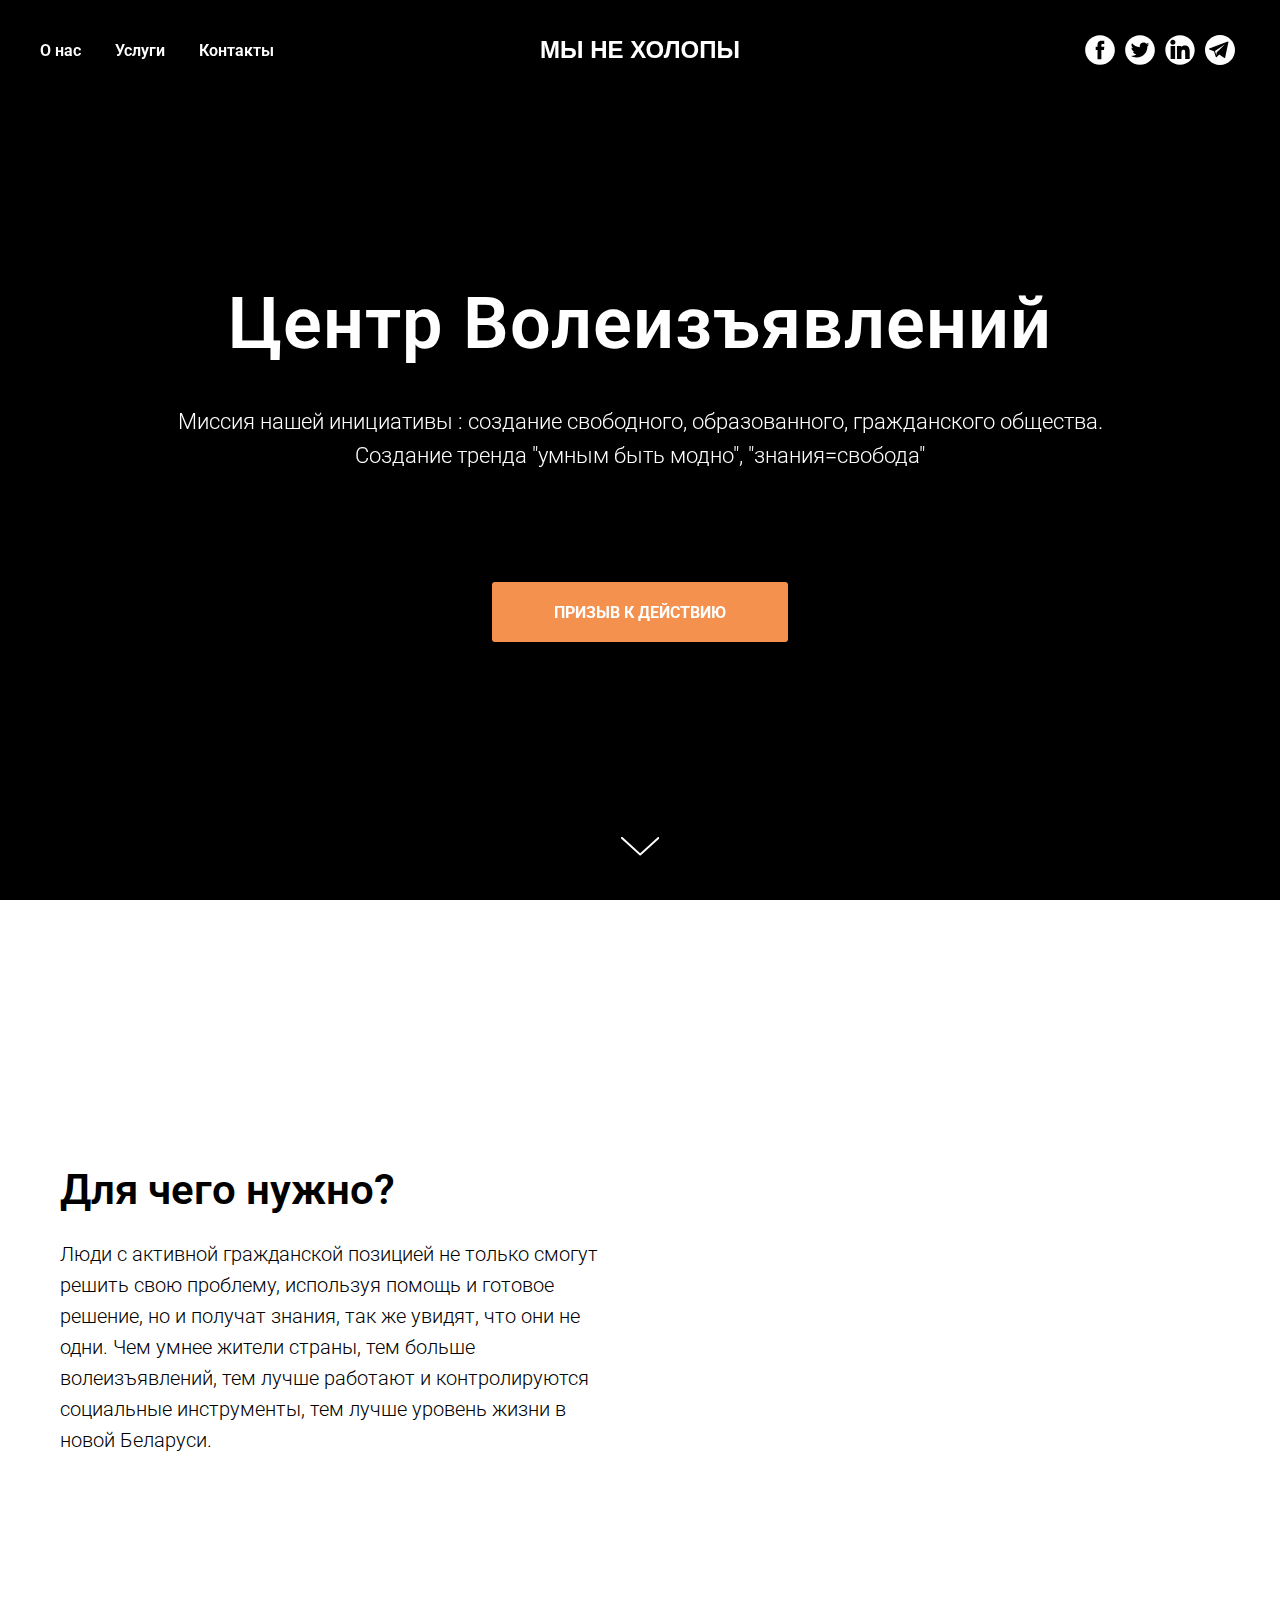
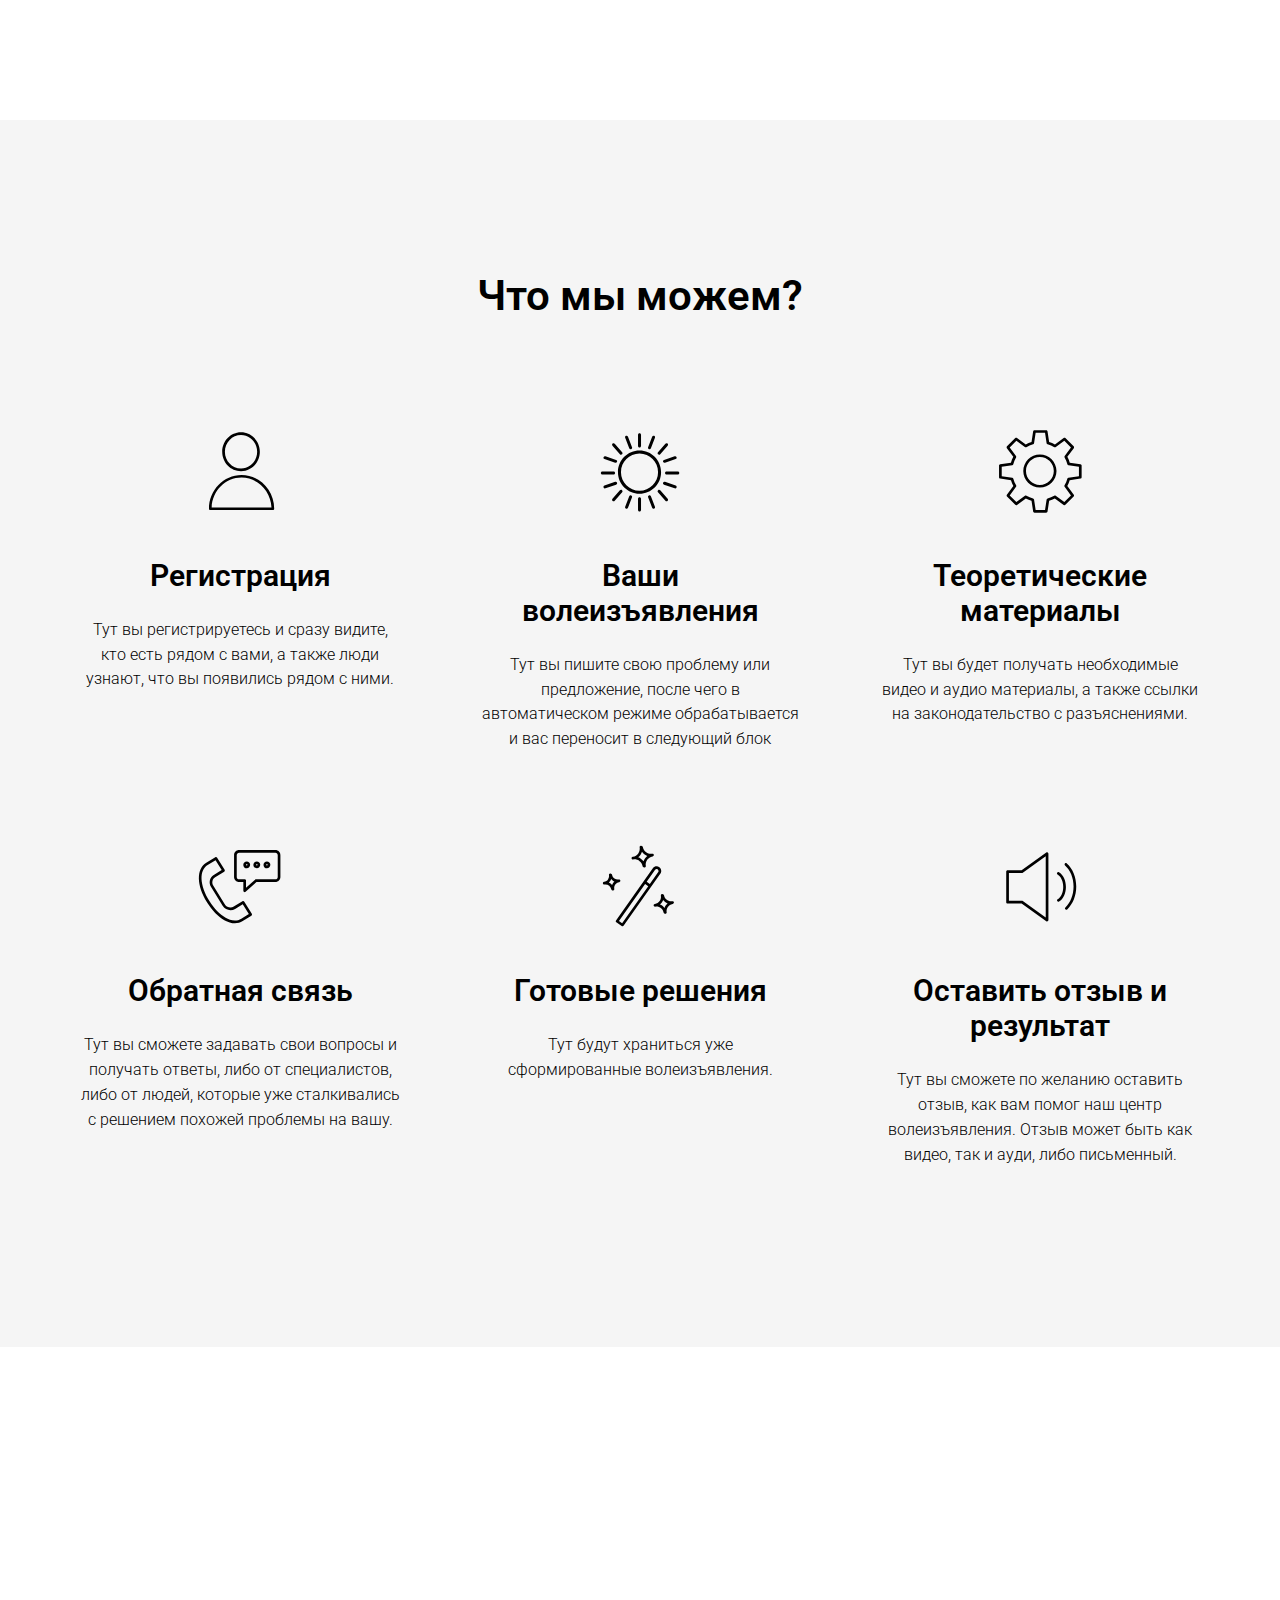
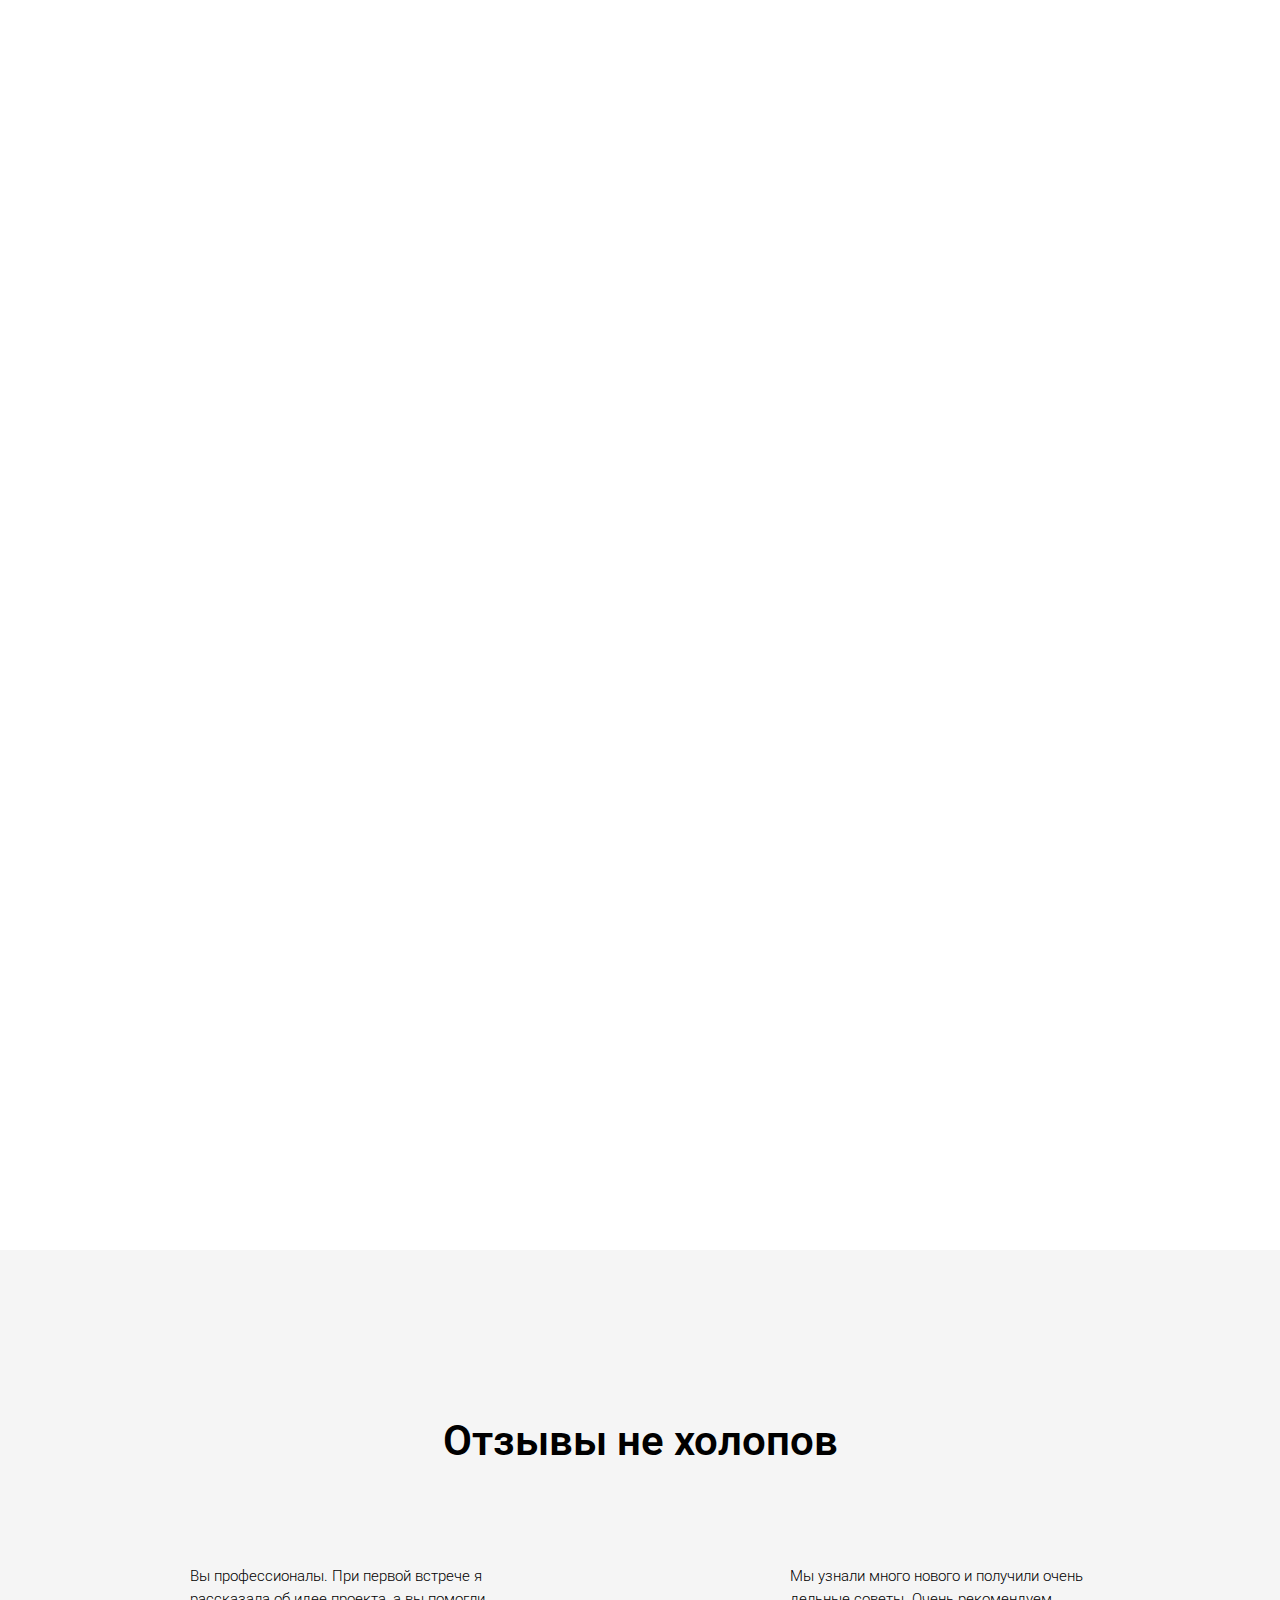
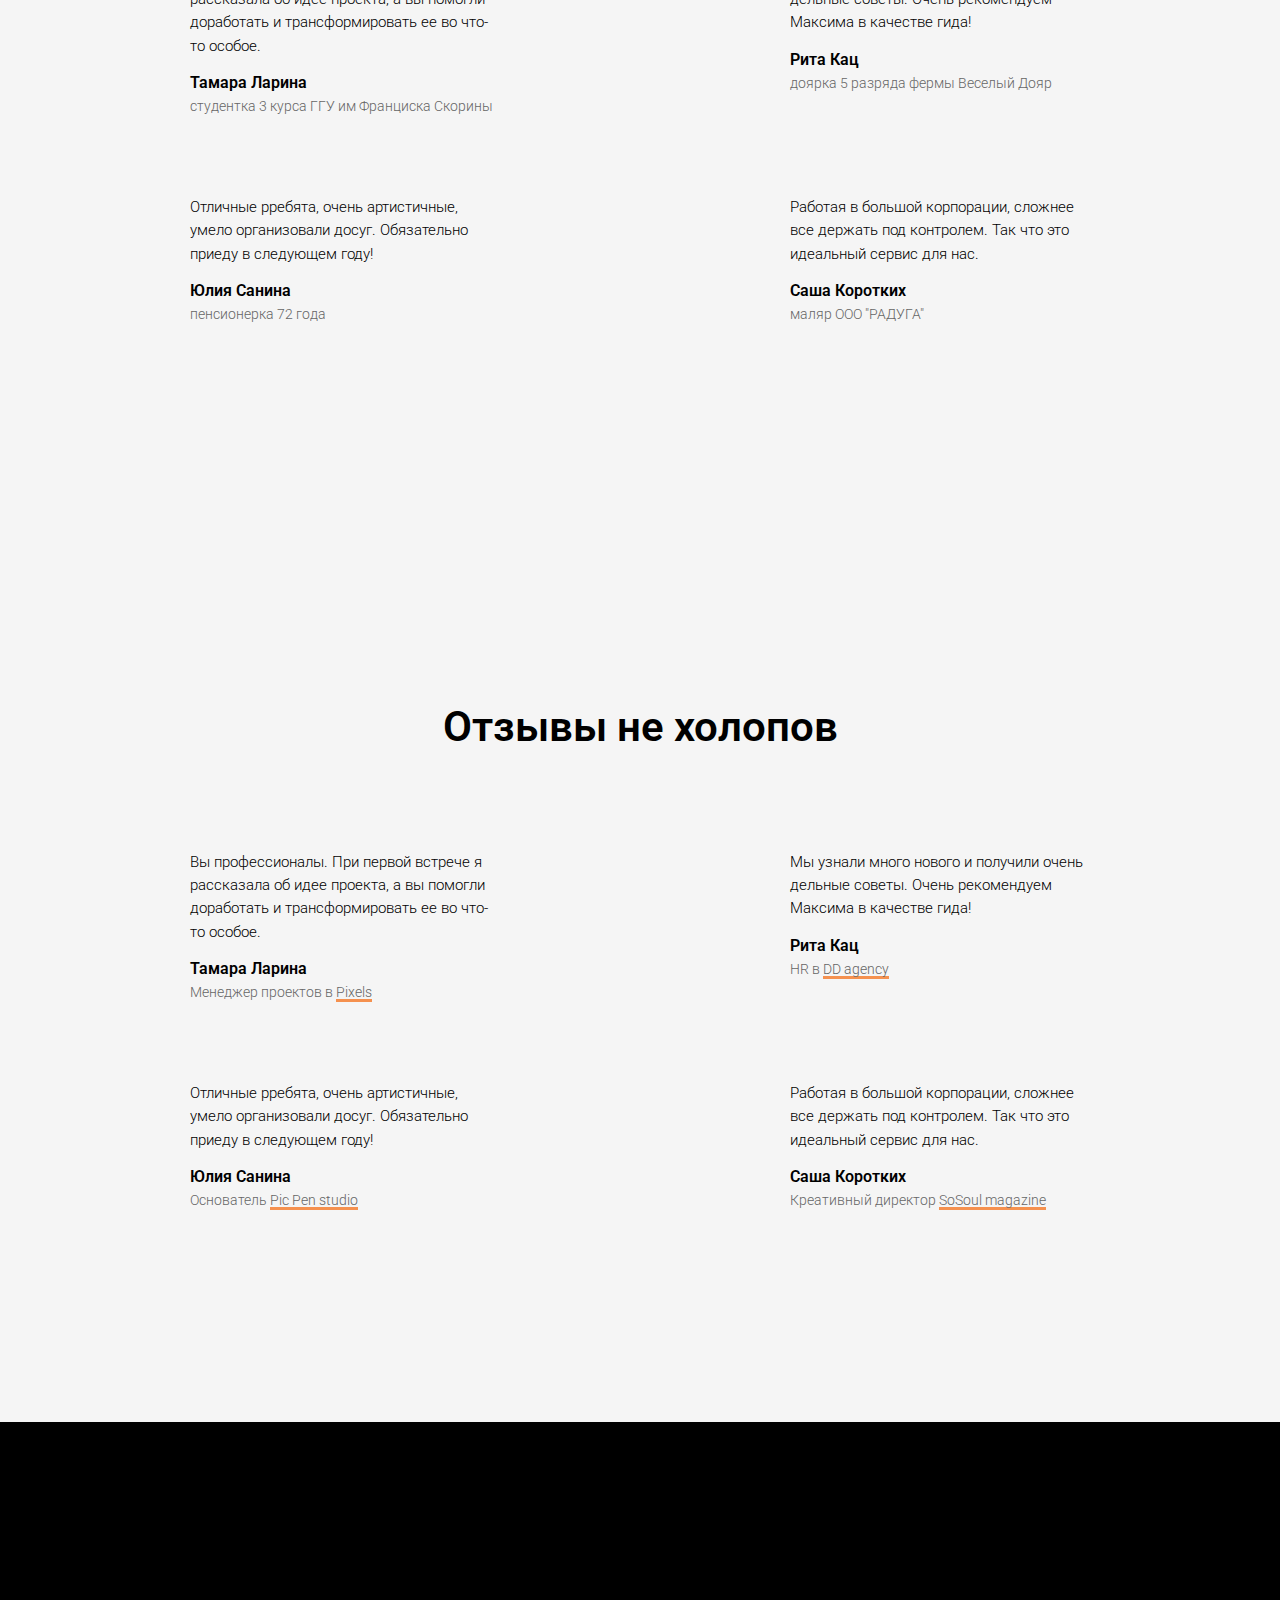
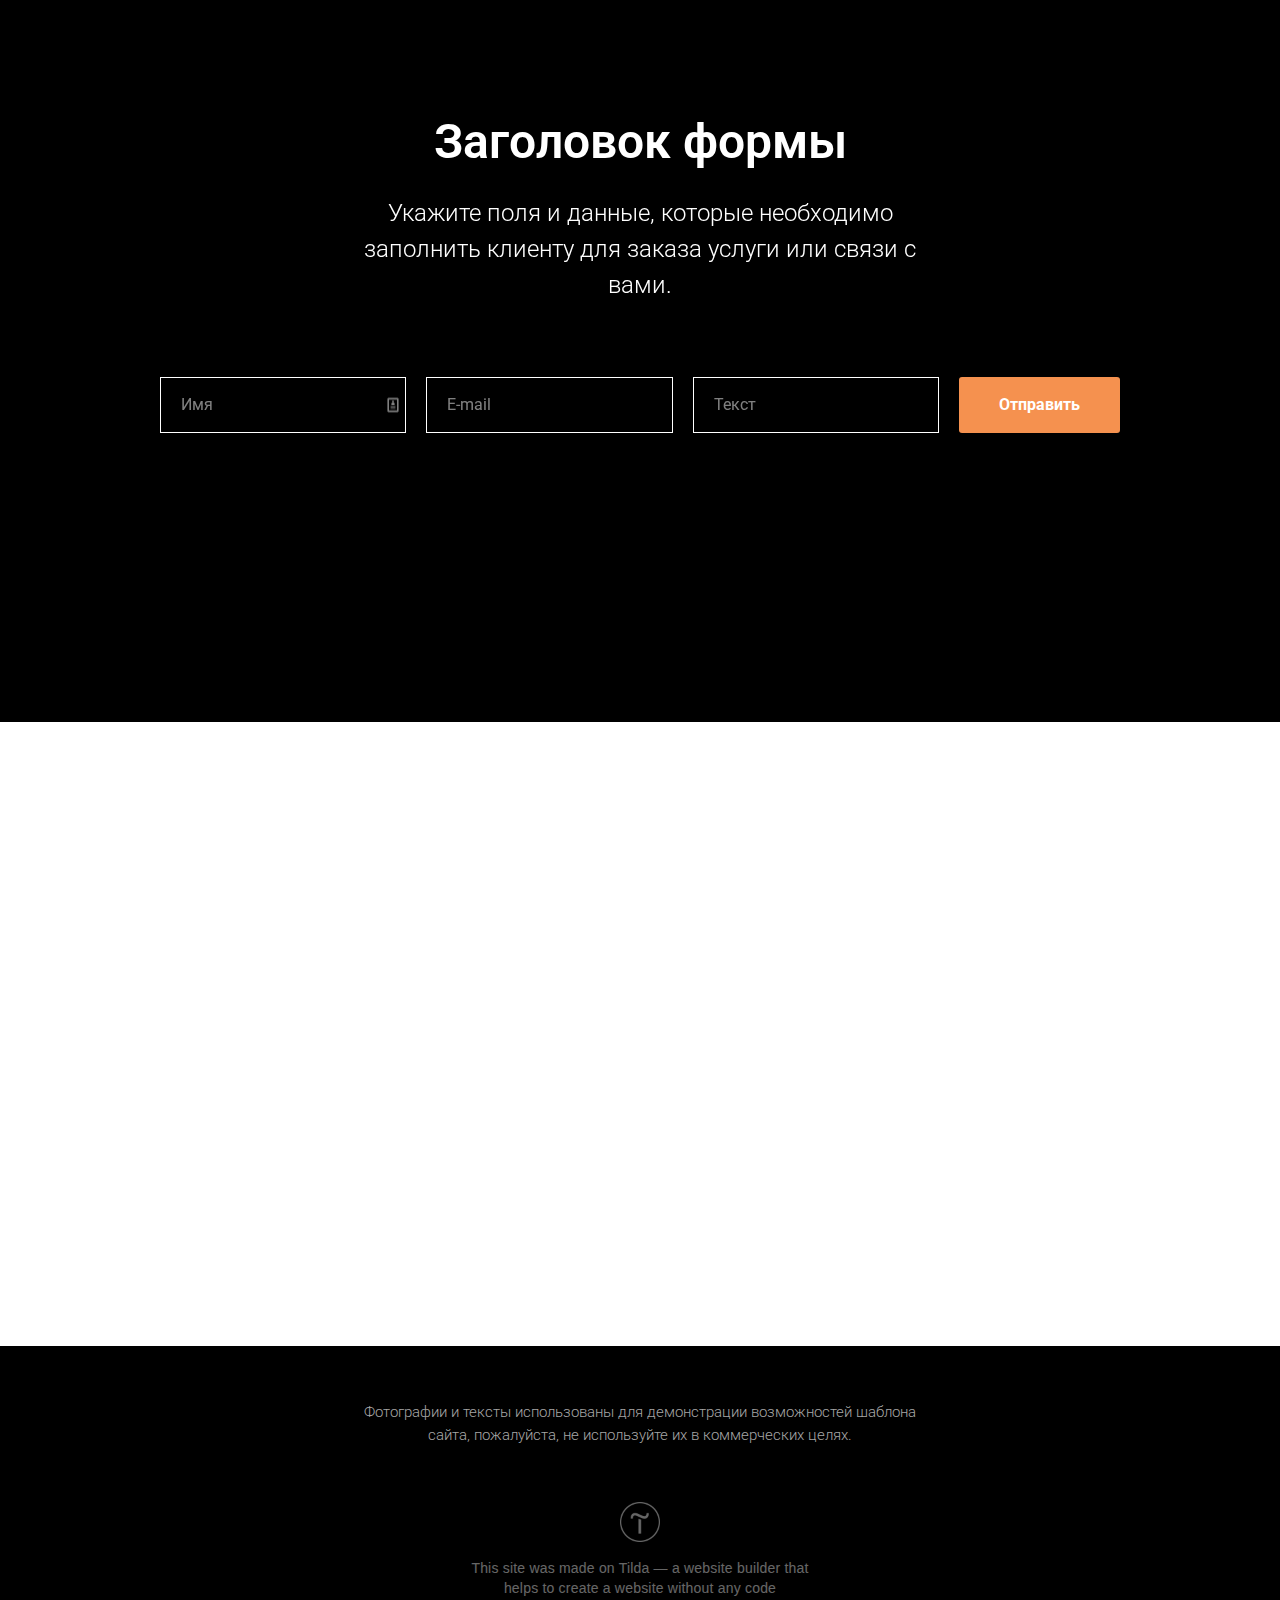
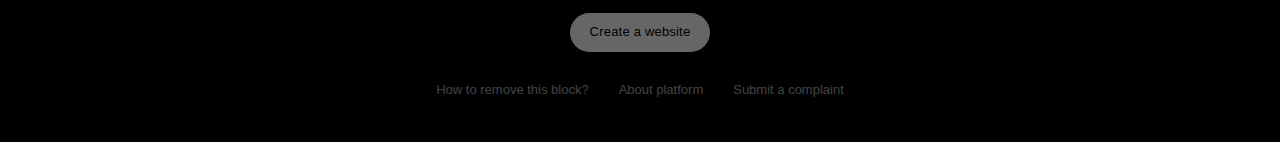
<file: index.html>
<!DOCTYPE html>
<!-- saved from url=(0031)http://project3658374.tilda.ws/ -->
<html>

<head>
    <meta http-equiv="Content-Type" content="text/html; charset=UTF-8">
    <meta name="viewport" content="width=device-width, initial-scale=1.0">
    <!--metatextblock-->
    <title>Универсальная страница компании</title>
    <meta name="description" content="Шаблон универсальной бизнес старницы">
    <meta property="og:url" content="http://project3658374.tilda.ws">
    <meta property="og:title" content="Универсальная страница компании">
    <meta property="og:description" content="Шаблон универсальной бизнес старницы">
    <meta property="og:type" content="website">
    <meta property="og:image" content="https://static.tildacdn.com/tild6239-6638-4865-b638-633631326634/-/resize/504x/rawpixelcom340966.jpg">
    <link rel="canonical" href="http://project3658374.tilda.ws/">
    <!--/metatextblock-->
    <meta property="fb:app_id" content="257953674358265">
    <meta name="format-detection" content="telephone=no">
    <meta http-equiv="x-dns-prefetch-control" content="on">
    <link rel="dns-prefetch" href="https://tilda.ws/">
    <link rel="dns-prefetch" href="https://static.tildacdn.com/">
    <meta name="robots" content="nofollow">
    <link rel="shortcut icon" href="https://static.tildacdn.com/img/tildafavicon.ico" type="image/x-icon">
    <!-- Assets -->
    <link rel="stylesheet" href="./index_files/tilda-grid-3.0.min.css" type="text/css" media="all">
    <link rel="stylesheet" href="./index_files/tilda-blocks-2.12.css" type="text/css" media="all">
    <link rel="stylesheet" href="./index_files/tilda-animation-1.0.min.css" type="text/css" media="all">
    <link rel="stylesheet" href="./index_files/tilda-menusub-1.0.min.css" type="text/css" media="all">
    <script type="text/javascript" async="" id="tildastatscript" src="./index_files/tildasimplestat-0.1.min.js.Без названия"></script>
    <script src="./index_files/jquery-1.10.2.min.js.Без названия"></script>
    <script src="./index_files/tilda-scripts-2.8.min.js.Без названия"></script>
    <script src="./index_files/tilda-blocks-2.7.js.Без названия"></script>
    <script src="./index_files/lazyload-1.3.min.js.Без названия" charset="utf-8"></script>
    <script src="./index_files/tilda-animation-1.0.min.js.Без названия" charset="utf-8"></script>
    <script src="./index_files/tilda-menusub-1.0.min.js.Без названия" charset="utf-8"></script>
    <script src="./index_files/tilda-forms-1.0.min.js.Без названия" charset="utf-8"></script>
    <script type="text/javascript">
        window.dataLayer = window.dataLayer || [];
    </script>
    <script type="text/javascript">
        if ((/bot|google|yandex|baidu|bing|msn|duckduckbot|teoma|slurp|crawler|spider|robot|crawling|facebook/i.test(navigator.userAgent)) === false && typeof(sessionStorage) != 'undefined' && sessionStorage.getItem('visited') !== 'y') {
            var style = document.createElement('style');
            style.type = 'text/css';
            style.innerHTML = '@media screen and (min-width: 980px) {.t-records {opacity: 0;}.t-records_animated {-webkit-transition: opacity ease-in-out .2s;-moz-transition: opacity ease-in-out .2s;-o-transition: opacity ease-in-out .2s;transition: opacity ease-in-out .2s;}.t-records.t-records_visible {opacity: 1;}}';
            document.getElementsByTagName('head')[0].appendChild(style);
            $(document).ready(function() {
                $('.t-records').addClass('t-records_animated');
                setTimeout(function() {
                    $('.t-records').addClass('t-records_visible');
                    sessionStorage.setItem('visited', 'y');
                }, 400);
            });
        }
    </script>
</head>

<body class="t-body" style="margin: 0px;">
    <!--allrecords-->
    <div id="allrecords" class="t-records" data-hook="blocks-collection-content-node" data-tilda-project-id="3658374" data-tilda-page-id="17188697" data-tilda-formskey="b22dca14cce7a34db0749a3c618f83b7" data-tilda-lazy="yes">
        <div id="rec279081986" class="r t-rec" style="background-color:#f50000; " data-animationappear="off" data-record-type="446" data-bg-color="#f50000">
            <!-- T446 -->
            <div id="nav279081986marker"></div>
            <div id="nav279081986" class="t446 t446__positionabsolute " style="background-color: rgba(255,255,255,0.0); height:100px; " data-bgcolor-hex="#ffffff" data-bgcolor-rgba="rgba(255,255,255,0.0)" data-navmarker="nav279081986marker" data-appearoffset=""
                data-bgopacity-two="" data-menushadow="0" data-bgopacity="0.0" data-menu-items-align="left" data-menu="yes">
                <div class="t446__maincontainer " style="height:100px;">
                    <div class="t446__logowrapper">
                        <div class="t446__logowrapper2">
                            <div>
                                <div class="t446__logo t-title" field="title" style="color:#ffffff;font-weight:600;font-family:&#39;Arial&#39;;">МЫ НЕ ХОЛОПЫ</div>
                            </div>
                        </div>
                    </div>
                    <div class="t446__leftwrapper" style="text-align: left; padding-right: 150px;">
                        <div class="t446__leftmenuwrapper">
                            <ul class="t446__list">
                                <li class="t446__list_item"><a class="t-menu__link-item" href="http://project3658374.tilda.ws/#about" data-menu-submenu-hook="" style="color:#ffffff;font-weight:600;" data-menu-item-number="1">О нас</a> </li>
                                <li class="t446__list_item"><a class="t-menu__link-item" href="http://project3658374.tilda.ws/#service" data-menu-submenu-hook="" style="color:#ffffff;font-weight:600;" data-menu-item-number="2">Услуги</a> </li>
                                <li class="t446__list_item"><a class="t-menu__link-item" href="http://project3658374.tilda.ws/#contacts" data-menu-submenu-hook="" style="color:#ffffff;font-weight:600;" data-menu-item-number="3">Контакты</a> </li>
                            </ul>
                        </div>
                    </div>
                    <div class="t446__rightwrapper" style="text-align: right; padding-left: 150px;">
                        <div class="t446__rightmenuwrapper">
                            <ul class="t446__list"> </ul>
                        </div>
                        <div class="t446__additionalwrapper">
                            <div class="t-sociallinks">
                                <div class="t-sociallinks__wrapper">
                                    <div class="t-sociallinks__item">
                                        <a href="https://www.google.com/" target="_blank"> <svg class="t-sociallinks__svg" version="1.1" id="Layer_1" xmlns="http://www.w3.org/2000/svg" xmlns:xlink="http://www.w3.org/1999/xlink" x="0px" y="0px" width="30px" height="30px" viewBox="0 0 48 48" enable-background="new 0 0 48 48"
                                                xml:space="preserve"><desc>Facebook</desc><path style="fill:#ffffff;" d="M47.761,24c0,13.121-10.638,23.76-23.758,23.76C10.877,47.76,0.239,37.121,0.239,24c0-13.124,10.638-23.76,23.764-23.76C37.123,0.24,47.761,10.876,47.761,24 M20.033,38.85H26.2V24.01h4.163l0.539-5.242H26.2v-3.083c0-1.156,0.769-1.427,1.308-1.427h3.318V9.168L26.258,9.15c-5.072,0-6.225,3.796-6.225,6.224v3.394H17.1v5.242h2.933V38.85z"></path></svg>                                            </a>
                                    </div>
                                    <div class="t-sociallinks__item">
                                        <a href="https://www.google.com/" target="_blank"> <svg class="t-sociallinks__svg" version="1.1" id="Layer_1" xmlns="http://www.w3.org/2000/svg" xmlns:xlink="http://www.w3.org/1999/xlink" x="0px" y="0px" width="30px" height="30px" viewBox="0 0 48 48" enable-background="new 0 0 48 48"
                                                xml:space="preserve"><desc>Twitter</desc><path style="fill:#ffffff;" d="M47.762,24c0,13.121-10.639,23.76-23.761,23.76S0.24,37.121,0.24,24c0-13.124,10.639-23.76,23.761-23.76 S47.762,10.876,47.762,24 M38.031,12.375c-1.177,0.7-2.481,1.208-3.87,1.481c-1.11-1.186-2.694-1.926-4.455-1.926 c-3.364,0-6.093,2.729-6.093,6.095c0,0.478,0.054,0.941,0.156,1.388c-5.063-0.255-9.554-2.68-12.559-6.367 c-0.524,0.898-0.825,1.947-0.825,3.064c0,2.113,1.076,3.978,2.711,5.07c-0.998-0.031-1.939-0.306-2.761-0.762v0.077 c0,2.951,2.1,5.414,4.889,5.975c-0.512,0.14-1.05,0.215-1.606,0.215c-0.393,0-0.775-0.039-1.146-0.109 c0.777,2.42,3.026,4.182,5.692,4.232c-2.086,1.634-4.712,2.607-7.567,2.607c-0.492,0-0.977-0.027-1.453-0.084 c2.696,1.729,5.899,2.736,9.34,2.736c11.209,0,17.337-9.283,17.337-17.337c0-0.263-0.004-0.527-0.017-0.789 c1.19-0.858,2.224-1.932,3.039-3.152c-1.091,0.485-2.266,0.811-3.498,0.958C36.609,14.994,37.576,13.8,38.031,12.375"></path></svg>                                            </a>
                                    </div>
                                    <div class="t-sociallinks__item">
                                        <a href="http://project3658374.tilda.ws/" target="_blank"> <svg class="t-sociallinks__svg" version="1.1" id="Layer_1" xmlns="http://www.w3.org/2000/svg" xmlns:xlink="http://www.w3.org/1999/xlink" x="0px" y="0px" width="30px" height="30px" viewBox="0 0 48 48" enable-background="new 0 0 48 48"
                                                xml:space="preserve"><desc>LinkedIn</desc><path style="fill:#ffffff;" d="M8.99402 37.97V38.47H9.49402H15.714H16.214V37.97V17.9659V17.4659H15.714H9.49402H8.99402V17.9659V37.97ZM26.077 19.2614V17.969V17.469H25.577H19.613H19.113V17.969V37.973V38.473H19.613H25.829H26.329V37.973V28.077C26.329 26.7816 26.4561 25.6098 26.9179 24.7713C27.1424 24.3639 27.4438 24.0395 27.8525 23.8131C28.2641 23.585 28.814 23.4399 29.558 23.4399C30.2745 23.4399 30.7691 23.6067 31.1207 23.8523C31.4735 24.0988 31.7253 24.4547 31.9038 24.906C32.2721 25.8373 32.29 27.0626 32.29 28.245V37.974V38.474H32.79H39H39.5V37.974V27C39.5 24.2955 39.2136 21.7867 38.0551 19.9487C36.8633 18.0579 34.8148 16.9709 31.546 16.9709C29.0885 16.9709 27.2261 18.003 26.077 19.2614ZM47.501 24C47.501 36.9798 36.9789 47.5 24.001 47.5C11.0211 47.5 0.499023 36.9798 0.499023 24C0.499023 11.0222 11.0211 0.5 24.001 0.5C36.9788 0.5 47.501 11.0261 47.501 24ZM12.604 15.74C14.8675 15.74 16.706 13.9008 16.706 11.634C16.706 9.36816 14.8674 7.52905 12.604 7.52905C10.3344 7.52905 8.5 9.36834 8.5 11.634C8.5 13.8952 10.3339 15.74 12.604 15.74Z"></path></svg>                                            </a>
                                    </div>
                                    <div class="t-sociallinks__item">
                                        <a href="http://project3658374.tilda.ws/" target="_blank"> <svg class="t-sociallinks__svg" version="1.1" id="Layer_1" xmlns="http://www.w3.org/2000/svg" xmlns:xlink="http://www.w3.org/1999/xlink" width="30px" height="30px" viewBox="0 0 60 60" xml:space="preserve"><desc>Telegram</desc><path style="fill:#ffffff;" d="M30 0C13.4 0 0 13.4 0 30s13.4 30 30 30 30-13.4 30-30S46.6 0 30 0zm16.9 13.9l-6.7 31.5c-.1.6-.8.9-1.4.6l-10.3-6.9-5.5 5.2c-.5.4-1.2.2-1.4-.4L18 32.7l-9.5-3.9c-.7-.3-.7-1.5 0-1.8l37.1-14.1c.7-.2 1.4.3 1.3 1z"></path><path style="fill:#ffffff;" d="M22.7 40.6l.6-5.8 16.8-16.3-20.2 13.3"></path></svg>                                            </a>
                                    </div>
                                </div>
                            </div>
                        </div>
                    </div>
                </div>
            </div>
            <style>
                @media screen and (max-width: 980px) {}
            </style>
            <script>
                $(document).ready(function() {
                    t446_setLogoPadding('279081986');
                });
                var t446__doResize;
                $(window).resize(function() {
                    t446_checkOverflow('279081986', '100');
                    clearTimeout(t446__doResize);
                    t446__doResize = setTimeout(function() {
                        t446_checkOverflow('279081986', '100');
                    }, 200);
                });
                $(window).load(function() {
                    t446_checkOverflow('279081986', '100');
                });
                $(document).ready(function() {
                    t446_checkOverflow('279081986', '100');
                });
                $(document).ready(function() {
                    t446_highlight();
                });
                $(window).resize(function() {
                    t446_setBg('279081986');
                });
                $(document).ready(function() {
                    t446_setBg('279081986');
                });
            </script>
            <script type="text/javascript">
                $(document).ready(function() {
                    setTimeout(function() {
                        t_onFuncLoad('t_menusub_init', function() {
                            t_menusub_init('279081986');
                        });
                    }, 500);
                });
            </script>
            <style>
                @media screen and (max-width: 980px) {
                    #rec279081986 .t-menusub__menu .t-menusub__link-item {
                        color: #ffffff !important;
                    }
                    #rec279081986 .t-menusub__menu .t-menusub__link-item.t-active {
                        color: #ffffff !important;
                    }
                }
            </style>
            <!--[if IE 8]><style>#rec279081986 .t446 { filter: progid:DXImageTransform.Microsoft.gradient(startColorStr='#D9ffffff', endColorstr='#D9ffffff');
}</style><![endif]-->
        </div>
        <div id="rec279081987" class="r t-rec" style=" " data-animationappear="off" data-record-type="205">
            <!-- cover -->
            <div class="t-cover" id="recorddiv279081987" bgimgfield="img" style="height:100vh; background-image:url(&#39;https://static.tildacdn.com/tild6239-6638-4865-b638-633631326634/-/resize/20x/rawpixelcom340966.jpg&#39;);">
                <div class="t-cover__carrier loaded" id="coverCarry279081987" data-content-cover-id="279081987" data-content-cover-bg="https://static.tildacdn.com/tild6239-6638-4865-b638-633631326634/rawpixelcom340966.jpg" data-content-cover-height="100vh"
                    data-content-cover-parallax="" style="height: 100vh; background-attachment: scroll; background-image: url(&quot;https://thumb.tildacdn.com/tild6239-6638-4865-b638-633631326634/-/format/webp/rawpixelcom340966.jpg&quot;);" src=""></div>
                <div class="t-cover__filter" style="height:100vh;background-image: -moz-linear-gradient(top, rgba(0,0,0,0.60), rgba(0,0,0,0.70));background-image: -webkit-linear-gradient(top, rgba(0,0,0,0.60), rgba(0,0,0,0.70));background-image: -o-linear-gradient(top, rgba(0,0,0,0.60), rgba(0,0,0,0.70));background-image: -ms-linear-gradient(top, rgba(0,0,0,0.60), rgba(0,0,0,0.70));background-image: linear-gradient(top, rgba(0,0,0,0.60), rgba(0,0,0,0.70));filter: progid:DXImageTransform.Microsoft.gradient(startColorStr=&#39;#66000000&#39;, endColorstr=&#39;#4c000000&#39;);"></div>
                <div class="t-container">
                    <div class="t-width t-width_10" style="margin:0 auto;">
                        <div class="t-cover__wrapper t-valign_middle" style="height:100vh; position: relative;z-index:1;">
                            <div class="t182">
                                <div data-hook-content="covercontent">
                                    <div class="t182__wrapper">
                                        <div class="t182__title t-title t-title_xl t-animate t-animate_started" data-animate-style="fadeinup" data-animate-group="yes" style="transition-delay: 0s;" field="title">Центр Волеизъявлений</div>
                                        <div class="t182__descr t-descr t-descr_lg t-animate t-animate_started" data-animate-style="fadeinup" data-animate-group="yes" style="transition-delay: 0.3s;" field="descr">Миссия нашей инициативы : создание свободного, образованного, гражданского общества. Создание тренда "умным быть модно", "знания=свобода"<br><br></div>
                                        <div class="t182__buttons">
                                            <a href="http://project3658374.tilda.ws/" target="" class="t-btn t-animate t-animate_started" data-animate-style="fadeinup" data-animate-group="yes" style="color: rgb(255, 255, 255); background-color: rgb(245, 145, 79); border-radius: 3px; text-transform: uppercase; box-shadow: rgba(0, 0, 0, 0.3) 0px 0px 20px 0px;">
                                                <table style="width:100%; height:100%;">
                                                    <tbody>
                                                        <tr>
                                                            <td>Призыв к действию</td>
                                                        </tr>
                                                    </tbody>
                                                </table>
                                            </a>
                                        </div>
                                    </div>
                                </div>
                            </div>
                        </div>
                    </div>
                </div>
                <!-- arrow -->
                <div class="t-cover__arrow">
                    <div class="t-cover__arrow-wrapper t-cover__arrow-wrapper_animated">
                        <div class="t-cover__arrow_mobile"><svg class="t-cover__arrow-svg" style="fill:#ffffff;" x="0px" y="0px" width="38.417px" height="18.592px" viewBox="0 0 38.417 18.592"><g><path d="M19.208,18.592c-0.241,0-0.483-0.087-0.673-0.261L0.327,1.74c-0.408-0.372-0.438-1.004-0.066-1.413c0.372-0.409,1.004-0.439,1.413-0.066L19.208,16.24L36.743,0.261c0.411-0.372,1.042-0.342,1.413,0.066c0.372,0.408,0.343,1.041-0.065,1.413L19.881,18.332C19.691,18.505,19.449,18.592,19.208,18.592z"></path></g></svg></div>
                    </div>
                </div>
                <!-- arrow -->
            </div>
            <style>
                #rec279081987 .t-btn[data-btneffects-first],
                #rec279081987 .t-btn[data-btneffects-second],
                #rec279081987 .t-submit[data-btneffects-first],
                #rec279081987 .t-submit[data-btneffects-second] {
                    position: relative;
                    overflow: hidden;
                    -webkit-transform: translate3d(0, 0, 0);
                    transform: translate3d(0, 0, 0);
                }
            </style>
            <script type="text/javascript">
                $(document).ready(function() {});
            </script>
        </div>
        <div id="rec279081988" class="r t-rec t-rec_pt_180 t-rec_pb_180 r_showed r_anim" style="padding-top:180px;padding-bottom:180px; " data-record-type="486">
            <!-- T486 -->
            <div class="t486">
                <div class="t-container">
                    <div class="t486__top t-col t-col_6 ">
                        <div class="t486__textwrapper t-align_left" style="height: 460px;">
                            <div class="t486__content t-valign_middle">
                                <div class="t486__box">
                                    <div class="t486__title t-title t-title_xs " field="title" style="color:#000000;">Для чего нужно?</div>
                                    <div class="t486__descr t-descr t-descr_md " field="descr" style="color:#000000;">Люди с активной гражданской позицией не только смогут решить свою проблему, используя помощь и готовое решение, но и получат знания, так же увидят, что они не одни. Чем умнее жители страны, тем больше волеизъявлений,
                                        тем лучше работают и контролируются социальные инструменты, тем лучше уровень жизни в новой Беларуси.</div>
                                </div>
                            </div>
                        </div>
                    </div>
                    <div class="t-col t-col_5 ">
                        <div class="t486__imgcontainer">
                            <div class="t486__row">
                                <div class="t486__imgwrapper">
                                    <div class="t486__blockimg t-bgimg loaded" bgimgfield="img" data-original="https://static.tildacdn.com/tild6338-3539-4363-b130-636432346336/nastuhabootalebi2848.jpg" style="background-image: url(&quot;https://thumb.tildacdn.com/tild6338-3539-4363-b130-636432346336/-/cover/440x440/center/center/-/format/webp/nastuhabootalebi2848.jpg&quot;); height: 220px;"
                                        src=""></div>
                                    <div class="t486__separator"></div>
                                </div>
                                <div class="t486__imgwrapper">
                                    <div class="t486__blockimg t-bgimg loaded" bgimgfield="img2" data-original="https://static.tildacdn.com/tild3935-6166-4534-b337-623135326463/k193eye0005814.jpg" style="background-image: url(&quot;https://thumb.tildacdn.com/tild3935-6166-4534-b337-623135326463/-/cover/440x440/center/center/-/format/webp/k193eye0005814.jpg&quot;); height: 220px;"
                                        src=""></div>
                                    <div class="t486__separator"></div>
                                </div>
                            </div>
                            <div class="t486__row t486__row_last">
                                <div class="t486__imgwrapper">
                                    <div class="t486__blockimg t-bgimg" bgimgfield="img3" data-original="https://static.tildacdn.com/tild3233-3766-4966-b532-363865623462/ks22ake2303_15.jpg" style="background-image: url(&quot;https://static.tildacdn.com/tild3233-3766-4966-b532-363865623462/-/resizeb/20x/ks22ake2303_15.jpg&quot;); height: 220px;"></div>
                                    <div class="t486__separator"></div>
                                </div>
                                <div class="t486__imgwrapper">
                                    <div class="t486__blockimg t-bgimg" bgimgfield="img4" data-original="https://static.tildacdn.com/tild3035-6566-4230-b862-383166656531/k218chim00039.jpg" style="background-image: url(&quot;https://static.tildacdn.com/tild3035-6566-4230-b862-383166656531/-/resizeb/20x/k218chim00039.jpg&quot;); height: 220px;"></div>
                                    <div class="t486__separator"></div>
                                </div>
                            </div>
                        </div>
                    </div>
                </div>
            </div>
            <script type="text/javascript">
                $(window).resize(function() {
                    t486_setHeight('279081988');
                });
                $(document).ready(function() {
                    t486_setHeight('279081988');
                });
                $('.t486').bind('displayChanged', function() {
                    t486_setHeight('279081988');
                });
            </script>
        </div>
        <div id="rec279081989" class="r t-rec r_hidden r_anim" style=" " data-record-type="215">
            <a name="service" style="font-size:0;"></a>
        </div>
        <div id="rec279081990" class="r t-rec t-rec_pt_150 t-rec_pb_180" style="padding-top:150px;padding-bottom:180px;background-color:#f5f5f5; " data-record-type="490" data-bg-color="#f5f5f5" data-animationappear="off">
            <!-- t490 -->
            <div class="t490">
                <div class="t-section__container t-container">
                    <div class="t-col t-col_12">
                        <div class="t-section__topwrapper t-align_center">
                            <div class="t-section__title t-title t-title_xs" field="btitle">Что мы можем?</div>
                        </div>
                    </div>
                </div>
                <div class="t-container">
                    <div class="t490__col t-col t-col_4 t-align_center t-item"> <img src="./index_files/15re_man.svg" class="t490__img t-img" imgfield="li_img__1476968690512" style="width:90px;">
                        <div class="t490__wrappercenter ">
                            <div class="t-heading t-heading_md" style="" field="li_title__1476968690512">Регистрация</div>
                            <div class="t-descr t-descr_xs" style="" field="li_descr__1476968690512">Тут вы регистрируетесь и сразу видите, кто есть рядом с вами, а также люди узнают, что вы появились рядом с ними.</div>
                        </div>
                    </div>
                    <div class="t490__col t-col t-col_4 t-align_center t-item"> <img src="./index_files/6bs_sunbaths.svg" class="t490__img t-img" imgfield="li_img__1476968700508" style="width:90px;">
                        <div class="t490__wrappercenter ">
                            <div class="t-heading t-heading_md" style="" field="li_title__1476968700508">Ваши волеизъявления</div>
                            <div class="t-descr t-descr_xs" style="" field="li_descr__1476968700508">Тут вы пишите свою проблему или предложение, после чего в автоматическом режиме обрабатывается и вас переносит в следующий блок</div>
                        </div>
                    </div>
                    <div class="t490__col t-col t-col_4 t-align_center t-item"> <img src="./index_files/Tilda_Icons_30_system_settings.svg" class="t490__img t-img" imgfield="li_img__1476968722790" style="width:90px;">
                        <div class="t490__wrappercenter ">
                            <div class="t-heading t-heading_md" style="" field="li_title__1476968722790">Теоретические материалы</div>
                            <div class="t-descr t-descr_xs" style="" field="li_descr__1476968722790">Тут вы будет получать необходимые видео и аудио материалы, а также ссылки на законодательство с разъяснениями.</div>
                        </div>
                    </div>
                    <div class="t-clear t490__separator" style=""></div>
                    <div class="t490__col t-col t-col_4 t-align_center t-item"> <img src="./index_files/Tilda_Icons_28_law_consulting.svg" class="t490__img t-img" imgfield="li_img__1509711759928" style="width:90px;">
                        <div class="t490__wrappercenter ">
                            <div class="t-heading t-heading_md" style="" field="li_title__1509711759928">Обратная связь</div>
                            <div class="t-descr t-descr_xs" style="" field="li_descr__1509711759928">Тут вы сможете задавать свои вопросы и получать ответы, либо от специалистов, либо от людей, которые уже сталкивались с решением похожей проблемы на вашу.</div>
                        </div>
                    </div>
                    <div class="t490__col t-col t-col_4 t-align_center t-item"> <img src="./index_files/5ev_magic.svg" class="t490__img t-img" imgfield="li_img__1509711761609" style="width:90px;">
                        <div class="t490__wrappercenter ">
                            <div class="t-heading t-heading_md" style="" field="li_title__1509711761609">Готовые решения</div>
                            <div class="t-descr t-descr_xs" style="" field="li_descr__1509711761609">Тут будут храниться уже сформированные волеизъявления.</div>
                        </div>
                    </div>
                    <div class="t490__col t-col t-col_4 t-align_center t-item"> <img src="./index_files/Tilda_Icons_30_system_sound.svg" class="t490__img t-img" imgfield="li_img__1509711763218" style="width:90px;">
                        <div class="t490__wrappercenter ">
                            <div class="t-heading t-heading_md" style="" field="li_title__1509711763218">Оставить отзыв и результат</div>
                            <div class="t-descr t-descr_xs" style="" field="li_descr__1509711763218">Тут вы сможете по желанию оставить отзыв, как вам помог наш центр волеизъявления. Отзыв может быть как видео, так и ауди, либо письменный.</div>
                        </div>
                    </div>
                </div>
            </div>
        </div>
        <div id="rec279081991" class="r t-rec r_hidden r_anim" style=" " data-record-type="581">
            <!-- cover -->
            <div class="t-cover" id="recorddiv279081991" bgimgfield="img" style="height:560px; background-image:url(&#39;https://static.tildacdn.com/tild6433-6564-4637-a664-633236363765/-/resize/20x/blob.png&#39;);">
                <div class="t-cover__carrier" id="coverCarry279081991" data-content-cover-id="279081991" data-content-cover-bg="https://static.tildacdn.com/tild6433-6564-4637-a664-633236363765/blob.png" data-content-cover-height="560px" data-content-cover-parallax="fixed"
                    style="height:560px; "></div>
                <div class="t-cover__filter" style="height:560px;background-image: -moz-linear-gradient(top, rgba(0,0,0,0.80), rgba(0,0,0,0.90));background-image: -webkit-linear-gradient(top, rgba(0,0,0,0.80), rgba(0,0,0,0.90));background-image: -o-linear-gradient(top, rgba(0,0,0,0.80), rgba(0,0,0,0.90));background-image: -ms-linear-gradient(top, rgba(0,0,0,0.80), rgba(0,0,0,0.90));background-image: linear-gradient(top, rgba(0,0,0,0.80), rgba(0,0,0,0.90));filter: progid:DXImageTransform.Microsoft.gradient(startColorStr=&#39;#33000000&#39;, endColorstr=&#39;#19000000&#39;);"></div>
                <div class="t-container">
                    <div class="t-col t-col_10 t-prefix_1 t-align_center">
                        <div class="t-cover__wrapper t-valign_middle" style="height:560px; position: relative;z-index:1;">
                            <div class="t581">
                                <div data-hook-content="covercontent">
                                    <div class="t581__wrapper t-align_center">
                                        <div class="t581__title t-title t-title_sm t-margin_auto" style="" field="title">Человек главная ценность государства.</div>
                                        <div class="t581__descr t-descr t-descr_xl t-margin_auto" style="max-width:600px;" field="descr">Без вас, без людей, не функционировало бы ни одно государство, именно вы делаете всё что есть в государстве, производите и творите.</div>
                                        <div class="t581__buttons">
                                            <div class="t581__buttons-wrapper t-margin_auto"> <svg class="t581__arrow-icon_mobile" style="fill:#ffffff;" xmlns="http://www.w3.org/2000/svg" viewBox="0 0 35 70"><path d="M30.6 47.5c-.6-.5-1.6-.4-2.1.2L19 59.6V5.5c0-.8-.7-1.5-1.5-1.5S16 4.7 16 5.5v54.1L6.5 47.7c-.6-.6-1.5-.7-2.1-.2-.7.5-.8 1.5-.3 2.1l12.2 15.2c.3.4.7.6 1.2.6s.9-.2 1.2-.6l12.2-15.2c.5-.6.4-1.6-.3-2.1z"></path></svg>                                                <svg class="t581__arrow-icon " style="fill:#ffffff; " xmlns="http://www.w3.org/2000/svg" viewBox="0 0 80 180"><path d="M54.1 108c-.5 0-.9-.2-1.2-.6-.5-.7-.3-1.6.4-2.1 1.5-1 9.5-5.5 14.6-8.3-17.4-.5-31.3-7.3-41.3-20C9.9 55.7 9.5 24.2 14.2 3.7c.2-.8 1-1.3 1.8-1.1.8.2 1.3 1 1.1 1.8-4.6 19.9-4.2 50.3 11.8 70.8 9.5 12.2 23 18.6 39.9 18.9h.3l-3.2-4c-1.4-1.7-2.7-3.3-4.1-5.1-.7-.9-1.5-1.9-2.3-2.9-.5-.6-.4-1.6.2-2.1.6-.5 1.6-.4 2.1.2 0 0 0 .1.1.1l6.4 7.9c.5.6.9 1.1 1.4 1.7 1.5 1.8 3.1 3.6 4.3 5.5 0 .1.1.1.1.2.1.2.1.3.2.5v.3c0 .2 0 .3-.1.5 0 .1-.1.1-.1.2-.1.2-.2.3-.3.4-.1.1-.2.1-.3.2 0 0-.1 0-.2.1-.9.4-16 8.6-18.2 10.1-.4 0-.7.1-1 .1z"></path></svg>
                                                <a target="" class="t581__btn t-btn " style="color:#ffffff;background-color:#f5914f;border-radius:5px; -moz-border-radius:5px; -webkit-border-radius:5px;">
                                                    <table style="width:100%; height:100%;">
                                                        <tbody>
                                                            <tr>
                                                                <td>Призыв к действию</td>
                                                            </tr>
                                                        </tbody>
                                                    </table>
                                                </a>
                                            </div>
                                        </div>
                                    </div>
                                </div>
                            </div>
                        </div>
                    </div>
                </div>
            </div>
            <style>
                #rec279081991 .t-btn[data-btneffects-first],
                #rec279081991 .t-btn[data-btneffects-second],
                #rec279081991 .t-submit[data-btneffects-first],
                #rec279081991 .t-submit[data-btneffects-second] {
                    position: relative;
                    overflow: hidden;
                    -webkit-transform: translate3d(0, 0, 0);
                    transform: translate3d(0, 0, 0);
                }
            </style>
            <script type="text/javascript">
                $(document).ready(function() {});
            </script>
            <style>
                #rec279081991 .t-btn:not(.t-animate_no-hover):hover {
                    color: #4c79ff !important;
                    box-shadow: 0px 0px 20px 0px rgba(0, 0, 0, 0.7) !important;
                }
                
                #rec279081991 .t-btn:not(.t-animate_no-hover) {
                    -webkit-transition: background-color 0.2s ease-in-out, color 0.2s ease-in-out, border-color 0.2s ease-in-out, box-shadow 0.2s ease-in-out;
                    transition: background-color 0.2s ease-in-out, color 0.2s ease-in-out, border-color 0.2s ease-in-out, box-shadow 0.2s ease-in-out;
                }
            </style>
        </div>
        <div id="rec279081992" class="r t-rec r_hidden r_anim" style=" " data-record-type="215">
            <a name="about" style="font-size:0;"></a>
        </div>
        <div id="rec279081993" class="r t-rec t-rec_pt_165 t-rec_pb_180 r_hidden r_anim" style="padding-top:165px;padding-bottom:180px; " data-record-type="508">
            <!-- t508 -->
            <div class="t508">
                <div class="t-section__container t-container">
                    <div class="t-col t-col_12">
                        <div class="t-section__topwrapper t-align_center">
                            <div class="t-section__title t-title t-title_xs" field="btitle">Преимущества компании</div>
                        </div>
                    </div>
                </div>
                <div class="t-container">
                    <div class="t-col t-col_6 t-prefix_3 t-item">
                        <div class="t-cell t-valign_top"> <svg class="t508__checkmark" style="width:55px; height:55px;" fill="#f5914f" xmlns="http://www.w3.org/2000/svg" viewBox="0 0 100 100"><path d="M50.2 1.9C23.5 1.9 1.7 23.7 1.7 50.4s21.8 48.5 48.5 48.5 48.4-21.8 48.5-48.5c0-26.7-21.8-48.5-48.5-48.5zm-7.3 71.4L22.7 53.2l4.2-4.3 15.8 15.7 32.1-35.4 4.4 4-36.3 40.1z"></path><path d="M50.2 1.9C23.5 1.9 1.7 23.7 1.7 50.4s21.8 48.5 48.5 48.5 48.4-21.8 48.5-48.5c0-26.7-21.8-48.5-48.5-48.5zm-7.3 71.4L22.7 53.2l4.2-4.3 15.8 15.7 32.1-35.4 4.4 4-36.3 40.1z"></path></svg>                            </div>
                        <div class="t508__textwrapper t-cell t-valign_top" style="">
                            <div class="t-name t-name_md t508__bottommargin" style="" field="li_title__1476889049104">Преимущество 1</div>
                            <div class="t-descr t-descr_sm" style="" field="li_descr__1476889049104">Мы обучаем и рассказываем, как заставлять социальные инструменты работать правильно</div>
                        </div>
                    </div>
                    <div class="t-clear t508__separator" style=""></div>
                    <div class="t-col t-col_6 t-prefix_3 t-item">
                        <div class="t-cell t-valign_top"> <svg class="t508__checkmark" style="width:55px; height:55px;" fill="#f5914f" xmlns="http://www.w3.org/2000/svg" viewBox="0 0 100 100"><path d="M50.2 1.9C23.5 1.9 1.7 23.7 1.7 50.4s21.8 48.5 48.5 48.5 48.4-21.8 48.5-48.5c0-26.7-21.8-48.5-48.5-48.5zm-7.3 71.4L22.7 53.2l4.2-4.3 15.8 15.7 32.1-35.4 4.4 4-36.3 40.1z"></path><path d="M50.2 1.9C23.5 1.9 1.7 23.7 1.7 50.4s21.8 48.5 48.5 48.5 48.4-21.8 48.5-48.5c0-26.7-21.8-48.5-48.5-48.5zm-7.3 71.4L22.7 53.2l4.2-4.3 15.8 15.7 32.1-35.4 4.4 4-36.3 40.1z"></path></svg>                            </div>
                        <div class="t508__textwrapper t-cell t-valign_top" style="">
                            <div class="t-name t-name_md t508__bottommargin" style="" field="li_title__1476889075209">Преимущество 2</div>
                            <div class="t-descr t-descr_sm" style="" field="li_descr__1476889075209">Мы помогаем создать здоровое гражданское общество, а также благоприятную среду.</div>
                        </div>
                    </div>
                    <div class="t-clear t508__separator" style=""></div>
                    <div class="t-col t-col_6 t-prefix_3 t-item">
                        <div class="t-cell t-valign_top"> <svg class="t508__checkmark" style="width:55px; height:55px;" fill="#f5914f" xmlns="http://www.w3.org/2000/svg" viewBox="0 0 100 100"><path d="M50.2 1.9C23.5 1.9 1.7 23.7 1.7 50.4s21.8 48.5 48.5 48.5 48.4-21.8 48.5-48.5c0-26.7-21.8-48.5-48.5-48.5zm-7.3 71.4L22.7 53.2l4.2-4.3 15.8 15.7 32.1-35.4 4.4 4-36.3 40.1z"></path><path d="M50.2 1.9C23.5 1.9 1.7 23.7 1.7 50.4s21.8 48.5 48.5 48.5 48.4-21.8 48.5-48.5c0-26.7-21.8-48.5-48.5-48.5zm-7.3 71.4L22.7 53.2l4.2-4.3 15.8 15.7 32.1-35.4 4.4 4-36.3 40.1z"></path></svg>                            </div>
                        <div class="t508__textwrapper t-cell t-valign_top" style="">
                            <div class="t-name t-name_md t508__bottommargin" style="" field="li_title__1476889079427">Преимущество 3</div>
                            <div class="t-descr t-descr_sm" style="" field="li_descr__1476889079427">Мы не холопы помогаем воспитывать настоящую солидарность среди населения и превратить в народ. Так как народ является единственным источником власти.</div>
                        </div>
                    </div>
                </div>
            </div>
        </div>
        <div id="rec279081994" class="r t-rec t-rec_pt_165 t-rec_pb_210" style="padding-top:165px;padding-bottom:210px;background-color:#f5f5f5; " data-record-type="525" data-bg-color="#f5f5f5" data-animationappear="off">
            <!-- t525 -->
            <div class="t525">
                <div class="t-section__container t-container">
                    <div class="t-col t-col_12">
                        <div class="t-section__topwrapper t-align_center">
                            <div class="t-section__title t-title t-title_xs" field="btitle">Отзывы не холопов</div>
                        </div>
                    </div>
                </div>
                <div class="t525__container t-container">
                    <div class="t525__col t-col t-col_6">
                        <div class="t-cell t-valign_top">
                            <div class="t525__bgimg t525__img_circle t-bgimg" data-original="https://static.tildacdn.com/tild3165-3563-4261-b339-643731323234/christianarivers2499.jpg" bgimgfield="li_img__1478014691630" style=" background-image: url(&#39;https://static.tildacdn.com/tild3165-3563-4261-b339-643731323234/-/resizeb/20x/christianarivers2499.jpg&#39;);"></div>
                        </div>
                        <div class="t525__textwrapper t525__textwr_leftpadding t-cell t-valign_top">
                            <div class="t525__text t-text t-text_xs" field="li_text__1478014691630" style=" ">Вы профессионалы. При первой встрече я рассказала об идее проекта, а вы помогли доработать и трансформировать ее во что-то особое.</div>
                            <div class="t525__title t-name t-name_xs" field="li_title__1478014691630" style=" ">Тамара Ларина</div>
                            <div class="t525__descr t-descr t-descr_xxs" field="li_descr__1478014691630" style=" ">студентка 3 курса ГГУ им Франциска Скорины</div>
                        </div>
                    </div>
                    <div class="t525__col t-col t-col_6">
                        <div class="t-cell t-valign_top">
                            <div class="t525__bgimg t525__img_circle t-bgimg" data-original="https://static.tildacdn.com/tild6332-6632-4161-b239-373936333933/ks48name21449job14l.jpg" bgimgfield="li_img__1478014727987" style=" background-image: url(&#39;https://static.tildacdn.com/tild6332-6632-4161-b239-373936333933/-/resizeb/20x/ks48name21449job14l.jpg&#39;);"></div>
                        </div>
                        <div class="t525__textwrapper t525__textwr_leftpadding t-cell t-valign_top">
                            <div class="t525__text t-text t-text_xs" field="li_text__1478014727987" style=" ">Мы узнали много нового и получили очень дельные советы. Очень рекомендуем Максима в качестве гида!</div>
                            <div class="t525__title t-name t-name_xs" field="li_title__1478014727987" style=" ">Рита Кац</div>
                            <div class="t525__descr t-descr t-descr_xxs" field="li_descr__1478014727987" style=" ">доярка 5 разряда фермы Веселый Дояр</div>
                        </div>
                    </div>
                    <div class="t-clear t525__separator" style=""></div>
                    <div class="t525__col t-col t-col_6">
                        <div class="t-cell t-valign_top">
                            <div class="t525__bgimg t525__img_circle t-bgimg" data-original="https://static.tildacdn.com/tild3133-6134-4634-a233-326266323563/ks48name22023job35.jpg" bgimgfield="li_img__1478014761774" style=" background-image: url(&#39;https://static.tildacdn.com/tild3133-6134-4634-a233-326266323563/-/resizeb/20x/ks48name22023job35.jpg&#39;);"></div>
                        </div>
                        <div class="t525__textwrapper t525__textwr_leftpadding t-cell t-valign_top">
                            <div class="t525__text t-text t-text_xs" field="li_text__1478014761774" style=" ">Отличные рребята, очень артистичные, умело организовали досуг. Обязательно приеду в следующем году!</div>
                            <div class="t525__title t-name t-name_xs" field="li_title__1478014761774" style=" ">Юлия Санина</div>
                            <div class="t525__descr t-descr t-descr_xxs" field="li_descr__1478014761774" style=" ">пенсионерка 72 года</div>
                        </div>
                    </div>
                    <div class="t525__col t-col t-col_6">
                        <div class="t-cell t-valign_top">
                            <div class="t525__bgimg t525__img_circle t-bgimg" data-original="https://static.tildacdn.com/tild6561-6431-4238-a133-656431353965/knzten560.jpg" bgimgfield="li_img__1478014798002" style=" background-image: url(&#39;https://static.tildacdn.com/tild6561-6431-4238-a133-656431353965/-/resizeb/20x/knzten560.jpg&#39;);"></div>
                        </div>
                        <div class="t525__textwrapper t525__textwr_leftpadding t-cell t-valign_top">
                            <div class="t525__text t-text t-text_xs" field="li_text__1478014798002" style=" ">Работая в большой корпорации, сложнее все держать под контролем. Так что это идеальный сервис для нас.</div>
                            <div class="t525__title t-name t-name_xs" field="li_title__1478014798002" style=" ">Саша Коротких</div>
                            <div class="t525__descr t-descr t-descr_xxs" field="li_descr__1478014798002" style=" ">маляр ООО "РАДУГА"</div>
                        </div>
                    </div>
                </div>
            </div>
            <style>
                .t-review-social-links {
                    line-height: 0px;
                }
                
                .t-review-social-links__wrapper {
                    display: -webkit-box;
                    display: -ms-flexbox;
                    display: flex;
                    -webkit-box-align: center;
                    -ms-flex-align: center;
                    align-items: center;
                    -ms-flex-wrap: wrap;
                    flex-wrap: wrap;
                    width: auto;
                }
                
                .t-review-social-links {
                    margin-top: 15px;
                }
                
                .t-review-social-links__item {
                    padding: 0px 4px;
                }
                
                .t-review-social-links__item svg {
                    width: 20px;
                    height: 20px;
                }
                
                .t-review-social-links__wrapper_round .t-review-social-links__item svg {
                    width: 23px;
                    height: 23px;
                }
                
                .t-review-social-links__item:first-child {
                    padding-left: 0px;
                }
                
                @media screen and (max-width: 960px) {
                    .t-review-social-links__item {
                        margin-bottom: 3px;
                    }
                }
                
                @media screen and (max-width: 640px) {
                    .t-review-social-links {
                        margin-top: 13px;
                    }
                    .t-review-social-links__item {
                        padding: 0px 3px;
                    }
                    .t-review-social-links__item svg {
                        width: 17px;
                        height: 17px;
                    }
                    .t-review-social-links__wrapper_round .t-review-social-links__item svg {
                        width: 20px;
                        height: 20px;
                    }
                }
            </style>
            <script>
                function t_reviews_social_init(recid) {
                    var rec = $('#rec' + recid);
                    var social = rec.find('.t-review-social-links');
                    if (social !== 'undefined' && social.length > 0) {
                        social.each(function() {
                            var $this = $(this);
                            var socialAttr = $this.attr('data-social-links');
                            var socialWrapper = $this.find('.t-review-social-links__wrapper');
                            var links;
                            $this.removeAttr('data-social-links');
                            if (typeof socialAttr !== 'undefined') {
                                links = socialAttr.split(',');
                                links.forEach(function(item) {
                                    t_reviews_social_add_item(item, socialWrapper);
                                });
                            }
                        });
                    }
                }

                function t_reviews_social_add_item(item, socialWrapper) {
                    var fill = socialWrapper.attr('data-social-color') || '#000000';
                    var fb = '';
                    fb = '<div class="t-review-social-links__item">';
                    fb += '<a href="' + item + '" target="_blank">';
                    if (socialWrapper.hasClass('t-review-social-links__wrapper_round')) {
                        fb += '<svg class="t-review-social-links__svg" version="1.1" id="Layer_1" xmlns="http://www.w3.org/2000/svg" xmlns:xlink="http://www.w3.org/1999/xlink" x="0px" y="0px" width="30px" height="30px" viewBox="0 0 48 48" enable-background="new 0 0 48 48" xml:space="preserve" fill="' + fill + '"><desc>Facebook</desc><path d="M47.761,24c0,13.121-10.638,23.76-23.758,23.76C10.877,47.76,0.239,37.121,0.239,24c0-13.124,10.638-23.76,23.764-23.76C37.123,0.24,47.761,10.876,47.761,24 M20.033,38.85H26.2V24.01h4.163l0.539-5.242H26.2v-3.083c0-1.156,0.769-1.427,1.308-1.427h3.318V9.168L26.258,9.15c-5.072,0-6.225,3.796-6.225,6.224v3.394H17.1v5.242h2.933V38.85z"></path></svg>';
                    } else {
                        fb += '<svg class="t-review-social-links__svg" xmlns="http://www.w3.org/2000/svg" width="25" height="25" viewBox="0 0 48 48" fill="' + fill + '"><path d="M21.1 7.8C22.5 6.5 24.5 6 26.4 6h6v6.3h-3.9c-.8-.1-1.6.6-1.8 1.4v4.2h5.7c-.1 2-.4 4.1-.7 6.1h-5v18h-7.4V24h-3.6v-6h3.6v-5.9c.1-1.7.7-3.3 1.8-4.3z"/></svg>';
                    }
                    fb += '</a>';
                    fb += '</div>';
                    var twi = '';
                    twi += '<div class="t-review-social-links__item">';
                    twi += '<a href="' + item + '" target="_blank">';
                    if (socialWrapper.hasClass('t-review-social-links__wrapper_round')) {
                        twi += '<svg class="t-review-social-links__svg" xmlns="http://www.w3.org/2000/svg" width="30" height="30" viewBox="0 0 48 48" fill="' + fill + '"><path d="M47.762 24c0 13.121-10.639 23.76-23.761 23.76S.24 37.121.24 24C.24 10.876 10.879.24 24.001.24S47.762 10.876 47.762 24m-9.731-11.625a12.148 12.148 0 0 1-3.87 1.481 6.08 6.08 0 0 0-4.455-1.926 6.095 6.095 0 0 0-6.093 6.095c0 .478.054.941.156 1.388a17.302 17.302 0 0 1-12.559-6.367 6.066 6.066 0 0 0-.825 3.064 6.088 6.088 0 0 0 2.711 5.07 6.075 6.075 0 0 1-2.761-.762v.077c0 2.951 2.1 5.414 4.889 5.975a6.079 6.079 0 0 1-2.752.106 6.104 6.104 0 0 0 5.692 4.232 12.226 12.226 0 0 1-7.567 2.607c-.492 0-.977-.027-1.453-.084a17.241 17.241 0 0 0 9.34 2.736c11.209 0 17.337-9.283 17.337-17.337 0-.263-.004-.527-.017-.789a12.358 12.358 0 0 0 3.039-3.152 12.138 12.138 0 0 1-3.498.958 6.089 6.089 0 0 0 2.686-3.372"/></svg>';
                    } else {
                        twi += '<svg class="t-review-social-links__svg" xmlns="http://www.w3.org/2000/svg" width="25" height="25" viewBox="0 0 48 48" fill="' + fill + '"><path d="M41.8 12.7c-1.3.6-2.8 1-4.2 1.1 1.5-1 2.6-2.3 3.2-4-1.5.8-2.9 1.5-4.7 1.8-1.3-1.5-3.2-2.3-5.3-2.3-4 0-7.3 3.2-7.3 7.3 0 .6 0 1.1.2 1.6-6-.3-11.3-3.2-15.1-7.6-.6 1.1-1 2.3-1 3.7 0 2.6 1.3 4.7 3.2 6-1.1 0-2.3-.3-3.2-1v.2c0 3.6 2.4 6.5 5.8 7.1-.6.2-1.3.3-1.9.3-.5 0-1 0-1.3-.2 1 2.9 3.6 5 6.8 5-2.4 1.9-5.7 3.1-9.1 3.1-.6 0-1.1 0-1.8-.2 3.2 2.1 7 3.2 11.2 3.2 13.4 0 20.7-11 20.7-20.7v-1c1.7-.7 2.8-2 3.8-3.4z"/></svg>';
                    }
                    twi += '</a>';
                    twi += '</div>';
                    var vk = '';
                    vk += '<div class="t-review-social-links__item">';
                    vk += '<a href="' + item + '" target="_blank">';
                    if (socialWrapper.hasClass('t-review-social-links__wrapper_round')) {
                        vk += '<svg class="t-review-social-links__svg" xmlns="http://www.w3.org/2000/svg" width="30" height="30" viewBox="0 0 48 48" fill="' + fill + '"><path d="M47.761 24c0 13.121-10.639 23.76-23.76 23.76C10.878 47.76.239 37.121.239 24 .239 10.877 10.878.24 24.001.24c13.121 0 23.76 10.637 23.76 23.76m-12.502 4.999c-2.621-2.433-2.271-2.041.89-6.25 1.923-2.562 2.696-4.126 2.45-4.796-.227-.639-1.64-.469-1.64-.469l-4.71.029s-.351-.048-.609.106c-.249.151-.414.505-.414.505s-.742 1.982-1.734 3.669c-2.094 3.559-2.935 3.747-3.277 3.524-.796-.516-.597-2.068-.597-3.171 0-3.449.522-4.887-1.02-5.259-.511-.124-.887-.205-2.195-.219-1.678-.016-3.101.007-3.904.398-.536.263-.949.847-.697.88.31.041 1.016.192 1.388.699.484.656.464 2.131.464 2.131s.282 4.056-.646 4.561c-.632.347-1.503-.36-3.37-3.588-.958-1.652-1.68-3.481-1.68-3.481s-.14-.344-.392-.527c-.299-.222-.722-.298-.722-.298l-4.469.018s-.674-.003-.919.289c-.219.259-.018.752-.018.752s3.499 8.104 7.573 12.23c3.638 3.784 7.764 3.36 7.764 3.36h1.867s.566.113.854-.189c.265-.288.256-.646.256-.646s-.034-2.512 1.129-2.883c1.15-.36 2.624 2.429 4.188 3.497 1.182.812 2.079.633 2.079.633l4.181-.056s2.186-.136 1.149-1.858c-.197-.139-.715-1.269-3.219-3.591"/></svg>';
                    } else {
                        vk += '<svg class="t-review-social-links__svg" xmlns="http://www.w3.org/2000/svg" width="25" height="25" viewBox="0 0 48 48" fill="' + fill + '"><path d="M41.2 22.2c.6-.8 1.1-1.5 1.5-2 2.7-3.5 3.8-5.8 3.5-6.8l-.2-.2c-.1-.1-.3-.3-.7-.4-.4-.1-.9-.1-1.5-.1h-7.2c-.2 0-.3 0-.3.1 0 0-.1 0-.1.1v.1c-.1 0-.2.1-.3.2-.1.1-.2.2-.2.4-.7 1.9-1.5 3.6-2.5 5.2-.6 1-1.1 1.8-1.6 2.5s-.9 1.2-1.2 1.5c-.3.3-.6.6-.9.8-.2.3-.4.4-.5.4-.1 0-.3-.1-.4-.1-.2-.1-.4-.3-.5-.6-.1-.2-.2-.5-.3-.9 0-.4-.1-.7-.1-.9v-4c0-.7 0-1.2.1-1.6v-1.3c0-.4 0-.8-.1-1.1-.1-.3-.1-.5-.2-.7-.1-.2-.3-.4-.5-.6-.2-.1-.5-.2-.8-.3-.8-.2-1.9-.3-3.1-.3-2.9 0-4.7.2-5.5.6-.3.2-.6.4-.9.7-.3.3-.3.5-.1.6.9.1 1.6.5 2 1l.1.3c.1.2.2.6.3 1.1.1.5.2 1.1.2 1.7.1 1.1.1 2.1 0 2.9-.1.8-.1 1.4-.2 1.9-.1.4-.2.8-.3 1.1-.1.3-.2.4-.3.5 0 .1-.1.1-.1.1-.1-.1-.4-.1-.6-.1-.2 0-.5-.1-.8-.3-.3-.2-.6-.5-1-.9-.3-.4-.7-.9-1.1-1.6-.4-.7-.8-1.5-1.3-2.4l-.4-.7c-.2-.4-.5-1.1-.9-1.9-.4-.8-.8-1.6-1.1-2.4-.1-.3-.3-.6-.6-.7l-.1-.1c-.1-.1-.2-.1-.4-.2s-.3-.1-.5-.2H3.2c-.6 0-1.1.1-1.3.4l-.1.1c0 .1-.1.2-.1.4s0 .4.1.6c.9 2.2 1.9 4.3 3 6.3s2 3.6 2.8 4.9c.8 1.2 1.6 2.4 2.4 3.5.8 1.1 1.4 1.8 1.7 2.1.3.3.5.5.6.7l.6.6c.4.4.9.8 1.6 1.3.7.5 1.5 1 2.4 1.5.9.5 1.9.9 3 1.2 1.2.3 2.3.4 3.4.4H26c.5 0 .9-.2 1.2-.5l.1-.1c.1-.1.1-.2.2-.4s.1-.4.1-.6c0-.7 0-1.3.1-1.8s.2-.9.4-1.2c.1-.3.3-.5.5-.7.2-.2.3-.3.4-.3.1 0 .1-.1.2-.1.4-.1.8 0 1.3.4s1 .8 1.4 1.3c.4.5 1 1.1 1.6 1.8.6.7 1.2 1.2 1.6 1.5l.5.3c.3.2.7.4 1.2.5.5.2.9.2 1.3.1l5.9-.1c.6 0 1-.1 1.4-.3.3-.2.5-.4.6-.6.1-.2.1-.5 0-.8-.1-.3-.1-.5-.2-.6-.1-.1-.1-.2-.2-.3-.8-1.4-2.2-3.1-4.4-5.1-1-.9-1.6-1.6-1.9-1.9-.5-.6-.6-1.2-.3-1.9.3-.5 1-1.5 2.2-3z"/></svg>';
                    }
                    vk += '</a>';
                    vk += '</div>';
                    var ok = '';
                    ok += '<div class="t-review-social-links__item">';
                    ok += '<a href="' + item + '" target="_blank">';
                    if (socialWrapper.hasClass('t-review-social-links__wrapper_round')) {
                        ok += '<svg class="t-review-social-links__svg" xmlns="http://www.w3.org/2000/svg" width="30" height="30" viewBox="0 0 30 30" fill="' + fill + '"><path d="M15.001 29.997C6.715 29.997 0 23.28 0 14.997 0 6.714 6.715 0 15.001 0 23.282-.001 30 6.713 30 14.998c0 8.283-6.716 14.999-14.998 14.999zM15 9.163c.986 0 1.787.803 1.787 1.787 0 .987-.801 1.788-1.787 1.788a1.788 1.788 0 0 1 0-3.574zm4.317 1.787a4.322 4.322 0 0 0-4.317-4.319 4.323 4.323 0 0 0-4.319 4.32A4.322 4.322 0 0 0 15 15.266a4.32 4.32 0 0 0 4.316-4.317zm-2.57 7.84a8.126 8.126 0 0 0 2.507-1.038 1.266 1.266 0 0 0-1.347-2.143 5.482 5.482 0 0 1-5.816 0 1.265 1.265 0 0 0-1.348 2.143c.78.49 1.628.838 2.507 1.038l-2.414 2.414a1.267 1.267 0 0 0 .894 2.16c.324 0 .649-.125.895-.37l2.371-2.373 2.373 2.373a1.265 1.265 0 0 0 1.788-1.789l-2.41-2.415z"/></svg>';
                    } else {
                        ok += '<svg class="t-review-social-links__svg" xmlns="http://www.w3.org/2000/svg" width="25" height="25" viewBox="0 0 25 25" fill="' + fill + '"><path d="M12.498 6.2a1.932 1.932 0 0 0-1.929 1.93 1.932 1.932 0 0 0 3.861 0 1.932 1.932 0 0 0-1.932-1.93zm0 6.592a4.668 4.668 0 0 1-4.66-4.662 4.665 4.665 0 0 1 4.66-4.663 4.666 4.666 0 0 1 4.664 4.663 4.669 4.669 0 0 1-4.664 4.662zm-1.884 3.801a8.75 8.75 0 0 1-2.708-1.12 1.367 1.367 0 1 1 1.455-2.312 5.925 5.925 0 0 0 6.276 0 1.367 1.367 0 1 1 1.456 2.311c-.832.522-1.749.9-2.707 1.12l2.606 2.608a1.367 1.367 0 0 1-1.933 1.931L12.5 18.569l-2.561 2.562a1.368 1.368 0 0 1-1.934-1.934l2.609-2.604z"/></svg>';
                    }
                    ok += '</a>';
                    ok += '</div>';
                    var behance = '';
                    behance += '<div class="t-review-social-links__item">';
                    behance += '<a href="' + item + '" target="_blank">';
                    if (socialWrapper.hasClass('t-review-social-links__wrapper_round')) {
                        behance += '<svg class="t-review-social-links__svg" xmlns="http://www.w3.org/2000/svg" width="30" height="30" viewBox="-455 257 48 48" fill="' + fill + '"><path d="M-421.541 278.608c-3.095 0-3.526 3.09-3.526 3.09h6.581c0-.001.042-3.09-3.055-3.09zM-436.472 281.697h-5.834v5.356h5.165c.088 0 .219.002.374 0 .831-.02 2.406-.261 2.406-2.604-.001-2.78-2.111-2.752-2.111-2.752z"/><path d="M-430.984 257C-444.248 257-455 267.75-455 281.014c0 13.263 10.752 24.016 24.016 24.016 13.262 0 24.014-10.752 24.014-24.016-.001-13.263-10.754-24.014-24.014-24.014zm5.054 14.756h8.267v2.467h-8.267v-2.467zm-4.179 12.943c0 6.116-6.364 5.914-6.364 5.914h-10.428v-20.038h10.428c3.168 0 5.668 1.75 5.668 5.335s-3.057 3.813-3.057 3.813c4.031 0 3.753 4.976 3.753 4.976zm15.466-.328h-10.384c0 3.722 3.526 3.487 3.526 3.487 3.329 0 3.213-2.156 3.213-2.156h3.527c0 5.722-6.859 5.33-6.859 5.33-8.227 0-7.698-7.661-7.698-7.661s-.008-7.698 7.698-7.698c8.112.001 6.977 8.698 6.977 8.698z"/><path d="M-435.055 276.221c0-2.084-1.417-2.084-1.417-2.084H-442.306v4.471h5.472c.944 0 1.779-.304 1.779-2.387z"/></svg>';
                    } else {
                        behance += '<svg class="t-review-social-links__svg" xmlns="http://www.w3.org/2000/svg" width="25" height="25" viewBox="0 0 25 25" fill="' + fill + '"><path d="M22.4 7.5h-5.6V6.1h5.6v1.4zm-9.3 5.7c.4.6.5 1.2.5 2s-.2 1.6-.6 2.2c-.3.4-.6.8-1 1.1-.4.3-1 .6-1.6.7-.6.1-1.3.2-2 .2H2.3V5.6H9c1.7 0 2.9.5 3.6 1.5.4.6.6 1.3.6 2.1s-.2 1.5-.6 2c-.2.3-.6.6-1.1.8.7.2 1.2.7 1.6 1.2zM5.5 11h2.9c.6 0 1.1-.1 1.5-.3.4-.2.6-.6.6-1.2s-.2-1.1-.7-1.3C9.3 8.1 8.7 8 8.1 8H5.5v3zm5.2 4c0-.7-.3-1.2-.9-1.5-.3-.2-.8-.2-1.4-.2h-3V17h2.9c.6 0 1.1-.1 1.4-.2.7-.3 1-.9 1-1.8zm13.8-2.2c.1.5.1 1.1.1 2h-7.2c0 1 .4 1.7 1 2.1.4.3.9.4 1.4.4.6 0 1.1-.1 1.4-.5.2-.2.4-.4.5-.7h2.6c-.1.6-.4 1.2-1 1.8-.9 1-2.1 1.4-3.7 1.4-1.3 0-2.5-.4-3.5-1.2-1-.8-1.5-2.1-1.5-4 0-1.7.5-3 1.4-4 .9-.9 2.1-1.4 3.5-1.4.9 0 1.6.2 2.3.5.7.3 1.3.8 1.7 1.5.6.6.8 1.3 1 2.1zm-2.7.2c0-.7-.3-1.2-.7-1.6-.4-.4-.9-.5-1.5-.5-.7 0-1.2.2-1.5.6-.4.4-.6.9-.7 1.5h4.4z"/></svg>';
                    }
                    behance += '</a>';
                    behance += '</div>';
                    var vimeo = '';
                    vimeo += '<div class="t-review-social-links__item">';
                    vimeo += '<a href="' + item + '" target="_blank">';
                    if (socialWrapper.hasClass('t-review-social-links__wrapper_round')) {
                        vimeo += '<svg class="t-review-social-links__svg" xmlns="http://www.w3.org/2000/svg" width="30" height="30" viewBox="-455 257 48 48" fill="' + fill + '"><path d="M-431 256.971c13.267 0 24.023 10.755 24.023 24.023s-10.755 24.023-24.023 24.023-24.023-10.755-24.023-24.023 10.756-24.023 24.023-24.023zm-12.262 19.146l.996 1.306s2.054-1.619 2.739-.81c.685.81 3.299 10.584 4.171 12.387.761 1.581 2.862 3.672 5.166 2.179 2.302-1.493 9.959-8.03 11.329-15.749 1.369-7.717-9.213-6.1-10.335.623 2.802-1.682 4.297.683 2.863 3.362-1.431 2.676-2.739 4.421-3.424 4.421-.683 0-1.209-1.791-1.992-4.92-.81-3.236-.804-9.064-4.17-8.403-3.171.623-7.343 5.604-7.343 5.604z"/></svg>';
                    } else {
                        vimeo += '<svg class="t-review-social-links__svg" xmlns="http://www.w3.org/2000/svg" width="25" height="25" viewBox="0 0 48 48" fill="' + fill + '"><path d="M2.9 16.5l1.6 2s3.2-2.5 4.3-1.3c1.1 1.3 5.2 16.5 6.5 19.3 1.2 2.5 4.5 5.7 8.1 3.4S39 27.4 41.1 15.3s-14.4-9.5-16.1 1c4.4-2.6 6.7 1.1 4.5 5.3s-4.3 6.9-5.3 6.9c-1.1 0-1.9-2.8-3.1-7.7-1.3-5.1-1.3-14.2-6.5-13.1-5.2 1-11.7 8.8-11.7 8.8z"/></svg>';
                    }
                    vimeo += '</a>';
                    vimeo += '</div>';
                    var youtube = '';
                    youtube += '<div class="t-review-social-links__item">';
                    youtube += '<a href="' + item + '" target="_blank">';
                    if (socialWrapper.hasClass('t-review-social-links__wrapper_round')) {
                        youtube += '<svg class="t-review-social-links__svg" xmlns="http://www.w3.org/2000/svg" width="30" height="30" viewBox="-455 257 48 48" fill="' + fill + '"><path d="M-431 257.013c13.248 0 23.987 10.74 23.987 23.987s-10.74 23.987-23.987 23.987-23.987-10.74-23.987-23.987 10.739-23.987 23.987-23.987zm11.815 18.08c-.25-1.337-1.363-2.335-2.642-2.458-3.054-.196-6.119-.355-9.178-.357-3.059-.002-6.113.154-9.167.347-1.284.124-2.397 1.117-2.646 2.459a40.163 40.163 0 0 0 0 11.672c.249 1.342 1.362 2.454 2.646 2.577 3.055.193 6.107.39 9.167.39 3.058 0 6.126-.172 9.178-.37 1.279-.124 2.392-1.269 2.642-2.606a39.769 39.769 0 0 0 0-11.654zm-14.591 9.342v-7.115l6.627 3.558-6.627 3.557z"/></svg>';
                    } else {
                        youtube += '<svg class="t-review-social-links__svg" xmlns="http://www.w3.org/2000/svg" width="25" height="25" viewBox="0 0 48 48" fill="' + fill + '"><path d="M43.9 15.3c-.4-3.1-2.2-5-5.3-5.3-3.6-.3-11.4-.5-15-.5-7.3 0-10.6.2-14.1.5-3.3.3-4.8 1.8-5.4 4.9-.4 2.1-.6 4.1-.6 8.9 0 4.3.2 6.9.5 9.2.4 3.1 2.5 4.8 5.7 5.1 3.6.3 10.9.5 14.4.5s11.2-.2 14.7-.6c3.1-.4 4.6-2 5.1-5.1 0 0 .5-3.3.5-9.1 0-3.3-.2-6.4-.5-8.5zM19.7 29.8V18l11.2 5.8-11.2 6z"/></svg>';
                    }
                    youtube += '</a>';
                    youtube += '</div>';
                    var instagram = '';
                    instagram += '<div class="t-review-social-links__item">';
                    instagram += ' <a href="' + item + '" target="_blank">';
                    if (socialWrapper.hasClass('t-review-social-links__wrapper_round')) {
                        instagram += '<svg class="t-review-social-links__svg" xmlns="http://www.w3.org/2000/svg" width="30" height="30" viewBox="0 0 30 30" fill="' + fill + '"><path d="M15 11.014a3.986 3.986 0 1 0 .001 7.971A3.986 3.986 0 0 0 15 11.014zm0 6.592A2.604 2.604 0 0 1 12.393 15 2.604 2.604 0 0 1 15 12.394 2.614 2.614 0 0 1 17.607 15 2.604 2.604 0 0 1 15 17.606zM19.385 9.556a.915.915 0 0 0-.92.921c0 .512.407.919.92.919a.914.914 0 0 0 .921-.919.916.916 0 0 0-.921-.921z"/><path d="M15.002.15C6.798.15.149 6.797.149 15c0 8.201 6.649 14.85 14.853 14.85 8.199 0 14.85-6.648 14.85-14.85 0-8.203-6.651-14.85-14.85-14.85zm7.664 18.115c0 2.423-1.979 4.401-4.416 4.401h-6.5c-2.438 0-4.417-1.979-4.417-4.386v-6.546c0-2.422 1.978-4.4 4.417-4.4h6.5c2.438 0 4.416 1.978 4.416 4.4v6.531z"/></svg>';
                    } else {
                        instagram += '<svg class="t-review-social-links__svg" xmlns="http://www.w3.org/2000/svg" width="25" height="25" viewBox="0 0 25 25" fill="' + fill + '"><path d="M16.396 3.312H8.604c-2.921 0-5.292 2.371-5.292 5.273v7.846c0 2.886 2.371 5.256 5.292 5.256h7.791c2.922 0 5.292-2.37 5.292-5.274V8.586c.001-2.903-2.37-5.274-5.291-5.274zM7.722 12.5a4.778 4.778 0 1 1 9.554 0 4.778 4.778 0 0 1-9.554 0zm10.034-4.318c-.615 0-1.104-.487-1.104-1.102s.488-1.103 1.104-1.103c.614 0 1.102.488 1.102 1.103s-.488 1.102-1.102 1.102z" /><path d="M12.5 9.376A3.12 3.12 0 0 0 9.376 12.5a3.12 3.12 0 0 0 3.124 3.124 3.12 3.12 0 0 0 3.124-3.124A3.133 3.133 0 0 0 12.5 9.376z"/></svg>';
                    }
                    instagram += '</a>';
                    instagram += '</div>';
                    var pinterest = '';
                    pinterest += '<div class="t-review-social-links__item">';
                    pinterest += '<a href="' + item + '" target="_blank">';
                    if (socialWrapper.hasClass('t-review-social-links__wrapper_round')) {
                        pinterest += '<svg class="t-review-social-links__svg" xmlns="http://www.w3.org/2000/svg" width="30" height="30" viewBox="-455 257 48 48" fill="' + fill + '"><path d="M-407 281c0 13.254-10.746 24-23.999 24-13.257 0-24.003-10.746-24.003-24 0-13.256 10.746-24 24.003-24 13.253 0 23.999 10.744 23.999 24zm-30.628 14.811c.027.205.29.254.409.1.17-.223 2.365-2.932 3.111-5.639.211-.768 1.212-4.738 1.212-4.738.599 1.145 2.349 2.148 4.21 2.148 5.539 0 9.297-5.049 9.297-11.809 0-5.111-4.329-9.873-10.909-9.873-8.186 0-12.314 5.871-12.314 10.766 0 2.963 1.122 5.6 3.527 6.582.395.162.749.006.863-.43.08-.303.268-1.065.353-1.385.114-.432.07-.582-.248-.959-.694-.818-1.138-1.879-1.138-3.381 0-4.353 3.259-8.252 8.484-8.252 4.627 0 7.169 2.828 7.169 6.603 0 4.969-2.198 9.162-5.461 9.162-1.804 0-3.153-1.49-2.722-3.32.518-2.182 1.522-4.537 1.522-6.113 0-1.41-.758-2.588-2.324-2.588-1.843 0-3.323 1.908-3.323 4.461 0 1.627.55 2.727.55 2.727l-2.217 9.391c-.657 2.787-.099 6.203-.051 6.547z"/></svg>';
                    } else {
                        pinterest += '<svg class="t-review-social-links__svg" xmlns="http://www.w3.org/2000/svg" width="25" height="25" viewBox="0 0 48 48" fill="' + fill + '"><path d="M24.9 5.5c4.2 0 7.7 1.3 10.5 3.9s4.1 5.7 4.1 9.2c0 4.6-1.2 8.4-3.5 11.3-2.3 3-5.3 4.5-8.9 4.5-1.2 0-2.3-.3-3.4-.9s-1.8-1.3-2.2-2c-.9 3.5-1.4 5.6-1.6 6.3-.7 2.4-2 4.9-4.1 7.5-.2.2-.4.2-.5-.1-.5-3.5-.5-6.4.1-8.7l2.9-12.6c-.5-.9-.7-2.1-.7-3.6 0-1.7.4-3.1 1.3-4.2s1.9-1.7 3.2-1.7c1 0 1.8.3 2.3 1 .5.6.8 1.5.8 2.4 0 .6-.1 1.4-.3 2.3-.2.9-.5 1.9-.9 3.1s-.6 2.1-.8 2.8c-.3 1.2-.1 2.2.7 3.1.7.9 1.7 1.3 3 1.3 2.1 0 3.8-1.2 5.2-3.6 1.4-2.4 2-5.3 2-8.7 0-2.6-.8-4.7-2.5-6.3-1.7-1.6-4-2.4-7-2.4-3.4 0-6.1 1.1-8.2 3.2S13 17.4 13 20.4c0 1.8.5 3.3 1.5 4.5.3.4.4.8.3 1.2 0 .1-.1.3-.2.6-.1.4-.1.6-.2.7 0 .1-.1.4-.2.6-.1.3-.3.4-.4.4h-.6c-3.1-1.3-4.7-4.2-4.7-8.7 0-3.6 1.5-6.9 4.4-9.9s7-4.3 12-4.3z"/></svg>';
                    }
                    pinterest += '</a>';
                    pinterest += '</div>';
                    var linkedin = '';
                    linkedin += '<div class="t-review-social-links__item">';
                    linkedin += '<a href="' + item + '" target="_blank">';
                    if (socialWrapper.hasClass('t-review-social-links__wrapper_round')) {
                        linkedin += '<svg class="t-review-social-links__svg" xmlns="http://www.w3.org/2000/svg" width="30" height="30" viewBox="-615 1477 48 48" fill="' + fill + '"><path d="M-566.999 1501c0 13.256-10.746 24-24 24-13.256 0-24.002-10.744-24.002-24 0-13.254 10.746-24 24.002-24 13.254 0 24 10.746 24 24zm-38.507 13.975h6.22v-20.004h-6.22v20.004zm3.11-22.739a3.606 3.606 0 0 0 0-7.211 3.603 3.603 0 0 0-3.604 3.605 3.604 3.604 0 0 0 3.604 3.606zm26.396 11.766c0-5.387-1.163-9.529-7.454-9.529-3.023 0-5.054 1.658-5.884 3.231h-.085v-2.733h-5.964v20.004h6.216v-9.896c0-2.609.493-5.137 3.729-5.137 3.186 0 3.232 2.984 3.232 5.305v9.729h6.21v-10.974z"/></svg>';
                    } else {
                        linkedin += '<svg class="t-review-social-links__svg" xmlns="http://www.w3.org/2000/svg" width="25" height="25" viewBox="0 0 48 48" fill="' + fill + '"><path d="M42.3 23.1v13.5h-7.9V24c0-3.2-1.1-5.3-4-5.3-2.2 0-3.5 1.5-4 2.9-.2.5-.3 1.2-.3 1.9v13.2h-7.9s.1-21.4 0-23.6h7.9v3.3s0 .1-.1.1h.1v-.1c1-1.6 2.9-3.9 7.1-3.9 5.2-.1 9.1 3.3 9.1 10.6zM10.1 1.6c-2.7 0-4.4 1.8-4.4 4.1S7.4 9.8 10 9.8h.1c2.7 0 4.4-1.8 4.4-4.1s-1.7-4.1-4.4-4.1zm-3.9 35H14V13H6.2v23.6z"/></svg>';
                    }
                    linkedin += '</a>';
                    linkedin += '</div>';
                    var soundcloud = '';
                    soundcloud += '<div class="t-review-social-links__item">';
                    soundcloud += '<a href="' + item + '" target="_blank">';
                    if (socialWrapper.hasClass('t-review-social-links__wrapper_round')) {
                        soundcloud += '<svg class="t-review-social-links__svg" xmlns="http://www.w3.org/2000/svg" xmlns:xlink="http://www.w3.org/1999/xlink" width="30" height="30" viewBox="0 0 48 48" fill="' + fill + '"><defs><path id="a" d="M0 0h48v48H0V0z"/></defs><g fill-rule="evenodd"><path d="M38.206 22.171c-.635 0-1.241.129-1.793.36-.369-4.177-3.871-7.453-8.144-7.453a8.28 8.28 0 0 0-2.965.553c-.35.136-.442.275-.446.546v14.709a.545.545 0 0 0 .5.531c.013.002 12.848 0 12.848 0 2.56 0 4.634-2.051 4.634-4.611a4.634 4.634 0 0 0-4.634-4.635zM24.17 16.237a.5.5 0 0 0-.582.043.517.517 0 0 0-.189.392v.053l-.21 10.388.107 1.92.103 1.869a.514.514 0 0 0 .51.505.515.515 0 0 0 .51-.509v.004l.228-3.79-.227-10.44a.517.517 0 0 0-.25-.435zm-1.364 14.72v-.001.001-.002.002zm-.215-13.813a.47.47 0 0 0-.264-.081.486.486 0 0 0-.478.477l-.001.09-.18 9.48.181 3.847.001.016a.48.48 0 0 0 .477.458c.246 0 .248-.054.335-.14a.486.486 0 0 0 .144-.336l.02-.38.181-3.463-.201-9.573a.487.487 0 0 0-.215-.395zm-1.853 1.479a.447.447 0 0 0-.446.444l-.2 8.044.2 3.87c.005.465.2.442.446.442.245 0 .44.023.446-.444v.003l.223-3.87-.223-8.046a.447.447 0 0 0-.446-.443zm-1.577-.273a.416.416 0 0 0-.414.412l-.219 8.349.219 3.895c.005.228.187.41.414.41a.416.416 0 0 0 .413-.412v.002l.246-3.895-.246-8.35a.416.416 0 0 0-.413-.411zm-1.184 12.693v-.002.002zm0-12.5a.385.385 0 0 0-.382-.38.384.384 0 0 0-.381.38l-.238 8.567.238 3.932c.006.21.173.377.381.377a.385.385 0 0 0 .382-.378l.268-3.931-.268-8.568zm-1.935-.069a.354.354 0 0 0-.35.347l-.256 8.288.257 3.957c.006.193.16.346.35.346a.354.354 0 0 0 .349-.347v.002l.29-3.958-.29-8.288a.355.355 0 0 0-.35-.347zm-1.564.691a.322.322 0 0 0-.318.315l-.275 7.65.276 3.998a.321.321 0 0 0 .317.313c.17 0 .31-.138.317-.315v.002l.312-3.999-.312-7.65a.323.323 0 0 0-.317-.314zM12.974 20.6a.29.29 0 0 0-.285.282l-.295 6.226.295 4.023a.29.29 0 0 0 .285.281.292.292 0 0 0 .285-.282v.001l.333-4.023-.333-6.226a.292.292 0 0 0-.285-.282zm-1.264 2.678a.258.258 0 0 0-.253-.248.257.257 0 0 0-.253.25l-.314 3.826.314 4.024c.008.142.117.25.253.25a.259.259 0 0 0 .253-.25l.356-4.024-.356-3.828zm0 7.851v.001zm-1.757-8.366a.226.226 0 0 0-.221.217l-.333 4.126.333 3.99c.009.124.104.217.22.217s.21-.093.221-.216l.4-3.991-.4-4.126c-.01-.123-.105-.217-.22-.217zm-1.493.142c-.1 0-.179.078-.189.185l-.351 4.015.351 3.868c.01.108.09.185.19.185.097 0 .176-.077.188-.184l.4-3.869-.4-4.015c-.012-.107-.091-.185-.189-.185zm-2.873 1.96c-.079 0-.14.06-.151.147l-.276 2.094.276 2.056c.01.086.072.147.15.147s.14-.06.152-.147l.326-2.056-.326-2.095c-.013-.086-.074-.145-.151-.145zM6.98 23.57c-.08 0-.146.064-.157.152l-.25 3.385.25 3.308c.011.088.077.152.157.152s.144-.062.156-.152l.422-3.308-.422-3.385c-.012-.09-.077-.152-.156-.152zM48 24c0 13.255-10.745 24-24 24C10.757 48 0 37.255 0 24 0 10.757 10.757 0 24 0c13.255 0 24 10.757 24 24z"/></g></svg>';
                    } else {
                        soundcloud += '<svg class="t-review-social-links__svg" xmlns="http://www.w3.org/2000/svg" width="25" height="25" viewBox="0 0 48 48" fill="' + fill + '"><path d="M1.6 24.3c-.2 0-.3.1-.3.3l-.5 6.2.5 6c0 .2.2.3.3.3.2 0 .3-.1.3-.3l.6-6-.6-6.2c0-.2-.1-.3-.3-.3zm3.3 12.6zm0-11.8c0-.2-.2-.4-.4-.4s-.4.2-.4.4l-.5 5.8.5 6.1c0 .2.2.4.4.4s.4-.2.4-.4l.5-6.1-.5-5.8zm2.7-6.2c-.3 0-.5.2-.5.5l-.4 11.5.4 6c0 .3.2.5.5.5s.5-.2.5-.5l.5-6-.5-11.6c-.1-.2-.3-.4-.5-.4zm3.8-1c0-.3-.3-.6-.6-.6s-.6.3-.6.6l-.4 13 .4 5.9c0 .3.3.6.6.6s.6-.3.6-.6l.4-5.9-.4-13zm2.7.1c-.4 0-.7.3-.7.7l-.3 12.2.3 5.9c0 .4.3.7.7.7.4 0 .7-.3.7-.7l.3-5.9-.3-12.2c0-.4-.3-.7-.7-.7zm3.7-3.6c-.1-.1-.3-.1-.4-.1-.2 0-.4.1-.5.2-.2.1-.3.4-.3.6v.1l-.3 15.7.2 2.9.2 2.8c0 .4.4.8.8.8s.8-.3.8-.8l.3-5.7-.3-15.8c-.1-.3-.3-.5-.5-.7zm22.4 9c-1 0-1.9.2-2.7.5-.6-6.3-5.9-11.3-12.3-11.3-1.6 0-3.1.3-4.5.8-.5.2-.7.4-.7.8v22.2c0 .4.3.8.8.8h19.4c3.9 0 7-3.1 7-7 0-3.7-3.1-6.8-7-6.8z"/></svg>';
                    }
                    soundcloud += '</a>';
                    soundcloud += ' </div>';
                    var telegram = '';
                    telegram += '<div class="t-review-social-links__item">';
                    telegram += '<a href="' + item + '" target="_blank">';
                    if (socialWrapper.hasClass('t-review-social-links__wrapper_round')) {
                        telegram += '<svg class="t-review-social-links__svg" xmlns="http://www.w3.org/2000/svg" width="30" height="30" viewBox="0 0 60 60" fill="' + fill + '"><path d="M30 0C13.4 0 0 13.4 0 30s13.4 30 30 30 30-13.4 30-30S46.6 0 30 0zm16.9 13.9l-6.7 31.5c-.1.6-.8.9-1.4.6l-10.3-6.9-5.5 5.2c-.5.4-1.2.2-1.4-.4L18 32.7l-9.5-3.9c-.7-.3-.7-1.5 0-1.8l37.1-14.1c.7-.2 1.4.3 1.3 1z"/><path d="M22.7 40.6l.6-5.8 16.8-16.3-20.2 13.3"/></svg>';
                    } else {
                        telegram += '<svg class="t-review-social-links__svg" xmlns="http://www.w3.org/2000/svg" width="25" height="25" viewBox="0 0 60 60" fill="' + fill + '"><path d="M52.5 9L6.1 26.9c-.9.4-.9 1.8 0 2.3L18 34.1l4.4 14.1c.3.8 1.2 1 1.8.5l6.8-6.4L43.9 51c.7.4 1.6 0 1.7-.7l8.4-40c.2-.8-.7-1.6-1.5-1.3zm-28 27.7l-.7 7.3-3.6-11.2L45.5 16l-21 20.7z"/></svg>';
                    }
                    telegram += '</a>';
                    telegram += '</div>';
                    if (item.indexOf('facebook') != -1) {
                        socialWrapper.append(fb);
                    }
                    if (item.indexOf('twitter') != -1) {
                        socialWrapper.append(twi);
                    }
                    if (item.indexOf('vk.com') != -1) {
                        socialWrapper.append(vk);
                    }
                    if (item.indexOf('ok.ru') != -1) {
                        socialWrapper.append(ok);
                    }
                    if (item.indexOf('behance') != -1) {
                        socialWrapper.append(behance);
                    }
                    if (item.indexOf('vimeo') != -1) {
                        socialWrapper.append(vimeo);
                    }
                    if (item.indexOf('youtube') != -1) {
                        socialWrapper.append(youtube);
                    }
                    if (item.indexOf('instagram') != -1) {
                        socialWrapper.append(instagram);
                    }
                    if (item.indexOf('pinterest') != -1) {
                        socialWrapper.append(pinterest);
                    }
                    if (item.indexOf('linkedin') != -1) {
                        socialWrapper.append(linkedin);
                    }
                    if (item.indexOf('soundcloud') != -1) {
                        socialWrapper.append(soundcloud);
                    }
                    if (item.indexOf('telegram') != -1) {
                        socialWrapper.append(telegram);
                    }
                }
            </script>
            <script type="text/javascript">
                $(document).ready(function() {
                    t_reviews_social_init('279081994');
                });
            </script>
            <style>
                @media screen and (max-width: 640px) {
                    .t525 .t-review-social-links__wrapper {
                        -webkit-box-pack: center;
                        -ms-flex-pack: center;
                        justify-content: center;
                    }
                }
            </style>
        </div>
        <div id="rec279098311" class="r t-rec t-rec_pt_165 t-rec_pb_210" style="padding-top:165px;padding-bottom:210px;background-color:#f5f5f5; " data-record-type="525" data-bg-color="#f5f5f5" data-animationappear="off">
            <!-- t525 -->
            <div class="t525">
                <div class="t-section__container t-container">
                    <div class="t-col t-col_12">
                        <div class="t-section__topwrapper t-align_center">
                            <div class="t-section__title t-title t-title_xs" field="btitle">Отзывы не холопов</div>
                        </div>
                    </div>
                </div>
                <div class="t525__container t-container">
                    <div class="t525__col t-col t-col_6">
                        <div class="t-cell t-valign_top">
                            <div class="t525__bgimg t525__img_circle t-bgimg" data-original="https://static.tildacdn.com/tild3165-3563-4261-b339-643731323234/christianarivers2499.jpg" bgimgfield="li_img__1478014691630" style=" background-image: url(&#39;https://static.tildacdn.com/tild3165-3563-4261-b339-643731323234/-/resizeb/20x/christianarivers2499.jpg&#39;);"></div>
                        </div>
                        <div class="t525__textwrapper t525__textwr_leftpadding t-cell t-valign_top">
                            <div class="t525__text t-text t-text_xs" field="li_text__1478014691630" style=" ">Вы профессионалы. При первой встрече я рассказала об идее проекта, а вы помогли доработать и трансформировать ее во что-то особое.</div>
                            <div class="t525__title t-name t-name_xs" field="li_title__1478014691630" style=" ">Тамара Ларина</div>
                            <div class="t525__descr t-descr t-descr_xxs" field="li_descr__1478014691630" style=" ">Менеджер проектов в <a href="https://tilda.cc/">Pixels</a></div>
                        </div>
                    </div>
                    <div class="t525__col t-col t-col_6">
                        <div class="t-cell t-valign_top">
                            <div class="t525__bgimg t525__img_circle t-bgimg" data-original="https://static.tildacdn.com/tild6332-6632-4161-b239-373936333933/ks48name21449job14l.jpg" bgimgfield="li_img__1478014727987" style=" background-image: url(&#39;https://static.tildacdn.com/tild6332-6632-4161-b239-373936333933/-/resizeb/20x/ks48name21449job14l.jpg&#39;);"></div>
                        </div>
                        <div class="t525__textwrapper t525__textwr_leftpadding t-cell t-valign_top">
                            <div class="t525__text t-text t-text_xs" field="li_text__1478014727987" style=" ">Мы узнали много нового и получили очень дельные советы. Очень рекомендуем Максима в качестве гида!</div>
                            <div class="t525__title t-name t-name_xs" field="li_title__1478014727987" style=" ">Рита Кац</div>
                            <div class="t525__descr t-descr t-descr_xxs" field="li_descr__1478014727987" style=" ">HR в <a href="https://google.com/">DD agency</a></div>
                        </div>
                    </div>
                    <div class="t-clear t525__separator" style=""></div>
                    <div class="t525__col t-col t-col_6">
                        <div class="t-cell t-valign_top">
                            <div class="t525__bgimg t525__img_circle t-bgimg" data-original="https://static.tildacdn.com/tild3133-6134-4634-a233-326266323563/ks48name22023job35.jpg" bgimgfield="li_img__1478014761774" style=" background-image: url(&#39;https://static.tildacdn.com/tild3133-6134-4634-a233-326266323563/-/resizeb/20x/ks48name22023job35.jpg&#39;);"></div>
                        </div>
                        <div class="t525__textwrapper t525__textwr_leftpadding t-cell t-valign_top">
                            <div class="t525__text t-text t-text_xs" field="li_text__1478014761774" style=" ">Отличные рребята, очень артистичные, умело организовали досуг. Обязательно приеду в следующем году!</div>
                            <div class="t525__title t-name t-name_xs" field="li_title__1478014761774" style=" ">Юлия Санина</div>
                            <div class="t525__descr t-descr t-descr_xxs" field="li_descr__1478014761774" style=" ">Основатель <a href="https://google.com/">Pic Pen studio</a></div>
                        </div>
                    </div>
                    <div class="t525__col t-col t-col_6">
                        <div class="t-cell t-valign_top">
                            <div class="t525__bgimg t525__img_circle t-bgimg" data-original="https://static.tildacdn.com/tild6561-6431-4238-a133-656431353965/knzten560.jpg" bgimgfield="li_img__1478014798002" style=" background-image: url(&#39;https://static.tildacdn.com/tild6561-6431-4238-a133-656431353965/-/resizeb/20x/knzten560.jpg&#39;);"></div>
                        </div>
                        <div class="t525__textwrapper t525__textwr_leftpadding t-cell t-valign_top">
                            <div class="t525__text t-text t-text_xs" field="li_text__1478014798002" style=" ">Работая в большой корпорации, сложнее все держать под контролем. Так что это идеальный сервис для нас.</div>
                            <div class="t525__title t-name t-name_xs" field="li_title__1478014798002" style=" ">Саша Коротких</div>
                            <div class="t525__descr t-descr t-descr_xxs" field="li_descr__1478014798002" style=" ">Креативный директор <a href="https://google.com/">SoSoul magazine</a></div>
                        </div>
                    </div>
                </div>
            </div>
            <style>
                .t-review-social-links {
                    line-height: 0px;
                }
                
                .t-review-social-links__wrapper {
                    display: -webkit-box;
                    display: -ms-flexbox;
                    display: flex;
                    -webkit-box-align: center;
                    -ms-flex-align: center;
                    align-items: center;
                    -ms-flex-wrap: wrap;
                    flex-wrap: wrap;
                    width: auto;
                }
                
                .t-review-social-links {
                    margin-top: 15px;
                }
                
                .t-review-social-links__item {
                    padding: 0px 4px;
                }
                
                .t-review-social-links__item svg {
                    width: 20px;
                    height: 20px;
                }
                
                .t-review-social-links__wrapper_round .t-review-social-links__item svg {
                    width: 23px;
                    height: 23px;
                }
                
                .t-review-social-links__item:first-child {
                    padding-left: 0px;
                }
                
                @media screen and (max-width: 960px) {
                    .t-review-social-links__item {
                        margin-bottom: 3px;
                    }
                }
                
                @media screen and (max-width: 640px) {
                    .t-review-social-links {
                        margin-top: 13px;
                    }
                    .t-review-social-links__item {
                        padding: 0px 3px;
                    }
                    .t-review-social-links__item svg {
                        width: 17px;
                        height: 17px;
                    }
                    .t-review-social-links__wrapper_round .t-review-social-links__item svg {
                        width: 20px;
                        height: 20px;
                    }
                }
            </style>
            <script>
                function t_reviews_social_init(recid) {
                    var rec = $('#rec' + recid);
                    var social = rec.find('.t-review-social-links');
                    if (social !== 'undefined' && social.length > 0) {
                        social.each(function() {
                            var $this = $(this);
                            var socialAttr = $this.attr('data-social-links');
                            var socialWrapper = $this.find('.t-review-social-links__wrapper');
                            var links;
                            $this.removeAttr('data-social-links');
                            if (typeof socialAttr !== 'undefined') {
                                links = socialAttr.split(',');
                                links.forEach(function(item) {
                                    t_reviews_social_add_item(item, socialWrapper);
                                });
                            }
                        });
                    }
                }

                function t_reviews_social_add_item(item, socialWrapper) {
                    var fill = socialWrapper.attr('data-social-color') || '#000000';
                    var fb = '';
                    fb = '<div class="t-review-social-links__item">';
                    fb += '<a href="' + item + '" target="_blank">';
                    if (socialWrapper.hasClass('t-review-social-links__wrapper_round')) {
                        fb += '<svg class="t-review-social-links__svg" version="1.1" id="Layer_1" xmlns="http://www.w3.org/2000/svg" xmlns:xlink="http://www.w3.org/1999/xlink" x="0px" y="0px" width="30px" height="30px" viewBox="0 0 48 48" enable-background="new 0 0 48 48" xml:space="preserve" fill="' + fill + '"><desc>Facebook</desc><path d="M47.761,24c0,13.121-10.638,23.76-23.758,23.76C10.877,47.76,0.239,37.121,0.239,24c0-13.124,10.638-23.76,23.764-23.76C37.123,0.24,47.761,10.876,47.761,24 M20.033,38.85H26.2V24.01h4.163l0.539-5.242H26.2v-3.083c0-1.156,0.769-1.427,1.308-1.427h3.318V9.168L26.258,9.15c-5.072,0-6.225,3.796-6.225,6.224v3.394H17.1v5.242h2.933V38.85z"></path></svg>';
                    } else {
                        fb += '<svg class="t-review-social-links__svg" xmlns="http://www.w3.org/2000/svg" width="25" height="25" viewBox="0 0 48 48" fill="' + fill + '"><path d="M21.1 7.8C22.5 6.5 24.5 6 26.4 6h6v6.3h-3.9c-.8-.1-1.6.6-1.8 1.4v4.2h5.7c-.1 2-.4 4.1-.7 6.1h-5v18h-7.4V24h-3.6v-6h3.6v-5.9c.1-1.7.7-3.3 1.8-4.3z"/></svg>';
                    }
                    fb += '</a>';
                    fb += '</div>';
                    var twi = '';
                    twi += '<div class="t-review-social-links__item">';
                    twi += '<a href="' + item + '" target="_blank">';
                    if (socialWrapper.hasClass('t-review-social-links__wrapper_round')) {
                        twi += '<svg class="t-review-social-links__svg" xmlns="http://www.w3.org/2000/svg" width="30" height="30" viewBox="0 0 48 48" fill="' + fill + '"><path d="M47.762 24c0 13.121-10.639 23.76-23.761 23.76S.24 37.121.24 24C.24 10.876 10.879.24 24.001.24S47.762 10.876 47.762 24m-9.731-11.625a12.148 12.148 0 0 1-3.87 1.481 6.08 6.08 0 0 0-4.455-1.926 6.095 6.095 0 0 0-6.093 6.095c0 .478.054.941.156 1.388a17.302 17.302 0 0 1-12.559-6.367 6.066 6.066 0 0 0-.825 3.064 6.088 6.088 0 0 0 2.711 5.07 6.075 6.075 0 0 1-2.761-.762v.077c0 2.951 2.1 5.414 4.889 5.975a6.079 6.079 0 0 1-2.752.106 6.104 6.104 0 0 0 5.692 4.232 12.226 12.226 0 0 1-7.567 2.607c-.492 0-.977-.027-1.453-.084a17.241 17.241 0 0 0 9.34 2.736c11.209 0 17.337-9.283 17.337-17.337 0-.263-.004-.527-.017-.789a12.358 12.358 0 0 0 3.039-3.152 12.138 12.138 0 0 1-3.498.958 6.089 6.089 0 0 0 2.686-3.372"/></svg>';
                    } else {
                        twi += '<svg class="t-review-social-links__svg" xmlns="http://www.w3.org/2000/svg" width="25" height="25" viewBox="0 0 48 48" fill="' + fill + '"><path d="M41.8 12.7c-1.3.6-2.8 1-4.2 1.1 1.5-1 2.6-2.3 3.2-4-1.5.8-2.9 1.5-4.7 1.8-1.3-1.5-3.2-2.3-5.3-2.3-4 0-7.3 3.2-7.3 7.3 0 .6 0 1.1.2 1.6-6-.3-11.3-3.2-15.1-7.6-.6 1.1-1 2.3-1 3.7 0 2.6 1.3 4.7 3.2 6-1.1 0-2.3-.3-3.2-1v.2c0 3.6 2.4 6.5 5.8 7.1-.6.2-1.3.3-1.9.3-.5 0-1 0-1.3-.2 1 2.9 3.6 5 6.8 5-2.4 1.9-5.7 3.1-9.1 3.1-.6 0-1.1 0-1.8-.2 3.2 2.1 7 3.2 11.2 3.2 13.4 0 20.7-11 20.7-20.7v-1c1.7-.7 2.8-2 3.8-3.4z"/></svg>';
                    }
                    twi += '</a>';
                    twi += '</div>';
                    var vk = '';
                    vk += '<div class="t-review-social-links__item">';
                    vk += '<a href="' + item + '" target="_blank">';
                    if (socialWrapper.hasClass('t-review-social-links__wrapper_round')) {
                        vk += '<svg class="t-review-social-links__svg" xmlns="http://www.w3.org/2000/svg" width="30" height="30" viewBox="0 0 48 48" fill="' + fill + '"><path d="M47.761 24c0 13.121-10.639 23.76-23.76 23.76C10.878 47.76.239 37.121.239 24 .239 10.877 10.878.24 24.001.24c13.121 0 23.76 10.637 23.76 23.76m-12.502 4.999c-2.621-2.433-2.271-2.041.89-6.25 1.923-2.562 2.696-4.126 2.45-4.796-.227-.639-1.64-.469-1.64-.469l-4.71.029s-.351-.048-.609.106c-.249.151-.414.505-.414.505s-.742 1.982-1.734 3.669c-2.094 3.559-2.935 3.747-3.277 3.524-.796-.516-.597-2.068-.597-3.171 0-3.449.522-4.887-1.02-5.259-.511-.124-.887-.205-2.195-.219-1.678-.016-3.101.007-3.904.398-.536.263-.949.847-.697.88.31.041 1.016.192 1.388.699.484.656.464 2.131.464 2.131s.282 4.056-.646 4.561c-.632.347-1.503-.36-3.37-3.588-.958-1.652-1.68-3.481-1.68-3.481s-.14-.344-.392-.527c-.299-.222-.722-.298-.722-.298l-4.469.018s-.674-.003-.919.289c-.219.259-.018.752-.018.752s3.499 8.104 7.573 12.23c3.638 3.784 7.764 3.36 7.764 3.36h1.867s.566.113.854-.189c.265-.288.256-.646.256-.646s-.034-2.512 1.129-2.883c1.15-.36 2.624 2.429 4.188 3.497 1.182.812 2.079.633 2.079.633l4.181-.056s2.186-.136 1.149-1.858c-.197-.139-.715-1.269-3.219-3.591"/></svg>';
                    } else {
                        vk += '<svg class="t-review-social-links__svg" xmlns="http://www.w3.org/2000/svg" width="25" height="25" viewBox="0 0 48 48" fill="' + fill + '"><path d="M41.2 22.2c.6-.8 1.1-1.5 1.5-2 2.7-3.5 3.8-5.8 3.5-6.8l-.2-.2c-.1-.1-.3-.3-.7-.4-.4-.1-.9-.1-1.5-.1h-7.2c-.2 0-.3 0-.3.1 0 0-.1 0-.1.1v.1c-.1 0-.2.1-.3.2-.1.1-.2.2-.2.4-.7 1.9-1.5 3.6-2.5 5.2-.6 1-1.1 1.8-1.6 2.5s-.9 1.2-1.2 1.5c-.3.3-.6.6-.9.8-.2.3-.4.4-.5.4-.1 0-.3-.1-.4-.1-.2-.1-.4-.3-.5-.6-.1-.2-.2-.5-.3-.9 0-.4-.1-.7-.1-.9v-4c0-.7 0-1.2.1-1.6v-1.3c0-.4 0-.8-.1-1.1-.1-.3-.1-.5-.2-.7-.1-.2-.3-.4-.5-.6-.2-.1-.5-.2-.8-.3-.8-.2-1.9-.3-3.1-.3-2.9 0-4.7.2-5.5.6-.3.2-.6.4-.9.7-.3.3-.3.5-.1.6.9.1 1.6.5 2 1l.1.3c.1.2.2.6.3 1.1.1.5.2 1.1.2 1.7.1 1.1.1 2.1 0 2.9-.1.8-.1 1.4-.2 1.9-.1.4-.2.8-.3 1.1-.1.3-.2.4-.3.5 0 .1-.1.1-.1.1-.1-.1-.4-.1-.6-.1-.2 0-.5-.1-.8-.3-.3-.2-.6-.5-1-.9-.3-.4-.7-.9-1.1-1.6-.4-.7-.8-1.5-1.3-2.4l-.4-.7c-.2-.4-.5-1.1-.9-1.9-.4-.8-.8-1.6-1.1-2.4-.1-.3-.3-.6-.6-.7l-.1-.1c-.1-.1-.2-.1-.4-.2s-.3-.1-.5-.2H3.2c-.6 0-1.1.1-1.3.4l-.1.1c0 .1-.1.2-.1.4s0 .4.1.6c.9 2.2 1.9 4.3 3 6.3s2 3.6 2.8 4.9c.8 1.2 1.6 2.4 2.4 3.5.8 1.1 1.4 1.8 1.7 2.1.3.3.5.5.6.7l.6.6c.4.4.9.8 1.6 1.3.7.5 1.5 1 2.4 1.5.9.5 1.9.9 3 1.2 1.2.3 2.3.4 3.4.4H26c.5 0 .9-.2 1.2-.5l.1-.1c.1-.1.1-.2.2-.4s.1-.4.1-.6c0-.7 0-1.3.1-1.8s.2-.9.4-1.2c.1-.3.3-.5.5-.7.2-.2.3-.3.4-.3.1 0 .1-.1.2-.1.4-.1.8 0 1.3.4s1 .8 1.4 1.3c.4.5 1 1.1 1.6 1.8.6.7 1.2 1.2 1.6 1.5l.5.3c.3.2.7.4 1.2.5.5.2.9.2 1.3.1l5.9-.1c.6 0 1-.1 1.4-.3.3-.2.5-.4.6-.6.1-.2.1-.5 0-.8-.1-.3-.1-.5-.2-.6-.1-.1-.1-.2-.2-.3-.8-1.4-2.2-3.1-4.4-5.1-1-.9-1.6-1.6-1.9-1.9-.5-.6-.6-1.2-.3-1.9.3-.5 1-1.5 2.2-3z"/></svg>';
                    }
                    vk += '</a>';
                    vk += '</div>';
                    var ok = '';
                    ok += '<div class="t-review-social-links__item">';
                    ok += '<a href="' + item + '" target="_blank">';
                    if (socialWrapper.hasClass('t-review-social-links__wrapper_round')) {
                        ok += '<svg class="t-review-social-links__svg" xmlns="http://www.w3.org/2000/svg" width="30" height="30" viewBox="0 0 30 30" fill="' + fill + '"><path d="M15.001 29.997C6.715 29.997 0 23.28 0 14.997 0 6.714 6.715 0 15.001 0 23.282-.001 30 6.713 30 14.998c0 8.283-6.716 14.999-14.998 14.999zM15 9.163c.986 0 1.787.803 1.787 1.787 0 .987-.801 1.788-1.787 1.788a1.788 1.788 0 0 1 0-3.574zm4.317 1.787a4.322 4.322 0 0 0-4.317-4.319 4.323 4.323 0 0 0-4.319 4.32A4.322 4.322 0 0 0 15 15.266a4.32 4.32 0 0 0 4.316-4.317zm-2.57 7.84a8.126 8.126 0 0 0 2.507-1.038 1.266 1.266 0 0 0-1.347-2.143 5.482 5.482 0 0 1-5.816 0 1.265 1.265 0 0 0-1.348 2.143c.78.49 1.628.838 2.507 1.038l-2.414 2.414a1.267 1.267 0 0 0 .894 2.16c.324 0 .649-.125.895-.37l2.371-2.373 2.373 2.373a1.265 1.265 0 0 0 1.788-1.789l-2.41-2.415z"/></svg>';
                    } else {
                        ok += '<svg class="t-review-social-links__svg" xmlns="http://www.w3.org/2000/svg" width="25" height="25" viewBox="0 0 25 25" fill="' + fill + '"><path d="M12.498 6.2a1.932 1.932 0 0 0-1.929 1.93 1.932 1.932 0 0 0 3.861 0 1.932 1.932 0 0 0-1.932-1.93zm0 6.592a4.668 4.668 0 0 1-4.66-4.662 4.665 4.665 0 0 1 4.66-4.663 4.666 4.666 0 0 1 4.664 4.663 4.669 4.669 0 0 1-4.664 4.662zm-1.884 3.801a8.75 8.75 0 0 1-2.708-1.12 1.367 1.367 0 1 1 1.455-2.312 5.925 5.925 0 0 0 6.276 0 1.367 1.367 0 1 1 1.456 2.311c-.832.522-1.749.9-2.707 1.12l2.606 2.608a1.367 1.367 0 0 1-1.933 1.931L12.5 18.569l-2.561 2.562a1.368 1.368 0 0 1-1.934-1.934l2.609-2.604z"/></svg>';
                    }
                    ok += '</a>';
                    ok += '</div>';
                    var behance = '';
                    behance += '<div class="t-review-social-links__item">';
                    behance += '<a href="' + item + '" target="_blank">';
                    if (socialWrapper.hasClass('t-review-social-links__wrapper_round')) {
                        behance += '<svg class="t-review-social-links__svg" xmlns="http://www.w3.org/2000/svg" width="30" height="30" viewBox="-455 257 48 48" fill="' + fill + '"><path d="M-421.541 278.608c-3.095 0-3.526 3.09-3.526 3.09h6.581c0-.001.042-3.09-3.055-3.09zM-436.472 281.697h-5.834v5.356h5.165c.088 0 .219.002.374 0 .831-.02 2.406-.261 2.406-2.604-.001-2.78-2.111-2.752-2.111-2.752z"/><path d="M-430.984 257C-444.248 257-455 267.75-455 281.014c0 13.263 10.752 24.016 24.016 24.016 13.262 0 24.014-10.752 24.014-24.016-.001-13.263-10.754-24.014-24.014-24.014zm5.054 14.756h8.267v2.467h-8.267v-2.467zm-4.179 12.943c0 6.116-6.364 5.914-6.364 5.914h-10.428v-20.038h10.428c3.168 0 5.668 1.75 5.668 5.335s-3.057 3.813-3.057 3.813c4.031 0 3.753 4.976 3.753 4.976zm15.466-.328h-10.384c0 3.722 3.526 3.487 3.526 3.487 3.329 0 3.213-2.156 3.213-2.156h3.527c0 5.722-6.859 5.33-6.859 5.33-8.227 0-7.698-7.661-7.698-7.661s-.008-7.698 7.698-7.698c8.112.001 6.977 8.698 6.977 8.698z"/><path d="M-435.055 276.221c0-2.084-1.417-2.084-1.417-2.084H-442.306v4.471h5.472c.944 0 1.779-.304 1.779-2.387z"/></svg>';
                    } else {
                        behance += '<svg class="t-review-social-links__svg" xmlns="http://www.w3.org/2000/svg" width="25" height="25" viewBox="0 0 25 25" fill="' + fill + '"><path d="M22.4 7.5h-5.6V6.1h5.6v1.4zm-9.3 5.7c.4.6.5 1.2.5 2s-.2 1.6-.6 2.2c-.3.4-.6.8-1 1.1-.4.3-1 .6-1.6.7-.6.1-1.3.2-2 .2H2.3V5.6H9c1.7 0 2.9.5 3.6 1.5.4.6.6 1.3.6 2.1s-.2 1.5-.6 2c-.2.3-.6.6-1.1.8.7.2 1.2.7 1.6 1.2zM5.5 11h2.9c.6 0 1.1-.1 1.5-.3.4-.2.6-.6.6-1.2s-.2-1.1-.7-1.3C9.3 8.1 8.7 8 8.1 8H5.5v3zm5.2 4c0-.7-.3-1.2-.9-1.5-.3-.2-.8-.2-1.4-.2h-3V17h2.9c.6 0 1.1-.1 1.4-.2.7-.3 1-.9 1-1.8zm13.8-2.2c.1.5.1 1.1.1 2h-7.2c0 1 .4 1.7 1 2.1.4.3.9.4 1.4.4.6 0 1.1-.1 1.4-.5.2-.2.4-.4.5-.7h2.6c-.1.6-.4 1.2-1 1.8-.9 1-2.1 1.4-3.7 1.4-1.3 0-2.5-.4-3.5-1.2-1-.8-1.5-2.1-1.5-4 0-1.7.5-3 1.4-4 .9-.9 2.1-1.4 3.5-1.4.9 0 1.6.2 2.3.5.7.3 1.3.8 1.7 1.5.6.6.8 1.3 1 2.1zm-2.7.2c0-.7-.3-1.2-.7-1.6-.4-.4-.9-.5-1.5-.5-.7 0-1.2.2-1.5.6-.4.4-.6.9-.7 1.5h4.4z"/></svg>';
                    }
                    behance += '</a>';
                    behance += '</div>';
                    var vimeo = '';
                    vimeo += '<div class="t-review-social-links__item">';
                    vimeo += '<a href="' + item + '" target="_blank">';
                    if (socialWrapper.hasClass('t-review-social-links__wrapper_round')) {
                        vimeo += '<svg class="t-review-social-links__svg" xmlns="http://www.w3.org/2000/svg" width="30" height="30" viewBox="-455 257 48 48" fill="' + fill + '"><path d="M-431 256.971c13.267 0 24.023 10.755 24.023 24.023s-10.755 24.023-24.023 24.023-24.023-10.755-24.023-24.023 10.756-24.023 24.023-24.023zm-12.262 19.146l.996 1.306s2.054-1.619 2.739-.81c.685.81 3.299 10.584 4.171 12.387.761 1.581 2.862 3.672 5.166 2.179 2.302-1.493 9.959-8.03 11.329-15.749 1.369-7.717-9.213-6.1-10.335.623 2.802-1.682 4.297.683 2.863 3.362-1.431 2.676-2.739 4.421-3.424 4.421-.683 0-1.209-1.791-1.992-4.92-.81-3.236-.804-9.064-4.17-8.403-3.171.623-7.343 5.604-7.343 5.604z"/></svg>';
                    } else {
                        vimeo += '<svg class="t-review-social-links__svg" xmlns="http://www.w3.org/2000/svg" width="25" height="25" viewBox="0 0 48 48" fill="' + fill + '"><path d="M2.9 16.5l1.6 2s3.2-2.5 4.3-1.3c1.1 1.3 5.2 16.5 6.5 19.3 1.2 2.5 4.5 5.7 8.1 3.4S39 27.4 41.1 15.3s-14.4-9.5-16.1 1c4.4-2.6 6.7 1.1 4.5 5.3s-4.3 6.9-5.3 6.9c-1.1 0-1.9-2.8-3.1-7.7-1.3-5.1-1.3-14.2-6.5-13.1-5.2 1-11.7 8.8-11.7 8.8z"/></svg>';
                    }
                    vimeo += '</a>';
                    vimeo += '</div>';
                    var youtube = '';
                    youtube += '<div class="t-review-social-links__item">';
                    youtube += '<a href="' + item + '" target="_blank">';
                    if (socialWrapper.hasClass('t-review-social-links__wrapper_round')) {
                        youtube += '<svg class="t-review-social-links__svg" xmlns="http://www.w3.org/2000/svg" width="30" height="30" viewBox="-455 257 48 48" fill="' + fill + '"><path d="M-431 257.013c13.248 0 23.987 10.74 23.987 23.987s-10.74 23.987-23.987 23.987-23.987-10.74-23.987-23.987 10.739-23.987 23.987-23.987zm11.815 18.08c-.25-1.337-1.363-2.335-2.642-2.458-3.054-.196-6.119-.355-9.178-.357-3.059-.002-6.113.154-9.167.347-1.284.124-2.397 1.117-2.646 2.459a40.163 40.163 0 0 0 0 11.672c.249 1.342 1.362 2.454 2.646 2.577 3.055.193 6.107.39 9.167.39 3.058 0 6.126-.172 9.178-.37 1.279-.124 2.392-1.269 2.642-2.606a39.769 39.769 0 0 0 0-11.654zm-14.591 9.342v-7.115l6.627 3.558-6.627 3.557z"/></svg>';
                    } else {
                        youtube += '<svg class="t-review-social-links__svg" xmlns="http://www.w3.org/2000/svg" width="25" height="25" viewBox="0 0 48 48" fill="' + fill + '"><path d="M43.9 15.3c-.4-3.1-2.2-5-5.3-5.3-3.6-.3-11.4-.5-15-.5-7.3 0-10.6.2-14.1.5-3.3.3-4.8 1.8-5.4 4.9-.4 2.1-.6 4.1-.6 8.9 0 4.3.2 6.9.5 9.2.4 3.1 2.5 4.8 5.7 5.1 3.6.3 10.9.5 14.4.5s11.2-.2 14.7-.6c3.1-.4 4.6-2 5.1-5.1 0 0 .5-3.3.5-9.1 0-3.3-.2-6.4-.5-8.5zM19.7 29.8V18l11.2 5.8-11.2 6z"/></svg>';
                    }
                    youtube += '</a>';
                    youtube += '</div>';
                    var instagram = '';
                    instagram += '<div class="t-review-social-links__item">';
                    instagram += ' <a href="' + item + '" target="_blank">';
                    if (socialWrapper.hasClass('t-review-social-links__wrapper_round')) {
                        instagram += '<svg class="t-review-social-links__svg" xmlns="http://www.w3.org/2000/svg" width="30" height="30" viewBox="0 0 30 30" fill="' + fill + '"><path d="M15 11.014a3.986 3.986 0 1 0 .001 7.971A3.986 3.986 0 0 0 15 11.014zm0 6.592A2.604 2.604 0 0 1 12.393 15 2.604 2.604 0 0 1 15 12.394 2.614 2.614 0 0 1 17.607 15 2.604 2.604 0 0 1 15 17.606zM19.385 9.556a.915.915 0 0 0-.92.921c0 .512.407.919.92.919a.914.914 0 0 0 .921-.919.916.916 0 0 0-.921-.921z"/><path d="M15.002.15C6.798.15.149 6.797.149 15c0 8.201 6.649 14.85 14.853 14.85 8.199 0 14.85-6.648 14.85-14.85 0-8.203-6.651-14.85-14.85-14.85zm7.664 18.115c0 2.423-1.979 4.401-4.416 4.401h-6.5c-2.438 0-4.417-1.979-4.417-4.386v-6.546c0-2.422 1.978-4.4 4.417-4.4h6.5c2.438 0 4.416 1.978 4.416 4.4v6.531z"/></svg>';
                    } else {
                        instagram += '<svg class="t-review-social-links__svg" xmlns="http://www.w3.org/2000/svg" width="25" height="25" viewBox="0 0 25 25" fill="' + fill + '"><path d="M16.396 3.312H8.604c-2.921 0-5.292 2.371-5.292 5.273v7.846c0 2.886 2.371 5.256 5.292 5.256h7.791c2.922 0 5.292-2.37 5.292-5.274V8.586c.001-2.903-2.37-5.274-5.291-5.274zM7.722 12.5a4.778 4.778 0 1 1 9.554 0 4.778 4.778 0 0 1-9.554 0zm10.034-4.318c-.615 0-1.104-.487-1.104-1.102s.488-1.103 1.104-1.103c.614 0 1.102.488 1.102 1.103s-.488 1.102-1.102 1.102z" /><path d="M12.5 9.376A3.12 3.12 0 0 0 9.376 12.5a3.12 3.12 0 0 0 3.124 3.124 3.12 3.12 0 0 0 3.124-3.124A3.133 3.133 0 0 0 12.5 9.376z"/></svg>';
                    }
                    instagram += '</a>';
                    instagram += '</div>';
                    var pinterest = '';
                    pinterest += '<div class="t-review-social-links__item">';
                    pinterest += '<a href="' + item + '" target="_blank">';
                    if (socialWrapper.hasClass('t-review-social-links__wrapper_round')) {
                        pinterest += '<svg class="t-review-social-links__svg" xmlns="http://www.w3.org/2000/svg" width="30" height="30" viewBox="-455 257 48 48" fill="' + fill + '"><path d="M-407 281c0 13.254-10.746 24-23.999 24-13.257 0-24.003-10.746-24.003-24 0-13.256 10.746-24 24.003-24 13.253 0 23.999 10.744 23.999 24zm-30.628 14.811c.027.205.29.254.409.1.17-.223 2.365-2.932 3.111-5.639.211-.768 1.212-4.738 1.212-4.738.599 1.145 2.349 2.148 4.21 2.148 5.539 0 9.297-5.049 9.297-11.809 0-5.111-4.329-9.873-10.909-9.873-8.186 0-12.314 5.871-12.314 10.766 0 2.963 1.122 5.6 3.527 6.582.395.162.749.006.863-.43.08-.303.268-1.065.353-1.385.114-.432.07-.582-.248-.959-.694-.818-1.138-1.879-1.138-3.381 0-4.353 3.259-8.252 8.484-8.252 4.627 0 7.169 2.828 7.169 6.603 0 4.969-2.198 9.162-5.461 9.162-1.804 0-3.153-1.49-2.722-3.32.518-2.182 1.522-4.537 1.522-6.113 0-1.41-.758-2.588-2.324-2.588-1.843 0-3.323 1.908-3.323 4.461 0 1.627.55 2.727.55 2.727l-2.217 9.391c-.657 2.787-.099 6.203-.051 6.547z"/></svg>';
                    } else {
                        pinterest += '<svg class="t-review-social-links__svg" xmlns="http://www.w3.org/2000/svg" width="25" height="25" viewBox="0 0 48 48" fill="' + fill + '"><path d="M24.9 5.5c4.2 0 7.7 1.3 10.5 3.9s4.1 5.7 4.1 9.2c0 4.6-1.2 8.4-3.5 11.3-2.3 3-5.3 4.5-8.9 4.5-1.2 0-2.3-.3-3.4-.9s-1.8-1.3-2.2-2c-.9 3.5-1.4 5.6-1.6 6.3-.7 2.4-2 4.9-4.1 7.5-.2.2-.4.2-.5-.1-.5-3.5-.5-6.4.1-8.7l2.9-12.6c-.5-.9-.7-2.1-.7-3.6 0-1.7.4-3.1 1.3-4.2s1.9-1.7 3.2-1.7c1 0 1.8.3 2.3 1 .5.6.8 1.5.8 2.4 0 .6-.1 1.4-.3 2.3-.2.9-.5 1.9-.9 3.1s-.6 2.1-.8 2.8c-.3 1.2-.1 2.2.7 3.1.7.9 1.7 1.3 3 1.3 2.1 0 3.8-1.2 5.2-3.6 1.4-2.4 2-5.3 2-8.7 0-2.6-.8-4.7-2.5-6.3-1.7-1.6-4-2.4-7-2.4-3.4 0-6.1 1.1-8.2 3.2S13 17.4 13 20.4c0 1.8.5 3.3 1.5 4.5.3.4.4.8.3 1.2 0 .1-.1.3-.2.6-.1.4-.1.6-.2.7 0 .1-.1.4-.2.6-.1.3-.3.4-.4.4h-.6c-3.1-1.3-4.7-4.2-4.7-8.7 0-3.6 1.5-6.9 4.4-9.9s7-4.3 12-4.3z"/></svg>';
                    }
                    pinterest += '</a>';
                    pinterest += '</div>';
                    var linkedin = '';
                    linkedin += '<div class="t-review-social-links__item">';
                    linkedin += '<a href="' + item + '" target="_blank">';
                    if (socialWrapper.hasClass('t-review-social-links__wrapper_round')) {
                        linkedin += '<svg class="t-review-social-links__svg" xmlns="http://www.w3.org/2000/svg" width="30" height="30" viewBox="-615 1477 48 48" fill="' + fill + '"><path d="M-566.999 1501c0 13.256-10.746 24-24 24-13.256 0-24.002-10.744-24.002-24 0-13.254 10.746-24 24.002-24 13.254 0 24 10.746 24 24zm-38.507 13.975h6.22v-20.004h-6.22v20.004zm3.11-22.739a3.606 3.606 0 0 0 0-7.211 3.603 3.603 0 0 0-3.604 3.605 3.604 3.604 0 0 0 3.604 3.606zm26.396 11.766c0-5.387-1.163-9.529-7.454-9.529-3.023 0-5.054 1.658-5.884 3.231h-.085v-2.733h-5.964v20.004h6.216v-9.896c0-2.609.493-5.137 3.729-5.137 3.186 0 3.232 2.984 3.232 5.305v9.729h6.21v-10.974z"/></svg>';
                    } else {
                        linkedin += '<svg class="t-review-social-links__svg" xmlns="http://www.w3.org/2000/svg" width="25" height="25" viewBox="0 0 48 48" fill="' + fill + '"><path d="M42.3 23.1v13.5h-7.9V24c0-3.2-1.1-5.3-4-5.3-2.2 0-3.5 1.5-4 2.9-.2.5-.3 1.2-.3 1.9v13.2h-7.9s.1-21.4 0-23.6h7.9v3.3s0 .1-.1.1h.1v-.1c1-1.6 2.9-3.9 7.1-3.9 5.2-.1 9.1 3.3 9.1 10.6zM10.1 1.6c-2.7 0-4.4 1.8-4.4 4.1S7.4 9.8 10 9.8h.1c2.7 0 4.4-1.8 4.4-4.1s-1.7-4.1-4.4-4.1zm-3.9 35H14V13H6.2v23.6z"/></svg>';
                    }
                    linkedin += '</a>';
                    linkedin += '</div>';
                    var soundcloud = '';
                    soundcloud += '<div class="t-review-social-links__item">';
                    soundcloud += '<a href="' + item + '" target="_blank">';
                    if (socialWrapper.hasClass('t-review-social-links__wrapper_round')) {
                        soundcloud += '<svg class="t-review-social-links__svg" xmlns="http://www.w3.org/2000/svg" xmlns:xlink="http://www.w3.org/1999/xlink" width="30" height="30" viewBox="0 0 48 48" fill="' + fill + '"><defs><path id="a" d="M0 0h48v48H0V0z"/></defs><g fill-rule="evenodd"><path d="M38.206 22.171c-.635 0-1.241.129-1.793.36-.369-4.177-3.871-7.453-8.144-7.453a8.28 8.28 0 0 0-2.965.553c-.35.136-.442.275-.446.546v14.709a.545.545 0 0 0 .5.531c.013.002 12.848 0 12.848 0 2.56 0 4.634-2.051 4.634-4.611a4.634 4.634 0 0 0-4.634-4.635zM24.17 16.237a.5.5 0 0 0-.582.043.517.517 0 0 0-.189.392v.053l-.21 10.388.107 1.92.103 1.869a.514.514 0 0 0 .51.505.515.515 0 0 0 .51-.509v.004l.228-3.79-.227-10.44a.517.517 0 0 0-.25-.435zm-1.364 14.72v-.001.001-.002.002zm-.215-13.813a.47.47 0 0 0-.264-.081.486.486 0 0 0-.478.477l-.001.09-.18 9.48.181 3.847.001.016a.48.48 0 0 0 .477.458c.246 0 .248-.054.335-.14a.486.486 0 0 0 .144-.336l.02-.38.181-3.463-.201-9.573a.487.487 0 0 0-.215-.395zm-1.853 1.479a.447.447 0 0 0-.446.444l-.2 8.044.2 3.87c.005.465.2.442.446.442.245 0 .44.023.446-.444v.003l.223-3.87-.223-8.046a.447.447 0 0 0-.446-.443zm-1.577-.273a.416.416 0 0 0-.414.412l-.219 8.349.219 3.895c.005.228.187.41.414.41a.416.416 0 0 0 .413-.412v.002l.246-3.895-.246-8.35a.416.416 0 0 0-.413-.411zm-1.184 12.693v-.002.002zm0-12.5a.385.385 0 0 0-.382-.38.384.384 0 0 0-.381.38l-.238 8.567.238 3.932c.006.21.173.377.381.377a.385.385 0 0 0 .382-.378l.268-3.931-.268-8.568zm-1.935-.069a.354.354 0 0 0-.35.347l-.256 8.288.257 3.957c.006.193.16.346.35.346a.354.354 0 0 0 .349-.347v.002l.29-3.958-.29-8.288a.355.355 0 0 0-.35-.347zm-1.564.691a.322.322 0 0 0-.318.315l-.275 7.65.276 3.998a.321.321 0 0 0 .317.313c.17 0 .31-.138.317-.315v.002l.312-3.999-.312-7.65a.323.323 0 0 0-.317-.314zM12.974 20.6a.29.29 0 0 0-.285.282l-.295 6.226.295 4.023a.29.29 0 0 0 .285.281.292.292 0 0 0 .285-.282v.001l.333-4.023-.333-6.226a.292.292 0 0 0-.285-.282zm-1.264 2.678a.258.258 0 0 0-.253-.248.257.257 0 0 0-.253.25l-.314 3.826.314 4.024c.008.142.117.25.253.25a.259.259 0 0 0 .253-.25l.356-4.024-.356-3.828zm0 7.851v.001zm-1.757-8.366a.226.226 0 0 0-.221.217l-.333 4.126.333 3.99c.009.124.104.217.22.217s.21-.093.221-.216l.4-3.991-.4-4.126c-.01-.123-.105-.217-.22-.217zm-1.493.142c-.1 0-.179.078-.189.185l-.351 4.015.351 3.868c.01.108.09.185.19.185.097 0 .176-.077.188-.184l.4-3.869-.4-4.015c-.012-.107-.091-.185-.189-.185zm-2.873 1.96c-.079 0-.14.06-.151.147l-.276 2.094.276 2.056c.01.086.072.147.15.147s.14-.06.152-.147l.326-2.056-.326-2.095c-.013-.086-.074-.145-.151-.145zM6.98 23.57c-.08 0-.146.064-.157.152l-.25 3.385.25 3.308c.011.088.077.152.157.152s.144-.062.156-.152l.422-3.308-.422-3.385c-.012-.09-.077-.152-.156-.152zM48 24c0 13.255-10.745 24-24 24C10.757 48 0 37.255 0 24 0 10.757 10.757 0 24 0c13.255 0 24 10.757 24 24z"/></g></svg>';
                    } else {
                        soundcloud += '<svg class="t-review-social-links__svg" xmlns="http://www.w3.org/2000/svg" width="25" height="25" viewBox="0 0 48 48" fill="' + fill + '"><path d="M1.6 24.3c-.2 0-.3.1-.3.3l-.5 6.2.5 6c0 .2.2.3.3.3.2 0 .3-.1.3-.3l.6-6-.6-6.2c0-.2-.1-.3-.3-.3zm3.3 12.6zm0-11.8c0-.2-.2-.4-.4-.4s-.4.2-.4.4l-.5 5.8.5 6.1c0 .2.2.4.4.4s.4-.2.4-.4l.5-6.1-.5-5.8zm2.7-6.2c-.3 0-.5.2-.5.5l-.4 11.5.4 6c0 .3.2.5.5.5s.5-.2.5-.5l.5-6-.5-11.6c-.1-.2-.3-.4-.5-.4zm3.8-1c0-.3-.3-.6-.6-.6s-.6.3-.6.6l-.4 13 .4 5.9c0 .3.3.6.6.6s.6-.3.6-.6l.4-5.9-.4-13zm2.7.1c-.4 0-.7.3-.7.7l-.3 12.2.3 5.9c0 .4.3.7.7.7.4 0 .7-.3.7-.7l.3-5.9-.3-12.2c0-.4-.3-.7-.7-.7zm3.7-3.6c-.1-.1-.3-.1-.4-.1-.2 0-.4.1-.5.2-.2.1-.3.4-.3.6v.1l-.3 15.7.2 2.9.2 2.8c0 .4.4.8.8.8s.8-.3.8-.8l.3-5.7-.3-15.8c-.1-.3-.3-.5-.5-.7zm22.4 9c-1 0-1.9.2-2.7.5-.6-6.3-5.9-11.3-12.3-11.3-1.6 0-3.1.3-4.5.8-.5.2-.7.4-.7.8v22.2c0 .4.3.8.8.8h19.4c3.9 0 7-3.1 7-7 0-3.7-3.1-6.8-7-6.8z"/></svg>';
                    }
                    soundcloud += '</a>';
                    soundcloud += ' </div>';
                    var telegram = '';
                    telegram += '<div class="t-review-social-links__item">';
                    telegram += '<a href="' + item + '" target="_blank">';
                    if (socialWrapper.hasClass('t-review-social-links__wrapper_round')) {
                        telegram += '<svg class="t-review-social-links__svg" xmlns="http://www.w3.org/2000/svg" width="30" height="30" viewBox="0 0 60 60" fill="' + fill + '"><path d="M30 0C13.4 0 0 13.4 0 30s13.4 30 30 30 30-13.4 30-30S46.6 0 30 0zm16.9 13.9l-6.7 31.5c-.1.6-.8.9-1.4.6l-10.3-6.9-5.5 5.2c-.5.4-1.2.2-1.4-.4L18 32.7l-9.5-3.9c-.7-.3-.7-1.5 0-1.8l37.1-14.1c.7-.2 1.4.3 1.3 1z"/><path d="M22.7 40.6l.6-5.8 16.8-16.3-20.2 13.3"/></svg>';
                    } else {
                        telegram += '<svg class="t-review-social-links__svg" xmlns="http://www.w3.org/2000/svg" width="25" height="25" viewBox="0 0 60 60" fill="' + fill + '"><path d="M52.5 9L6.1 26.9c-.9.4-.9 1.8 0 2.3L18 34.1l4.4 14.1c.3.8 1.2 1 1.8.5l6.8-6.4L43.9 51c.7.4 1.6 0 1.7-.7l8.4-40c.2-.8-.7-1.6-1.5-1.3zm-28 27.7l-.7 7.3-3.6-11.2L45.5 16l-21 20.7z"/></svg>';
                    }
                    telegram += '</a>';
                    telegram += '</div>';
                    if (item.indexOf('facebook') != -1) {
                        socialWrapper.append(fb);
                    }
                    if (item.indexOf('twitter') != -1) {
                        socialWrapper.append(twi);
                    }
                    if (item.indexOf('vk.com') != -1) {
                        socialWrapper.append(vk);
                    }
                    if (item.indexOf('ok.ru') != -1) {
                        socialWrapper.append(ok);
                    }
                    if (item.indexOf('behance') != -1) {
                        socialWrapper.append(behance);
                    }
                    if (item.indexOf('vimeo') != -1) {
                        socialWrapper.append(vimeo);
                    }
                    if (item.indexOf('youtube') != -1) {
                        socialWrapper.append(youtube);
                    }
                    if (item.indexOf('instagram') != -1) {
                        socialWrapper.append(instagram);
                    }
                    if (item.indexOf('pinterest') != -1) {
                        socialWrapper.append(pinterest);
                    }
                    if (item.indexOf('linkedin') != -1) {
                        socialWrapper.append(linkedin);
                    }
                    if (item.indexOf('soundcloud') != -1) {
                        socialWrapper.append(soundcloud);
                    }
                    if (item.indexOf('telegram') != -1) {
                        socialWrapper.append(telegram);
                    }
                }
            </script>
            <script type="text/javascript">
                $(document).ready(function() {
                    t_reviews_social_init('279098311');
                });
            </script>
            <style>
                @media screen and (max-width: 640px) {
                    .t525 .t-review-social-links__wrapper {
                        -webkit-box-pack: center;
                        -ms-flex-pack: center;
                        justify-content: center;
                    }
                }
            </style>
        </div>
        <div id="rec279081995" class="r t-rec r_hidden r_anim" style=" " data-record-type="215">
            <a name="form" style="font-size:0;"></a>
        </div>
        <div id="rec279081996" class="r t-rec" style=" " data-animationappear="off" data-record-type="720">
            <!-- t720 -->
            <!-- cover -->
            <div class="t-cover" id="recorddiv279081996" bgimgfield="img" style="height:100vh; background-image:url(&#39;https://static.tildacdn.com/tild3964-3831-4932-b334-336562653062/-/resize/20x/blob.png&#39;);">
                <div class="t-cover__carrier" id="coverCarry279081996" data-content-cover-id="279081996" data-content-cover-bg="https://static.tildacdn.com/tild3964-3831-4932-b334-336562653062/blob.png" data-content-cover-height="100vh" data-content-cover-parallax=""
                    style="height:100vh;background-attachment:scroll; "></div>
                <div class="t-cover__filter" style="height:100vh;background-image: -moz-linear-gradient(top, rgba(0,0,0,0.80), rgba(0,0,0,0.90));background-image: -webkit-linear-gradient(top, rgba(0,0,0,0.80), rgba(0,0,0,0.90));background-image: -o-linear-gradient(top, rgba(0,0,0,0.80), rgba(0,0,0,0.90));background-image: -ms-linear-gradient(top, rgba(0,0,0,0.80), rgba(0,0,0,0.90));background-image: linear-gradient(top, rgba(0,0,0,0.80), rgba(0,0,0,0.90));filter: progid:DXImageTransform.Microsoft.gradient(startColorStr=&#39;#33000000&#39;, endColorstr=&#39;#19000000&#39;);"></div>
                <div class="t720">
                    <div class="t-container">
                        <div class="t-width t-width_10 t720__mainblock t-align_center">
                            <div class="t-cover__wrapper t-valign_middle" style="height:100vh; position: relative;z-index: 1;">
                                <div class="t720__mainwrapper" data-hook-content="covercontent">
                                    <div class="t720__textwrapper">
                                        <div class="t720__title t-title t-title_sm t-margin_auto" style="" field="title">Заголовок формы</div>
                                        <div class="t720__descr t-descr t-descr_xl t-margin_auto" style="max-width:600px;" field="descr">Укажите поля и данные, которые необходимо заполнить клиенту для заказа услуги или связи с вами.</div>
                                    </div>
                                    <div>
                                        <form id="form279081996" name="form279081996" role="form" action="http://project3658374.tilda.ws/" method="POST" data-formactiontype="0" data-inputbox=".t-input-group" class="t-form js-form-proccess t-form_inputs-total_3 "
                                            data-success-callback="t720_onSuccess">
                                            <!-- NO ONE SERVICES CONNECTED -->
                                            <div class="js-successbox t-form__successbox t-text t-text_md" style="display:none;"></div>
                                            <div class="t-form__inputsbox">
                                                <div class="t-input-group t-input-group_nm" data-input-lid="1496398308530">
                                                    <div class="t-input-block"> <input type="text" name="Name" class="t-input js-tilda-rule " value="" placeholder="Имя" data-tilda-rule="name" style="color: rgb(255, 255, 255); border: 1px solid rgb(255, 255, 255); background-image: url(&quot;[data-uri]&quot;); background-repeat: no-repeat; background-attachment: scroll; background-size: 16px 18px; background-position: 98% 50%;">
                                                        <div class="t-input-error"></div>
                                                    </div>
                                                </div>
                                                <div class="t-input-group t-input-group_em" data-input-lid="1509715109349">
                                                    <div class="t-input-block"> <input type="text" name="Email" class="t-input js-tilda-rule " value="" placeholder="E-mail" data-tilda-rule="email" style="color:#ffffff; border:1px solid #ffffff; ">
                                                        <div class="t-input-error"></div>
                                                    </div>
                                                </div>
                                                <div class="t-input-group t-input-group_in" data-input-lid="1509715118955">
                                                    <div class="t-input-block"> <input type="text" name="Input" class="t-input js-tilda-rule " value="" placeholder="Текст" style="color:#ffffff; border:1px solid #ffffff; ">
                                                        <div class="t-input-error"></div>
                                                    </div>
                                                </div>
                                                <div class="t-form__errorbox-middle">
                                                    <div class="js-errorbox-all t-form__errorbox-wrapper" style="display:none;">
                                                        <div class="t-form__errorbox-text t-text t-text_md">
                                                            <p class="t-form__errorbox-item js-rule-error js-rule-error-all"></p>
                                                            <p class="t-form__errorbox-item js-rule-error js-rule-error-req"></p>
                                                            <p class="t-form__errorbox-item js-rule-error js-rule-error-email"></p>
                                                            <p class="t-form__errorbox-item js-rule-error js-rule-error-name"></p>
                                                            <p class="t-form__errorbox-item js-rule-error js-rule-error-phone"></p>
                                                            <p class="t-form__errorbox-item js-rule-error js-rule-error-minlength"></p>
                                                            <p class="t-form__errorbox-item js-rule-error js-rule-error-string"></p>
                                                        </div>
                                                    </div>
                                                </div>
                                                <div class="t-form__submit"> <button type="submit" class="t-submit" style="color:#ffffff;background-color:#f5914f;border-radius:3px; -moz-border-radius:3px; -webkit-border-radius:3px;">Отправить</button> </div>
                                            </div>
                                            <div class="t-form__errorbox-bottom">
                                                <div class="js-errorbox-all t-form__errorbox-wrapper" style="display:none;">
                                                    <div class="t-form__errorbox-text t-text t-text_md">
                                                        <p class="t-form__errorbox-item js-rule-error js-rule-error-all"></p>
                                                        <p class="t-form__errorbox-item js-rule-error js-rule-error-req"></p>
                                                        <p class="t-form__errorbox-item js-rule-error js-rule-error-email"></p>
                                                        <p class="t-form__errorbox-item js-rule-error js-rule-error-name"></p>
                                                        <p class="t-form__errorbox-item js-rule-error js-rule-error-phone"></p>
                                                        <p class="t-form__errorbox-item js-rule-error js-rule-error-minlength"></p>
                                                        <p class="t-form__errorbox-item js-rule-error js-rule-error-string"></p>
                                                    </div>
                                                </div>
                                            </div>
                                            <div style="position: absolute; left: -5000px; bottom:0;"><input type="text" name="form-spec-comments" value="Its good" class="js-form-spec-comments" tabindex="-1"></div>
                                        </form>
                                        <style>
                                            #rec279081996 input::-webkit-input-placeholder {
                                                color: #ffffff;
                                                opacity: 0.5;
                                            }
                                            
                                            #rec279081996 input::-moz-placeholder {
                                                color: #ffffff;
                                                opacity: 0.5;
                                            }
                                            
                                            #rec279081996 input:-moz-placeholder {
                                                color: #ffffff;
                                                opacity: 0.5;
                                            }
                                            
                                            #rec279081996 input:-ms-input-placeholder {
                                                color: #ffffff;
                                                opacity: 0.5;
                                            }
                                            
                                            #rec279081996 textarea::-webkit-input-placeholder {
                                                color: #ffffff;
                                                opacity: 0.5;
                                            }
                                            
                                            #rec279081996 textarea::-moz-placeholder {
                                                color: #ffffff;
                                                opacity: 0.5;
                                            }
                                            
                                            #rec279081996 textarea:-moz-placeholder {
                                                color: #ffffff;
                                                opacity: 0.5;
                                            }
                                            
                                            #rec279081996 textarea:-ms-input-placeholder {
                                                color: #ffffff;
                                                opacity: 0.5;
                                            }
                                        </style>
                                    </div>
                                </div>
                            </div>
                        </div>
                    </div>
                </div>
            </div>
            <script type="text/javascript">
                $('#rec279081996').find('.js-form-proccess').on('tildaform:aftererror', function(e) {
                    e.preventDefault();
                    t720_fixcontentheight('279081996');
                });
            </script>
            <style>
                #rec279081996 .t-btn[data-btneffects-first],
                #rec279081996 .t-btn[data-btneffects-second],
                #rec279081996 .t-submit[data-btneffects-first],
                #rec279081996 .t-submit[data-btneffects-second] {
                    position: relative;
                    overflow: hidden;
                    -webkit-transform: translate3d(0, 0, 0);
                    transform: translate3d(0, 0, 0);
                }
            </style>
            <script type="text/javascript">
                $(document).ready(function() {});
            </script>
        </div>
        <div id="rec279081997" class="r t-rec r_hidden r_anim" style=" " data-record-type="215">
            <a name="contacts" style="font-size:0;"></a>
        </div>
        <div id="rec279081998" class="r t-rec t-rec_pt_150 t-rec_pb_150 r_hidden r_anim" style="padding-top:150px;padding-bottom:150px; " data-record-type="551">
            <!-- t551-->
            <div class="t551">
                <div class="t-container">
                    <div class="t-col t-col_6 t-prefix_3 t-align_center">
                        <div class="t551__title t-name t-name_xs" style="" field="title" data-animate-order="1">НАШИ КОНТАКТЫ</div>
                        <div class="t551__contacts t-title t-title_xxs" style="" field="text" data-animate-order="2" data-animate-delay="0.3">@azewin<br>myneholopy@gmail.com</div>
                        <div class="t551__address t-text t-text_sm" style="" field="text2" data-animate-order="3" data-animate-delay="0.3">Мы в социальных сетях:</div>
                        <div class="t-sociallinks">
                            <div class="t-sociallinks__wrapper">
                                <div class="t-sociallinks__item">
                                    <a href="https://google.com/" target="_blank"> <svg class="t-sociallinks__svg" version="1.1" id="Layer_1" xmlns="http://www.w3.org/2000/svg" xmlns:xlink="http://www.w3.org/1999/xlink" x="0px" y="0px" width="48px" height="48px" viewBox="0 0 48 48" enable-background="new 0 0 48 48"
                                            xml:space="preserve"><desc>Facebook</desc><path style="fill:#f5914f;" d="M47.761,24c0,13.121-10.638,23.76-23.758,23.76C10.877,47.76,0.239,37.121,0.239,24c0-13.124,10.638-23.76,23.764-23.76C37.123,0.24,47.761,10.876,47.761,24 M20.033,38.85H26.2V24.01h4.163l0.539-5.242H26.2v-3.083c0-1.156,0.769-1.427,1.308-1.427h3.318V9.168L26.258,9.15c-5.072,0-6.225,3.796-6.225,6.224v3.394H17.1v5.242h2.933V38.85z"></path></svg>                                        </a>
                                </div>
                                <div class="t-sociallinks__item">
                                    <a href="https://google.com/" target="_blank"> <svg class="t-sociallinks__svg" version="1.1" id="Layer_1" xmlns="http://www.w3.org/2000/svg" xmlns:xlink="http://www.w3.org/1999/xlink" x="0px" y="0px" width="48px" height="48px" viewBox="0 0 48 48" enable-background="new 0 0 48 48"
                                            xml:space="preserve"><desc>Twitter</desc><path style="fill:#f5914f;" d="M47.762,24c0,13.121-10.639,23.76-23.761,23.76S0.24,37.121,0.24,24c0-13.124,10.639-23.76,23.761-23.76 S47.762,10.876,47.762,24 M38.031,12.375c-1.177,0.7-2.481,1.208-3.87,1.481c-1.11-1.186-2.694-1.926-4.455-1.926 c-3.364,0-6.093,2.729-6.093,6.095c0,0.478,0.054,0.941,0.156,1.388c-5.063-0.255-9.554-2.68-12.559-6.367 c-0.524,0.898-0.825,1.947-0.825,3.064c0,2.113,1.076,3.978,2.711,5.07c-0.998-0.031-1.939-0.306-2.761-0.762v0.077 c0,2.951,2.1,5.414,4.889,5.975c-0.512,0.14-1.05,0.215-1.606,0.215c-0.393,0-0.775-0.039-1.146-0.109 c0.777,2.42,3.026,4.182,5.692,4.232c-2.086,1.634-4.712,2.607-7.567,2.607c-0.492,0-0.977-0.027-1.453-0.084 c2.696,1.729,5.899,2.736,9.34,2.736c11.209,0,17.337-9.283,17.337-17.337c0-0.263-0.004-0.527-0.017-0.789 c1.19-0.858,2.224-1.932,3.039-3.152c-1.091,0.485-2.266,0.811-3.498,0.958C36.609,14.994,37.576,13.8,38.031,12.375"></path></svg>                                        </a>
                                </div>
                                <div class="t-sociallinks__item">
                                    <a href="https://google.com/" target="_blank"> <svg class="t-sociallinks__svg" version="1.1" id="Layer_1" xmlns="http://www.w3.org/2000/svg" xmlns:xlink="http://www.w3.org/1999/xlink" width="48px" height="48px" viewBox="0 0 30 30" xml:space="preserve"><desc>Instagram</desc><path style="fill:#f5914f;" d="M15,11.014 C12.801,11.014 11.015,12.797 11.015,15 C11.015,17.202 12.802,18.987 15,18.987 C17.199,18.987 18.987,17.202 18.987,15 C18.987,12.797 17.199,11.014 15,11.014 L15,11.014 Z M15,17.606 C13.556,17.606 12.393,16.439 12.393,15 C12.393,13.561 13.556,12.394 15,12.394 C16.429,12.394 17.607,13.561 17.607,15 C17.607,16.439 16.444,17.606 15,17.606 L15,17.606 Z"></path><path style="fill:#f5914f;" d="M19.385,9.556 C18.872,9.556 18.465,9.964 18.465,10.477 C18.465,10.989 18.872,11.396 19.385,11.396 C19.898,11.396 20.306,10.989 20.306,10.477 C20.306,9.964 19.897,9.556 19.385,9.556 L19.385,9.556 Z"></path><path style="fill:#f5914f;" d="M15.002,0.15 C6.798,0.15 0.149,6.797 0.149,15 C0.149,23.201 6.798,29.85 15.002,29.85 C23.201,29.85 29.852,23.202 29.852,15 C29.852,6.797 23.201,0.15 15.002,0.15 L15.002,0.15 Z M22.666,18.265 C22.666,20.688 20.687,22.666 18.25,22.666 L11.75,22.666 C9.312,22.666 7.333,20.687 7.333,18.28 L7.333,11.734 C7.333,9.312 9.311,7.334 11.75,7.334 L18.25,7.334 C20.688,7.334 22.666,9.312 22.666,11.734 L22.666,18.265 L22.666,18.265 Z"></path></svg>                                        </a>
                                </div>
                            </div>
                        </div>
                    </div>
                </div>
            </div>
        </div>
        <div id="rec279081999" class="r t-rec r_hidden r_anim" style=" " data-record-type="394">
            <style>
                #allrecords .t-text a,
                #allrecords .t-descr a,
                #allrecords .t-heading a,
                #allrecords .t-title a,
                #allrecords .t-impact-text a,
                #allrecords .t-text-impact a,
                #allrecords .t-name:not(.t-feed__parts-switch-btn) a:not(.t794__typo):not(.t-menusub__link-item),
                #allrecords .t-uptitle a {
                    color: inherit;
                    font-weight: inherit;
                    border-bottom: 2px solid #f5914f;
                    -webkit-box-shadow: inset 0px -1px 0px 0px #f5914f;
                    -moz-box-shadow: inset 0px -1px 0px 0px #f5914f;
                    box-shadow: inset 0px -1px 0px 0px #f5914f;
                }
            </style>
        </div>
        <div id="rec279082000" class="r t-rec t-rec_pt_45 t-rec_pb_15" style="padding-top:45px;padding-bottom:15px;background-color:#000000; " data-record-type="56" data-bg-color="#000000" data-animationappear="off">
            <!-- T046 -->
            <div class="t046">
                <div class="t-container">
                    <div class="t-col t-col_6 t-prefix_3">
                        <div class="t046__text t-text t-text_xs" style="" field="text">
                            <div style="color:#a6a6a6;" data-customstyle="yes">Фотографии и тексты использованы для демонстрации возможностей шаблона сайта, пожалуйста, не используйте их в коммерческих целях.</div>
                        </div>
                    </div>
                </div>
            </div>
        </div>
    </div>
    <!--/allrecords-->
    <!-- Tilda copyright. Don't remove this line -->
    <div class="t-tildalabel t-tildalabel-free" id="tildacopy" data-tilda-sign="3658374#17188697" style="display: block !important; visibility: visible !important; position: relative !important; width: 100% !important; pointer-events: all !important; opacity: 1 !important">
        <div class="t-tildalabel-free__main">
            <a href="https://tilda.cc/?upm=3658374" target="_blank" style="padding-bottom:12px; display: block;"><img style="width:40px;" src="./index_files/tildacopy.png"></a>
            <div style="padding-bottom: 15px;">This site was made on <a href="https://tilda.cc/?upm=3658374" target="_blank" style="text-decoration: none; color:inherit;">Tilda — a website builder</a> that helps to&nbsp;create a&nbsp;website without any code</div><a href="https://tilda.cc/registration/"
                target="_blank" style="display: inline-block; padding: 10px 20px; font-size: 13px; border-radius: 50px; background-color: #fff; color:#000; text-decoration: none;">Create a website</a></div>
        <div class="t-tildalabel-free__links-wr"><a class="t-tildalabel-free__txt-link" href="http://help.tilda.ws/white-label" target="_blank">How to remove this block?</a><a class="t-tildalabel-free__txt-link" href="https://tilda.cc/?upm=3658374" target="_blank">About platform</a><a class="t-tildalabel-free__txt-link"
                href="https://tilda.cc/abuse/" target="_blank">Submit a complaint</a></div>
    </div>
    <!-- Stat -->
    <script type="text/javascript">
        if (!window.mainTracker) {
            window.mainTracker = 'tilda';
        }(function(d, w, k, o, g) {
            var n = d.getElementsByTagName(o)[0],
                s = d.createElement(o),
                f = function() {
                    n.parentNode.insertBefore(s, n);
                };
            s.type = "text/javascript";
            s.async = true;
            s.key = k;
            s.id = "tildastatscript";
            s.src = g;
            if (w.opera == "[object Opera]") {
                d.addEventListener("DOMContentLoaded", f, false);
            } else {
                f();
            }
        })(document, window, 'f8f79672275b92fa11ec3387bf9247ee', 'script', 'https://static.tildacdn.com/js/tildasimplestat-0.1.min.js');
    </script>
</body>

</html>
</file>
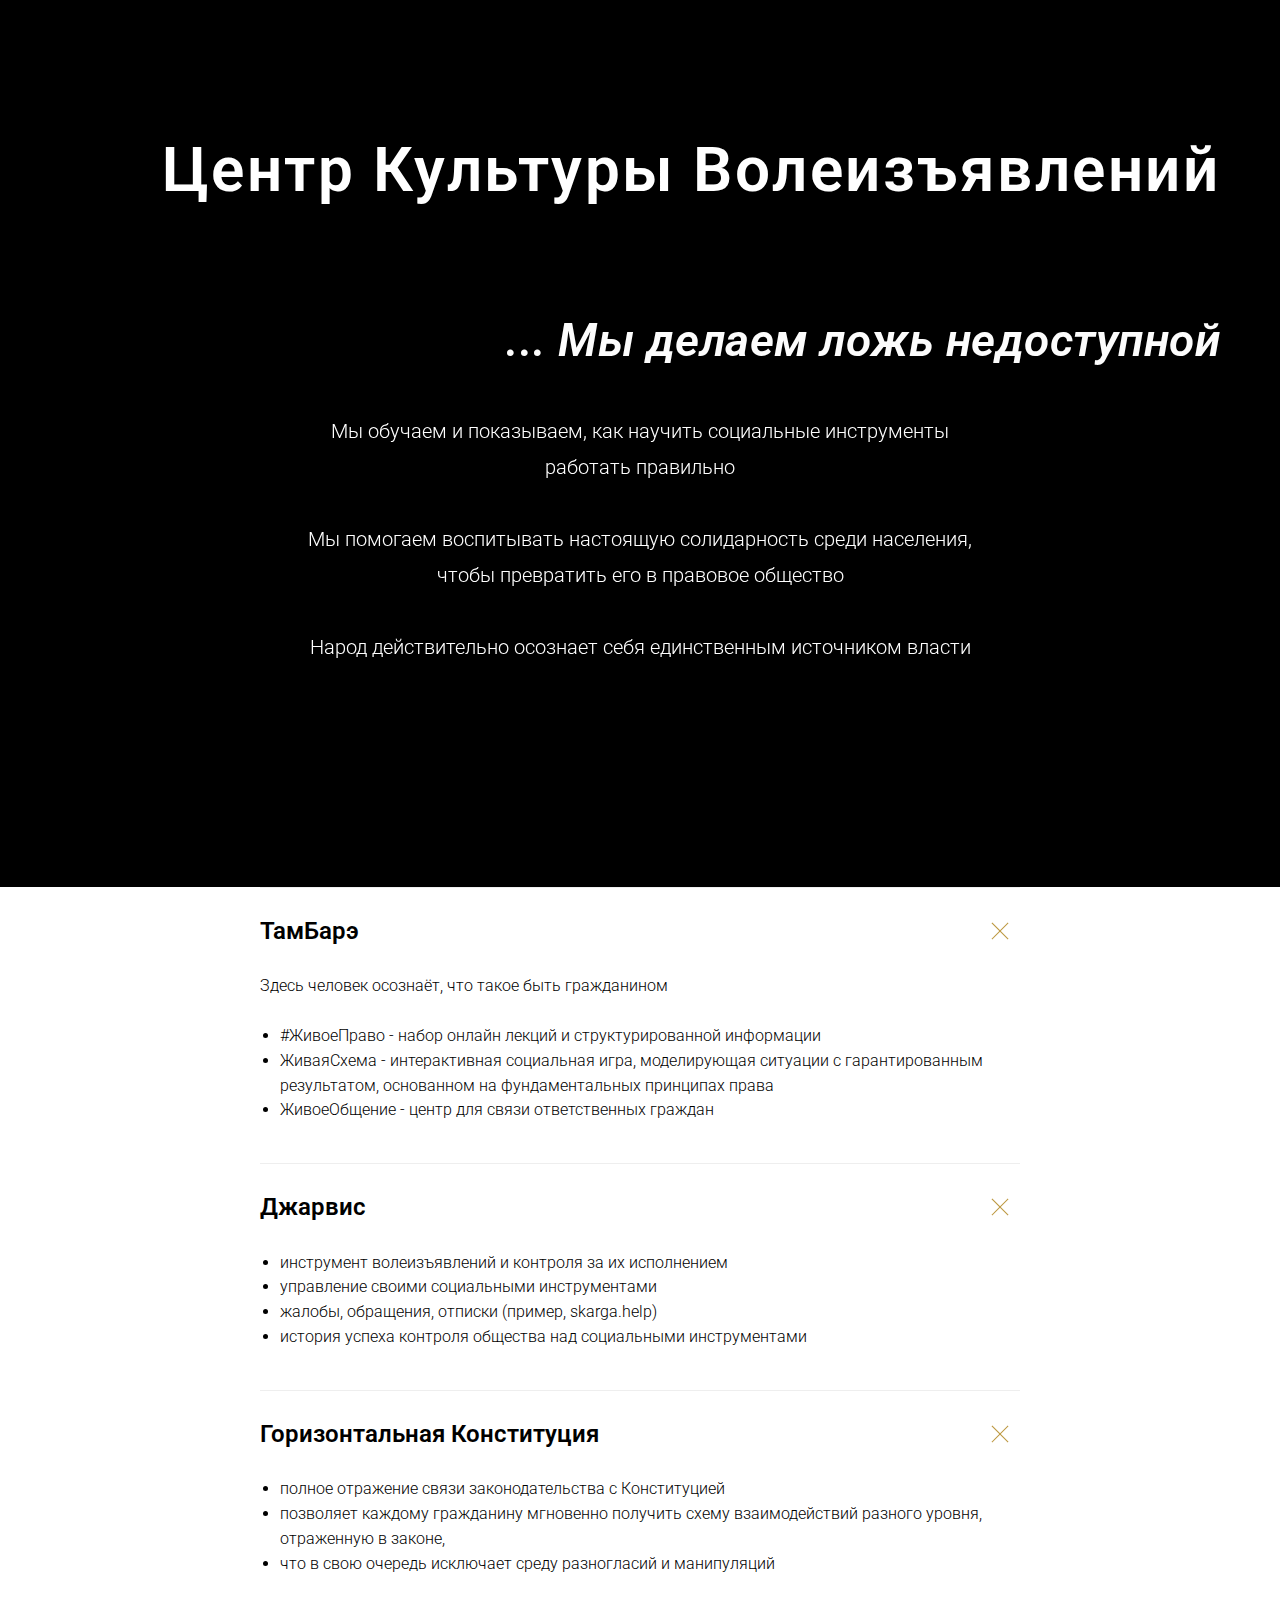
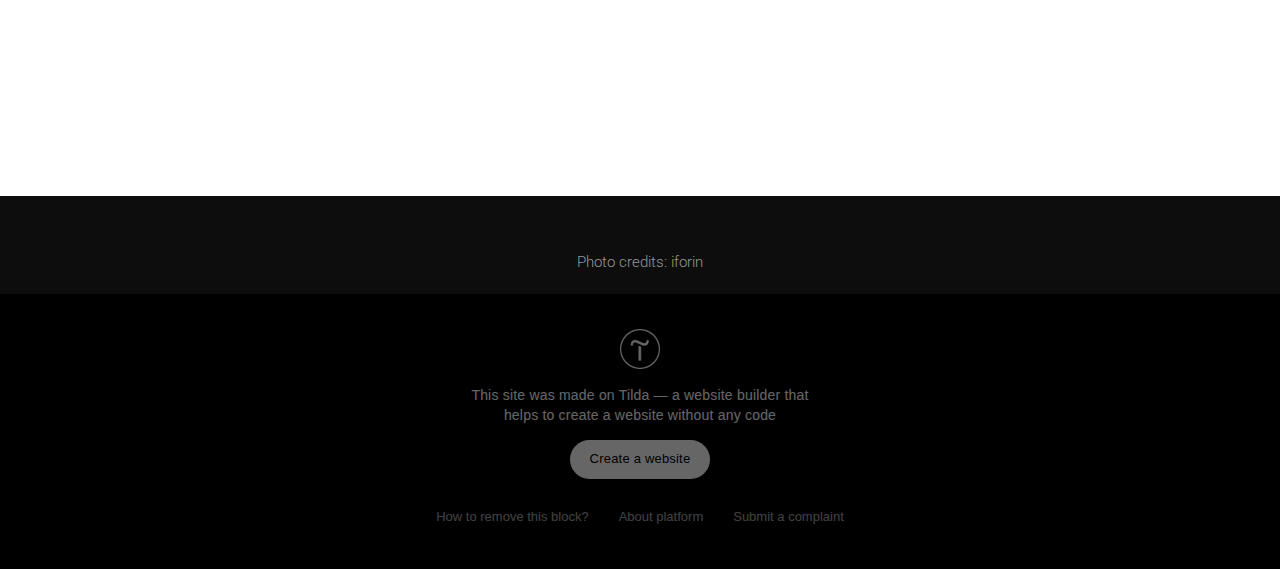
<file: Центр Культуры Волеизъявлений.html>
<!DOCTYPE html>
<!-- saved from url=(0027)http://myneholopy.tilda.ws/ -->
<html><head><meta http-equiv="Content-Type" content="text/html; charset=UTF-8"><meta name="viewport" content="width=device-width, initial-scale=1.0"><!--metatextblock--><title>Центр Культуры Волеизъявлений</title><meta name="description" content="Центр Культуры Волеизъявлений"><meta property="og:url" content="http://myneholopy.tilda.ws"><meta property="og:title" content="Центр Культуры Волеизъявлений"><meta property="og:description" content="Центр Культуры Волеизъявлений"><meta property="og:type" content="website"><meta property="og:image" content="https://static.tildacdn.com/tild3665-3835-4637-b633-396166613164/-/resize/504x/photo.PNG"><link rel="canonical" href="http://myneholopy.tilda.ws/"><!--/metatextblock--><meta property="fb:app_id" content="257953674358265"><meta name="format-detection" content="telephone=no"><meta http-equiv="x-dns-prefetch-control" content="on"><link rel="dns-prefetch" href="https://tilda.ws/"><link rel="dns-prefetch" href="https://static.tildacdn.com/"><meta name="robots" content="nofollow"><link rel="shortcut icon" href="https://static.tildacdn.com/img/tildafavicon.ico" type="image/x-icon"><!-- Assets --><link rel="stylesheet" href="./Центр Культуры Волеизъявлений_files/tilda-grid-3.0.min.css" type="text/css" media="all"><link rel="stylesheet" href="./Центр Культуры Волеизъявлений_files/tilda-blocks-2.12.css" type="text/css" media="all"> <link rel="stylesheet" href="./Центр Культуры Волеизъявлений_files/tilda-animation-1.0.min.css" type="text/css" media="all"><script type="text/javascript" async="" id="tildastatscript" src="./Центр Культуры Волеизъявлений_files/tildasimplestat-0.1.min.js.Без названия"></script><script src="./Центр Культуры Волеизъявлений_files/jquery-1.10.2.min.js.Без названия"></script><script src="./Центр Культуры Волеизъявлений_files/tilda-scripts-2.8.min.js.Без названия"></script><script src="./Центр Культуры Волеизъявлений_files/tilda-blocks-2.7.js.Без названия"></script> <script src="./Центр Культуры Волеизъявлений_files/lazyload-1.3.min.js.Без названия" charset="utf-8"></script><script src="./Центр Культуры Волеизъявлений_files/tilda-animation-1.0.min.js.Без названия" charset="utf-8"></script><script type="text/javascript">window.dataLayer = window.dataLayer || [];</script><script type="text/javascript">if((/bot|google|yandex|baidu|bing|msn|duckduckbot|teoma|slurp|crawler|spider|robot|crawling|facebook/i.test(navigator.userAgent))===false && typeof(sessionStorage)!='undefined' && sessionStorage.getItem('visited')!=='y'){	var style=document.createElement('style');	style.type='text/css';	style.innerHTML='@media screen and (min-width: 980px) {.t-records {opacity: 0;}.t-records_animated {-webkit-transition: opacity ease-in-out .2s;-moz-transition: opacity ease-in-out .2s;-o-transition: opacity ease-in-out .2s;transition: opacity ease-in-out .2s;}.t-records.t-records_visible {opacity: 1;}}';	document.getElementsByTagName('head')[0].appendChild(style);	$(document).ready(function() {	$('.t-records').addClass('t-records_animated');	setTimeout(function(){ $('.t-records').addClass('t-records_visible'); sessionStorage.setItem('visited','y');	},400);	});
}</script><style type="text/css">@media screen and (min-width: 980px) {.t-records {opacity: 0;}.t-records_animated {-webkit-transition: opacity ease-in-out .2s;-moz-transition: opacity ease-in-out .2s;-o-transition: opacity ease-in-out .2s;transition: opacity ease-in-out .2s;}.t-records.t-records_visible {opacity: 1;}}</style></head><body class="t-body" style="margin: 0px;"><!--allrecords--><div id="allrecords" class="t-records t-records_animated t-records_visible" data-hook="blocks-collection-content-node" data-tilda-project-id="3658374" data-tilda-page-id="17256564" data-tilda-formskey="b22dca14cce7a34db0749a3c618f83b7" data-tilda-lazy="yes"><div id="rec280221531" class="r t-rec t-rec_pt_0 t-rec_pb_0" style="padding-top:0px;padding-bottom:0px; " data-animationappear="off" data-record-type="18"><!-- cover --><div class="t-cover" id="recorddiv280221531" bgimgfield="img" style="height: 887px; background-image: url(&quot;https://static.tildacdn.com/tild3665-3835-4637-b633-396166613164/-/resize/20x/photo.PNG&quot;);"><div class="t-cover__carrier loaded" id="coverCarry280221531" data-content-cover-id="280221531" data-content-cover-bg="https://static.tildacdn.com/tild3665-3835-4637-b633-396166613164/photo.PNG" data-content-cover-height="50vh" data-content-cover-parallax="fixed" style="height: 887px; background-image: url(&quot;https://thumb.tildacdn.com/tild3665-3835-4637-b633-396166613164/-/format/webp/photo.PNG&quot;);" src=""></div> <div class="t-cover__filter" style="height: 887px; background-image: -webkit-linear-gradient(top, rgba(0, 0, 0, 0), rgba(0, 0, 0, 0));"></div><div class="t-container"> <div class="t-col t-col_12 "><div class="t-cover__wrapper t-valign_middle" style="height: 887px;"> <div class="t001 t-align_center"> <div class="t001__wrapper" data-hook-content="covercontent"> <div class="t001__uptitle t-uptitle t-uptitle_sm" style="" field="subtitle"><p style="text-align: right;"><span style="font-size: 62px;">Центр Культуры Волеизъявлений</span></p></div> <h2 class="t001__title t-title t-title_xl t-animate t-animate_started" data-animate-style="zoomin" data-animate-group="yes" style="color: rgb(252, 252, 252); transition-delay: 0s;" field="title"><p style="text-align: right;"><em style="line-height: 18px;">﻿</em><em>﻿</em><em style="font-size: 46px; line-height: 26px;">... Мы делаем ложь недоступной</em></p></h2> <div class="t001__descr t-descr t-descr_xl t001__descr_center t-animate t-animate_started" data-animate-style="zoomin" data-animate-group="yes" style="transition-delay: 0.3s;" field="descr"><span style="font-size: 20px;">Мы обучаем и показываем, как научить социальные инструменты работать правильно</span><br><br><span style="font-size: 20px;">Мы помогаем воспитывать настоящую солидарность среди населения, чтобы превратить его в правовое общество</span><br><br><span style="font-size: 20px;">Народ действительно осознает себя единственным источником власти</span><br><br><br></div> <span class="space"></span> </div> </div> </div> </div> </div> </div> </div><div id="rec280090495" class="r t-rec t-rec_pt_0 t-rec_pb_180" style="padding-top:0px;padding-bottom:180px; " data-animationappear="off" data-record-type="585"><!-- T585--><div class="t585"> <div class="t-container"> <div class="t-col t-col_8 t-prefix_2"> <div class="t585__accordion" data-accordion="false"> <div class="t585__wrapper"> <div class="t585__header  t585__opened" style=" border-top: 1px solid #eee;"> <div class="t585__title t-name t-name_xl" field="li_title__1480611044356" style="">ТамБарэ</div> <div class="t585__icon"> <div class="t585__lines"> <svg width="24px" height="24px" viewBox="0 0 24 24" xmlns="http://www.w3.org/2000/svg" xmlns:xlink="http://www.w3.org/1999/xlink"> <g stroke="none" stroke-width="1px" fill="none" fill-rule="evenodd" stroke-linecap="square"> <g transform="translate(1.000000, 1.000000)" stroke="#bd9840"> <path d="M0,11 L22,11"></path> <path d="M11,0 L11,22"></path> </g> </g> </svg> </div> <div class="t585__circle" style="background-color: transparent;"></div> </div> <div class="t585__icon t585__icon-hover"> <div class="t585__lines"> <svg width="24px" height="24px" viewBox="0 0 24 24" xmlns="http://www.w3.org/2000/svg" xmlns:xlink="http://www.w3.org/1999/xlink"> <g stroke="none" stroke-width="1px" fill="none" fill-rule="evenodd" stroke-linecap="square"> <g transform="translate(1.000000, 1.000000)" stroke="#bd9840"> <path d="M0,11 L22,11"></path> <path d="M11,0 L11,22"></path> </g> </g> </svg> </div> <div class="t585__circle" style="background-color: #e8e8e8"></div> </div> </div> <div class="t585__content" style="display: block;"> <div class="t585__textwrapper"> <div class="t585__text t-descr t-descr_xs" field="li_descr__1480611044356" style="">Здесь человек осознаёт, что такое быть гражданином<br><br><ul><li>#ЖивоеПраво - набор онлайн лекций и структурированной информации</li><li>ЖиваяСхема - интерактивная социальная игра, моделирующая ситуации с гарантированным результатом, основанном на фундаментальных принципах права</li><li>ЖивоеОбщение - центр для связи ответственных граждан</li></ul></div> </div> </div> </div> </div> </div> <div class="t-col t-col_8 t-prefix_2"> <div class="t585__accordion" data-accordion="false"> <div class="t585__wrapper"> <div class="t585__header  t585__opened" style=" border-top: 1px solid #eee;"> <div class="t585__title t-name t-name_xl" field="li_title__1480611048442" style="">Джарвис</div> <div class="t585__icon"> <div class="t585__lines"> <svg width="24px" height="24px" viewBox="0 0 24 24" xmlns="http://www.w3.org/2000/svg" xmlns:xlink="http://www.w3.org/1999/xlink"> <g stroke="none" stroke-width="1px" fill="none" fill-rule="evenodd" stroke-linecap="square"> <g transform="translate(1.000000, 1.000000)" stroke="#bd9840"> <path d="M0,11 L22,11"></path> <path d="M11,0 L11,22"></path> </g> </g> </svg> </div> <div class="t585__circle" style="background-color: transparent;"></div> </div> <div class="t585__icon t585__icon-hover"> <div class="t585__lines"> <svg width="24px" height="24px" viewBox="0 0 24 24" xmlns="http://www.w3.org/2000/svg" xmlns:xlink="http://www.w3.org/1999/xlink"> <g stroke="none" stroke-width="1px" fill="none" fill-rule="evenodd" stroke-linecap="square"> <g transform="translate(1.000000, 1.000000)" stroke="#bd9840"> <path d="M0,11 L22,11"></path> <path d="M11,0 L11,22"></path> </g> </g> </svg> </div> <div class="t585__circle" style="background-color: #e8e8e8"></div> </div> </div> <div class="t585__content" style="display: block;"> <div class="t585__textwrapper"> <div class="t585__text t-descr t-descr_xs" field="li_descr__1480611048442" style=""><ul><li>инструмент волеизъявлений и контроля за их исполнением</li><li>управление своими социальными инструментами</li><li>жалобы, обращения, отписки (пример, skarga.help)</li><li>история успеха контроля общества над социальными инструментами</li></ul></div> </div> </div> </div> </div> </div> <div class="t-col t-col_8 t-prefix_2"> <div class="t585__accordion" data-accordion="false"> <div class="t585__wrapper"> <div class="t585__header  t585__opened" style=" border-top: 1px solid #eee;"> <div class="t585__title t-name t-name_xl" field="li_title__1489600117321" style="">Горизонтальная Конституция</div> <div class="t585__icon"> <div class="t585__lines"> <svg width="24px" height="24px" viewBox="0 0 24 24" xmlns="http://www.w3.org/2000/svg" xmlns:xlink="http://www.w3.org/1999/xlink"> <g stroke="none" stroke-width="1px" fill="none" fill-rule="evenodd" stroke-linecap="square"> <g transform="translate(1.000000, 1.000000)" stroke="#bd9840"> <path d="M0,11 L22,11"></path> <path d="M11,0 L11,22"></path> </g> </g> </svg> </div> <div class="t585__circle" style="background-color: transparent;"></div> </div> <div class="t585__icon t585__icon-hover"> <div class="t585__lines"> <svg width="24px" height="24px" viewBox="0 0 24 24" xmlns="http://www.w3.org/2000/svg" xmlns:xlink="http://www.w3.org/1999/xlink"> <g stroke="none" stroke-width="1px" fill="none" fill-rule="evenodd" stroke-linecap="square"> <g transform="translate(1.000000, 1.000000)" stroke="#bd9840"> <path d="M0,11 L22,11"></path> <path d="M11,0 L11,22"></path> </g> </g> </svg> </div> <div class="t585__circle" style="background-color: #e8e8e8"></div> </div> </div> <div class="t585__content" style="display: block;"> <div class="t585__textwrapper"> <div class="t585__text t-descr t-descr_xs" field="li_descr__1489600117321" style=""><ul><li>полное отражение связи законодательства с Конституцией</li><li>позволяет каждому гражданину мгновенно получить схему взаимодействий разного уровня, отраженную в законе,</li><li>что в свою очередь исключает среду разногласий и манипуляций</li></ul></div> </div> </div> </div> </div> </div> </div></div><script type="text/javascript"> $(document).ready(function(){ t585_init('280090495'); });</script></div><div id="rec280090504" class="r t-rec t-rec_pt_45 t-rec_pb_15" style="padding-top:45px;padding-bottom:15px;background-color:#0d0d0d; " data-animationappear="off" data-record-type="56" data-bg-color="#0d0d0d"><!-- T046 --><div class="t046"><div class="t-container"><div class="t-col t-col_6 t-prefix_3"><div class="t046__text t-text t-text_xs" style="" field="text"><div style="color: rgb(150, 150, 150);" data-customstyle="yes">Photo credits: <a href="https://www.rawpixel.com/" style="color: rgb(189, 152, 64);">i</a>forin</div></div></div></div></div></div></div><!--/allrecords--><!-- Tilda copyright. Don't remove this line --><div class="t-tildalabel t-tildalabel-free" id="tildacopy" data-tilda-sign="3658374#17256564" style="display: block !important; visibility: visible !important; position: relative !important; width: 100% !important; pointer-events: all !important; opacity: 1 !important"><div class="t-tildalabel-free__main"><a href="https://tilda.cc/?upm=3658374" target="_blank" style="padding-bottom:12px; display: block;"><img style="width:40px;" src="./Центр Культуры Волеизъявлений_files/tildacopy.png"></a><div style="padding-bottom: 15px;">This site was made on <a href="https://tilda.cc/?upm=3658374" target="_blank" style="text-decoration: none; color:inherit;">Tilda — a website builder</a> that helps to&nbsp;create a&nbsp;website without any code</div><a href="https://tilda.cc/registration/" target="_blank" style="display: inline-block; padding: 10px 20px; font-size: 13px; border-radius: 50px; background-color: #fff; color:#000; text-decoration: none;">Create a website</a></div><div class="t-tildalabel-free__links-wr"><a class="t-tildalabel-free__txt-link" href="http://help.tilda.ws/white-label" target="_blank">How to remove this block?</a><a class="t-tildalabel-free__txt-link" href="https://tilda.cc/?upm=3658374" target="_blank">About platform</a><a class="t-tildalabel-free__txt-link" href="https://tilda.cc/abuse/" target="_blank">Submit a complaint</a></div></div><!-- Stat --><script type="text/javascript">if (! window.mainTracker) { window.mainTracker = 'tilda'; }	(function (d, w, k, o, g) { var n=d.getElementsByTagName(o)[0],s=d.createElement(o),f=function(){n.parentNode.insertBefore(s,n);}; s.type = "text/javascript"; s.async = true; s.key = k; s.id = "tildastatscript"; s.src=g; if (w.opera=="[object Opera]") {d.addEventListener("DOMContentLoaded", f, false);} else { f(); } })(document, window, 'f8f79672275b92fa11ec3387bf9247ee','script','https://static.tildacdn.com/js/tildasimplestat-0.1.min.js');</script></body></html>
</file>
<file: index_files/tilda-blocks-2.12.css>
@import url(https://fonts.googleapis.com/css?family=Roboto:300,400,500,600,700&subset=latin,cyrillic);.t-body{margin:0}#allrecords{-webkit-font-smoothing:antialiased;background-color:none}#allrecords a{color:#ff8562;text-decoration:none}#allrecords a[href^=tel]{color:inherit;text-decoration:none}#allrecords ol{padding-left:22px}#allrecords ul{padding-left:20px}#allrecords b,#allrecords strong{font-weight:700}@media print{body,html{min-width:1200px;max-width:1200px;padding:0;margin:0 auto;border:none}}.t-text{font-family:'Roboto',Arial,sans-serif;font-weight:300;color:#000}.t-text_xs{font-size:15px;line-height:1.55}.t-text_sm{font-size:18px;line-height:1.55}.t-text_md{font-size:20px;line-height:1.55}.t-text_lg{font-size:22px;line-height:1.55}.t-text_weight_plus{font-weight:400}.t-text-impact{font-family:'Roboto',Arial,sans-serif;font-weight:300;color:#000}.t-text-impact_xs{font-size:26px;line-height:1.5}.t-text-impact_sm{font-size:32px;line-height:1.35}.t-text-impact_md{font-size:38px;line-height:1.35}.t-text-impact_lg{font-size:42px;line-height:1.23}.t-name{font-family:'Roboto',Arial,sans-serif;font-weight:600;color:#000}.t-name_xs{font-size:16px;line-height:1.35}.t-name_sm{font-size:18px;line-height:1.35}.t-name_md{font-size:20px;line-height:1.35}.t-name_lg{font-size:22px;line-height:1.35}.t-name_xl{font-size:24px;line-height:1.35}.t-heading{font-family:'Roboto',Arial,sans-serif;font-weight:600;color:#000}.t-heading_xs{font-size:26px;line-height:1.23}.t-heading_sm{font-size:28px;line-height:1.17}.t-heading_md{font-size:30px;line-height:1.17}.t-heading_lg{font-size:32px;line-height:1.17}.t-title{font-family:'Roboto',Arial,sans-serif;font-weight:600;color:#000}.t-title_xxs{font-size:36px;line-height:1.23}.t-title_xs{font-size:42px;line-height:1.23}.t-title_sm{font-size:48px;line-height:1.23}.t-title_md{font-size:52px;line-height:1.23}.t-title_lg{font-size:64px;line-height:1.23}.t-title_xl{font-size:72px;line-height:1.17}.t-title_xxl{font-size:82px;line-height:1.17}.t-descr{font-family:'Roboto',Arial,sans-serif;font-weight:300;color:#000}.t-descr_xxs{font-size:14px;line-height:1.55}.t-descr_xs{font-size:16px;line-height:1.55}.t-descr_sm{font-size:18px;line-height:1.55}.t-descr_md{font-size:20px;line-height:1.55}.t-descr_lg{font-size:22px;line-height:1.55}.t-descr_xl{font-size:24px;line-height:1.5}.t-descr_xxl{font-size:26px;line-height:1.45}.t-descr_xxxl{font-size:30px;line-height:1.45;letter-spacing:.45}.t-uptitle{font-family:'Roboto',Arial,sans-serif;font-weight:600;color:#000;letter-spacing:2.5px}.t-uptitle_xs{font-size:12px}.t-uptitle_sm{font-size:14px}.t-uptitle_md{font-size:16px}.t-uptitle_lg{font-size:18px}.t-uptitle_xl{font-size:20px;letter-spacing:2px}.t-uptitle_xxl{font-size:22px;letter-spacing:2px}.t-uptitle_xxxl{font-size:24px;letter-spacing:2px}@media screen and (max-width:1200px){.t-text_xs{font-size:14px}.t-text_sm{font-size:16px}.t-text_md{font-size:18px}.t-text_lg{font-size:20px}.t-text-impact_md{font-size:30px}.t-descr_xxs{font-size:12px}.t-descr_xs{font-size:14px}.t-descr_sm{font-size:16px}.t-descr_md{font-size:18px}.t-descr_lg{font-size:20px}.t-descr_xl{font-size:22px}.t-descr_xxl{font-size:22px}.t-descr_xxxl{font-size:26px}.t-uptitle_md{font-size:14px}.t-uptitle_lg{font-size:16px}.t-uptitle_xl{font-size:18px}.t-uptitle_xxl{font-size:20px}.t-uptitle_xxxl{font-size:22px}.t-title_xxs{font-size:32px}.t-title_xs{font-size:38px}.t-title_sm{font-size:44px}.t-title_md{font-size:48px}.t-title_lg{font-size:60px}.t-title_xl{font-size:68px}.t-title_xxl{font-size:78px}.t-name_xs{font-size:14px}.t-name_sm{font-size:16px}.t-name_md{font-size:18px}.t-name_lg{font-size:20px}.t-name_xl{font-size:22px}.t-heading_xs{font-size:24px}.t-heading_sm{font-size:26px}.t-heading_md{font-size:28px}.t-heading_lg{font-size:30px}}@media screen and (max-width:640px){.t-text_xs{font-size:12px;line-height:1.45}.t-text_sm{font-size:14px;line-height:1.45}.t-text_md{font-size:16px;line-height:1.45}.t-text_lg{font-size:18px;line-height:1.45}.t-text-impact_sm{font-size:22px}.t-text-impact_md{font-size:26px}.t-text-impact_lg{font-size:28px}.t-descr_xs{font-size:12px;line-height:1.45}.t-descr_sm{font-size:14px;line-height:1.45}.t-descr_md{font-size:16px;line-height:1.45}.t-descr_lg{font-size:18px;line-height:1.45}.t-descr_xl{font-size:20px;line-height:1.4}.t-descr_xxl{font-size:20px}.t-descr_xxxl{font-size:22px}.t-uptitle_xs{font-size:10px}.t-uptitle_sm{font-size:10px}.t-uptitle_md{font-size:12px}.t-uptitle_lg{font-size:14px}.t-uptitle_xl{font-size:16px}.t-uptitle_xxl{font-size:18px}.t-uptitle_xxxl{font-size:20px}.t-title_xxs{font-size:28px}.t-title_xs{font-size:30px}.t-title_sm{font-size:30px}.t-title_md{font-size:30px}.t-title_lg{font-size:30px}.t-title_xl{font-size:32px}.t-title_xxl{font-size:36px}.t-name_xs{font-size:12px}.t-name_sm{font-size:14px}.t-name_md{font-size:16px}.t-name_lg{font-size:18px}.t-name_xl{font-size:20px}.t-heading_xs{font-size:22px}.t-heading_sm{font-size:24px}.t-heading_md{font-size:24px}.t-heading_lg{font-size:26px}}@media screen and (max-width:480px){.t-title_xl{font-size:30px}.t-title_xxl{font-size:30px}}.t-records{-webkit-font_smoothing:antialiased;background-color:none}.t-records a{color:#ff8562;text-decoration:none}.t-records a[href^=tel]{color:inherit;text-decoration:none}.t-records ol{padding-left:22px;margin-top:0;margin-bottom:10px}.t-records ul{padding-left:20px;margin-top:0;margin-bottom:10px}.t-cover{height:700px;width:100%;-webkit-background-size:cover;-moz-background-size:cover;-o-background-size:cover;background-size:cover;background-color:#000;background-repeat:no-repeat;background-position:center center;text-align:center;vertical-align:middle;position:relative;background-attachment:fixed;overflow:hidden}.t-cover__carrier{height:700px;width:100%;background-size:cover;-webkit-background-size:cover;-moz-background-size:cover;-o-background-size:cover;background-repeat:no-repeat;background-position:center center;text-align:center;vertical-align:middle;position:relative;background-attachment:fixed;transform:translate3d(0,0,0);-webkit-transform:translate3d(0,0,0);-moz-transform:unset}@supports (-ms-ime-align:auto){.t-cover__carrier{transform:unset}}.t-cover__carrier.loading{opacity:0}.t-cover__carrier[data-content-cover-bg=""].loading{opacity:1!important}.t-cover__carrier.loaded{opacity:1;transition:opacity 700ms}@media screen and (max-device-width:1024px){.t-cover{background-attachment:scroll}.t-cover__carrier{background-attachment:scroll}}@media print{.t-cover{background-attachment:scroll}.t-cover__carrier{background-attachment:scroll}}.t-cover__filter{height:700px;width:100%;position:absolute;top:0;left:0}.t-cover .t-container,.t-cover .t-container_100,.t-cover .t-container_10,.t-cover .t-container_8{position:absolute;top:0;left:0;bottom:0;right:0}.t-cover__wrapper{height:700px;display:table-cell;width:1200px}.t-cover__wrapper span.space{display:inline-block;height:100%;width:1px}@media screen and (max-width:640px){.t-cover{height:400px;background-attachment:fixed}.t-cover__carrier{background-attachment:scroll!important;background-size:cover;background-position:center center}.t-cover__filter{height:400px}.t-cover__wrapper{height:400px}}@-webkit-keyframes t-arrow-bottom{0%{-moz-transform:translateY(0);-ms-transform:translateY(0);-webkit-transform:translateY(0);-o-transform:translateY(0);transform:translateY(0)}50%{-moz-transform:translateY(-7px);-ms-transform:translateY(-7px);-webkit-transform:translateY(-7px);-o-transform:translateY(-7px);transform:translateY(-7px)}55%{-moz-transform:translateY(-7px);-ms-transform:translateY(-7px);-webkit-transform:translateY(-7px);-o-transform:translateY(-7px);transform:translateY(-7px)}100%{-moz-transform:translateY(0);-ms-transform:translateY(0);-webkit-transform:translateY(0);-o-transform:translateY(0);transform:translateY(0)}}@keyframes t-arrow-bottom{0%{-moz-transform:translateY(0);-ms-transform:translateY(0);-webkit-transform:translateY(0);-o-transform:translateY(0);transform:translateY(0)}50%{-moz-transform:translateY(-7px);-ms-transform:translateY(-7px);-webkit-transform:translateY(-7px);-o-transform:translateY(-7px);transform:translateY(-7px)}55%{-moz-transform:translateY(-7px);-ms-transform:translateY(-7px);-webkit-transform:translateY(-7px);-o-transform:translateY(-7px);transform:translateY(-7px)}100%{-moz-transform:translateY(0);-ms-transform:translateY(0);-webkit-transform:translateY(0);-o-transform:translateY(0);transform:translateY(0)}}.t-cover__arrow-wrapper_animated{animation:t-arrow-bottom 1.7s infinite ease}.t-cover__arrow{position:absolute;z-index:9;bottom:40px;right:0;left:0;text-align:center}.t-cover__arrow-wrapper{display:inline-block;-webkit-transition:all ease-in-out 0.2s;-moz-transition:all ease-in-out 0.2s;-o-transition:all ease-in-out 0.2s;transition:all ease-in-out 0.2s;cursor:pointer}.t-cover__arrow-wrapper:hover{opacity:.7}.t-cover__arrow-svg{fill:#fff}@media screen and (max-width:640px){.t-cover__arrow_mobile{-moz-transform:scale(.7);-ms-transform:scale(.7);-webkit-transform:scale(.7);-o-transform:scale(.7);transform:scale(.7)}.t-cover__arrow{bottom:14px}}.t-btn{display:inline-block;font-family:'Roboto',Arial,sans-serif;height:60px;border:0 none;font-size:16px;padding-left:60px;padding-right:60px;text-align:center;white-space:nowrap;vertical-align:middle;font-weight:700;background-image:none;cursor:pointer;-webkit-appearance:none;-webkit-user-select:none;-moz-user-select:none;-ms-user-select:none;-o-user-select:none;user-select:none;-webkit-box-sizing:border-box;-moz-box-sizing:border-box;box-sizing:border-box}.t-btn td{vertical-align:middle}.t-btn_sending{opacity:.5}@media screen and (max-width:640px){.t-btn{white-space:normal;padding-left:30px;padding-right:30px}}.t-btn_xs{height:35px;font-size:13px;padding-left:15px;padding-right:15px}.t-btn_sm{height:45px;font-size:14px;padding-left:30px;padding-right:30px}.t-btn_lg{height:60px;font-size:22px;padding-left:70px;padding-right:70px}.t-btn_xl{height:80px;font-size:26px;padding-left:80px;padding-right:80px}.t-btn_xxl{height:100px;font-size:30px;padding-left:90px;padding-right:90px}@media screen and (max-width:640px){.t-btn_sm{padding-left:20px;padding-right:20px}.t-btn_lg{font-size:18px;padding-left:40px;padding-right:40px}.t-btn_xl{font-size:22px;padding-left:50px;padding-right:50px}.t-btn_xxl{font-size:26px;padding-left:60px;padding-right:60px}}.t-submit{font-family:'Roboto',Arial,sans-serif;text-align:center;height:60px;border:0 none;font-size:16px;padding-left:60px;padding-right:60px;-webkit-appearance:none;font-weight:700;white-space:nowrap;background-image:none;cursor:pointer;margin:0;-webkit-box-sizing:border-box;-moz-box-sizing:border-box;box-sizing:border-box;outline:none;background:transparent}.t-submit_sending{opacity:.5}@media screen and (max-width:640px){.t-submit{white-space:normal;padding-left:30px;padding-right:30px}}.t-input{margin:0;font-family:'Roboto',Arial,sans-serif;font-size:100%;height:60px;padding:0 20px;font-size:16px;line-height:1.33;width:100%;border:0 none;-webkit-box-sizing:border-box;-moz-box-sizing:border-box;box-sizing:border-box;outline:none;-webkit-appearance:none;border-radius:0}.t-input::-moz-focus-inner{padding:0;border:0}.t-input_bbonly{outline:none;padding-left:0!important;padding-right:0!important;border-top:0!important;border-right:0!important;border-left:0!important;background-color:transparent!important;border-radius:0!important;border-bottom:1px solid}.t-input_pvis{padding:26px 20px 10px 20px}.t-input__vis-ph{font-size:16px;font-family:'Roboto',Arial,sans-serif;line-height:1;opacity:.5;position:absolute;left:20px;top:22px;height:16px;-webkit-transform:translateZ(0);transform:translateZ(0);-webkit-transition:transform 0.2s linear;transition:transform 0.2s linear;-webkit-transform-origin:left;transform-origin:left;pointer-events:none;white-space:nowrap}.t-input:focus~.t-input__vis-ph,.t-input_has-content+.t-input__vis-ph{-webkit-transform:translateY(-12px) scale(.7);transform:translateY(-12px) scale(.7)}.t-input:invalid{box-shadow:none}.t-input-group_cb div[data-customstyle=yes]{display:inline;vertical-align:middle}.t-form_bbonly .t-input__vis-ph{left:0px!important}.t-form_bbonly .js-error-control-box .t-input__vis-ph{left:10px!important}.t-input-group_ta textarea.t-input{resize:vertical}.t-select{width:100%;box-sizing:border-box;cursor:pointer;height:60px;padding:0 45px 0 20px;font-family:'Roboto',Arial,sans-serif;font-size:16px;line-height:1.33;outline:0;border:0;border-radius:0;background:transparent;-webkit-appearance:none;appearance:none;-moz-appearance:none}.t-select_bbonly{outline:none;padding-left:0!important;padding-right:0!important;border-top:0!important;border-right:0!important;border-left:0!important;background-color:transparent!important;border-radius:0!important}.t-select_bbonly option{color:#000;background-color:#fff}.t-select__wrapper{position:relative}.t-select__wrapper:after{content:' ';width:0;height:0;border-style:solid;border-width:6px 5px 0 5px;border-color:#000 transparent transparent transparent;position:absolute;right:20px;top:0;bottom:0;margin:auto;pointer-events:none}.t-select::-ms-expand{width:0;height:0;opacity:0}.t-select__wrapper_bbonly::after{right:0px!important}.t-checkbox__control{display:block;position:relative;cursor:pointer}.t-checkbox__control .t-checkbox{position:absolute;z-index:-1;opacity:0}.t-checkbox__indicator{position:relative;display:inline-block;vertical-align:middle;height:20px;width:20px;border:2px solid #000;box-sizing:border-box;margin-right:10px;-webkit-transition:all 0.2s;transition:all 0.2s;opacity:.6}.t-checkbox__indicator:after{content:'';position:absolute;display:none;left:6px;top:2px;width:3px;height:8px;border:solid #000;border-width:0 2px 2px 0;transform:rotate(45deg)}.t-checkbox__control .t-checkbox:checked~.t-checkbox__indicator{opacity:1}.t-checkbox__control .t-checkbox:checked~.t-checkbox__indicator:after{display:block}.t-checkbox__labeltext,.t-checkbox__labeltext div{display:inline}.t-checkboxes__wrapper .t-checkbox__control{margin:10px 0}.t-radio{position:absolute;z-index:-1;opacity:0}.t-radio__control{display:table;position:relative;cursor:pointer;margin:0 0 10px 0}.t-radio__control:first-child{margin:3px 0 10px 0}.t-radio__control:last-child{margin:0 0 0 0}.t-radio__indicator{position:relative;display:inline-block;vertical-align:middle;height:20px;width:20px;border-color:#000;border-style:solid;border-width:2px;box-sizing:border-box;border-radius:50%;margin-right:10px;-webkit-transition:all 0.2s;transition:all 0.2s;opacity:.6}.t-radio__indicator:after{content:'';width:10px;height:10px;background:#000;border-radius:50%;position:absolute;top:0;bottom:0;left:0;right:0;margin:auto;opacity:0;-webkit-transition:all 0.2s;transition:all 0.2s}.t-radio__control .t-radio:checked~.t-radio__indicator:after{opacity:1}.t-radio__control .t-radio:checked~.t-radio__indicator{opacity:1}.t-inputquantity{width:70px;text-align:center;margin-left:.5rem;margin-right:.5rem}.t-inputquantity__btn{font-size:26px;cursor:pointer;margin-left:.5rem;margin-right:.5rem;-webkit-user-select:none;-moz-user-select:none;-khtml-user-select:none;-ms-user-select:none}.t-form .uploadcare-widget-button{background:#333;font-family:'Roboto',Arial,sans-serif;line-height:1.4;font-size:14px}.t-form .uploadcare-widget-button:hover{background:#444}.t-input-title{display:block;vertical-align:middle;height:100%;padding-right:10px}.t-input-subtitle{display:block;vertical-align:middle;height:100%;padding-right:10px}.t-form__bottom-text{margin-top:30px;text-align:center}.t-input-error{display:none;color:red;font-family:'Roboto',Arial,sans-serif;font-size:13px;margin-top:5px}.t-form .js-error-control-box .t-input-error{display:block}.t-form .js-error-control-box .t-input:not(.t-input-phonemask),.t-form .js-error-control-box .t-checkbox__control,.t-form .js-error-control-box .t-checkboxes__wrapper,.t-form .js-error-control-box .t-select,.t-form .js-error-control-box .t-radio__wrapper,.t-form .js-error-control-box .uploadcare-widget{border:1px solid red!important}.t-form .js-error-control-box .t-checkboxes__wrapper,.t-form .js-error-control-box .t-radio__wrapper,.t-form .js-error-control-box .t-checkbox__control{padding:10px}.t-form .js-error-control-box .t-checkboxes__wrapper .t-checkbox__control{border:none!important;padding:0}.t-form .js-error-control-box .t-input.t-input_bbonly{padding-left:10px!important}.t-form__errorbox-bottom{display:none}.t-form__errorbox-wrapper{background:#F95D51;padding:10px;text-align:center;margin-bottom:20px;font-family:'Roboto',Arial,sans-serif}.t-form__errorbox-text{color:#fff;box-sizing:border-box;padding:0 10px 10px 10px;font-family:'Roboto',Arial,sans-serif}.t-form__errorbox-item{padding-top:10px;display:none;font-family:'Roboto',Arial,sans-serif}.t-form__successbox{text-align:center;background:#62C584;color:#fff;padding:20px;margin-bottom:20px;font-family:'Roboto',Arial,sans-serif}.t-form option{color:#000}@keyframes t-submit-spinner{to{transform:rotate(360deg)}}.t-form .t-submit{position:relative}.t-form .t-submit.t-btn_sending,.t-btn.t-btn_sending{color:transparent!important}.t-form .t-btn_sending:before,.t-btn.t-btn_sending:before{content:'';box-sizing:border-box;position:absolute;top:50%;left:50%;width:30px;height:30px;margin-top:-15px;margin-left:-15px;border-radius:50%;border:2px solid #ccc;border-top-color:#333;animation:t-submit-spinner .6s linear infinite}.t-btntext{font-family:'Roboto',Arial,sans-serif;color:#000;font-size:20px;line-height:1.55;font-weight:700;text-decoration:none;cursor:pointer;display:inline-block}.t-btntext_sm{font-size:16px}.t-btntext_lg{font-size:24px}.t-uppercase.t-btntext{font-size:16px}.t-uppercase.t-btntext_sm{font-size:14px}.t-uppercase.t-btntext_lg{font-size:20px}.t-btntext:after{content:"\00a0→";font-family:Arial,Helvetica,sans-serif}@media screen and (max-width:640px){.t-btntext_lg{font-size:20px}}@media screen and (max-width:1200px){.t-screenmin-1200px{display:none}}@media screen and (max-width:980px){.t-screenmin-980px{display:none}}@media screen and (max-width:640px){.t-screenmin-640px{display:none}}@media screen and (max-width:480px){.t-screenmin-480px{display:none}}@media screen and (max-width:320px){.t-screenmin-320px{display:none}}@media screen and (min-width:321px){.t-screenmax-320px{display:none}}@media screen and (min-width:481px){.t-screenmax-480px{display:none}}@media screen and (min-width:641px){.t-screenmax-640px{display:none}}@media screen and (min-width:981px){.t-screenmax-980px{display:none}}@media screen and (min-width:1201px){.t-screenmax-1200px{display:none}}.t-hidden{display:none}.t-opacity_50{filter:alpha(opacity=50);KHTMLOpacity:.5;MozOpacity:.5;opacity:.5}.t-opacity_70{filter:alpha(opacity=70);KHTMLOpacity:.7;MozOpacity:.7;opacity:.7}.t-uppercase{text-transform:uppercase}.t-align_center{text-align:center}.t-align_left{text-align:left}.t-align_right{text-align:right}.t-margin_auto{margin-left:auto;margin-right:auto}.t-valign_middle{vertical-align:middle}.t-valign_top{vertical-align:top}.t-valign_bottom{vertical-align:bottom}.t-margin_left_auto{margin-right:0;margin-left:auto}.yashare-style .b-share-btn__facebook,.yashare-style .b-share-btn__twitter,.yashare-style .b-share-btn__vkontakte{background-color:transparent!important}.yashare-style .b-share__link{-webkit-border-radius:0px!important;border-radius:0px!important}.yashare-style-black-white .b-share-btn__wrap{background-color:#000!important;padding:5px!important}.yashare-style-transp-white .b-share-btn__wrap{padding:5px!important}.yashare-style-transp-white .b-share-counter{color:#fff;font-weight:700}.yashare-style-white-black .b-share-btn__wrap{background-color:#fff!important;padding:5px!important}.yashare-style-white-black .b-share-icon{background-image:url(//static.tildacdn.com/img/b-share_counter_large_white.png)!important}.yashare-style-transp-black .b-share-btn__wrap{padding:5px!important}.yashare-style-transp-black .b-share-icon{background-image:url(//static.tildacdn.com/img/b-share_counter_large_white.png)!important}.yashare-style-transp-black .b-share-counter{color:#000;font-weight:700}.ya-share2 ul{padding-left:0px!important}.carousel{position:relative}.carousel ol{padding-left:0px!important}.carousel-inner{position:relative;width:100%;overflow:hidden}.carousel-inner>.item{position:relative;display:none;-webkit-transition:0.6s ease-in-out left;transition:0.6s ease-in-out left}.carousel-inner>.item>img,.carousel-inner>.item>a>img{display:block;height:auto;line-height:1}.carousel-inner .widthauto{width:auto;max-width:100%;vertical-align:middle}.carousel-inner>.active,.carousel-inner>.next,.carousel-inner>.prev{display:block}.carousel-inner>.active{left:0}.carousel-inner>.next,.carousel-inner>.prev{position:absolute;top:0;width:100%}.carousel-inner>.next{left:100%}.carousel-inner>.prev{left:-100%}.carousel-inner>.next.left,.carousel-inner>.prev.right{left:0}.carousel-inner>.active.left{left:-100%}.carousel-inner>.active.right{left:100%}.carousel-control{position:absolute;top:0;bottom:0;left:0;width:15%;opacity:.2;filter:alpha(opacity=20)}.carousel-control.right{right:0;left:auto}.carousel-control .carousel-control-left{position:absolute;top:48%;z-index:5;display:inline-block;left:20%;height:34px;width:21px;background:url(//static.tildacdn.com/img/aboutSliderControls.png) no-repeat}.carousel-control .carousel-control-left-white{position:absolute;top:48%;z-index:5;display:inline-block;left:20%;height:34px;width:21px;background:url(//static.tildacdn.com/img/aboutSliderControls_white.png) no-repeat}.carousel-control .carousel-control-right{position:absolute;top:48%;z-index:5;display:inline-block;right:20%;height:34px;width:21px;background:url(//static.tildacdn.com/img/aboutSliderControls.png) no-repeat;background-position:left bottom}.carousel-control .carousel-control-right-white{position:absolute;top:48%;z-index:5;display:inline-block;right:20%;height:34px;width:21px;background:url(//static.tildacdn.com/img/aboutSliderControls_white.png) no-repeat;background-position:left bottom}.carousel-indicators{position:absolute;bottom:10px;left:50%;z-index:15;width:60%;padding-left:0;margin-left:-30%;text-align:center;list-style:none}.carousel-indicators.dotsbottom{bottom:-60px}.carousel-indicators li{display:inline-block;width:10px;height:10px;margin:1px;margin-left:5px;margin-right:5px;text-indent:-999px;cursor:pointer;background-color:#000;border:none;border-radius:10px}.carousel-indicators .active{width:10px;height:10px;margin:0;margin-left:4px;margin-right:4px;border:1px solid #000;border-radius:10px;background-color:transparent}.carousel-indicators li.white{background-color:#fff}.carousel-indicators li.white.active{border:1px solid #fff;border-radius:10px;background-color:transparent}.carousel-caption-imgs h6{font-family:'Roboto',Arial,sans-serif;color:#000;font-weight:400;font-size:14px;line-height:28px;padding-top:28px;padding-bottom:0;text-align:center}.carousel-caption-imgs p{font-family:'Roboto',Arial,sans-serif;color:#000;font-size:14px;line-height:28px;padding-top:14px;padding-bottom:14px;text-align:center}.carousel-title{font-family:'Roboto',Arial,sans-serif;color:#000;font-size:18px;line-height:28px;padding-top:36px;padding-bottom:14px;text-align:center}.carousel-descr{font-family:'Roboto',Arial,sans-serif;color:#000;font-size:14px;line-height:28px;padding-top:14px;padding-bottom:14px;text-align:center}@media screen and (min-width:768px){.carousel-indicators{bottom:20px}}.clearfix:before,.clearfix:after{display:table;content:" "}.clearfix:after{clear:both}.center-block{display:block;margin-right:auto;margin-left:auto}@media screen and (max-width:960px){.carousel-control .carousel-control-left{left:10%}.carousel-control .carousel-control-left-white{left:10%}.carousel-control .carousel-control-right{right:10%}.carousel-control .carousel-control-right-white{right:10%}}.t-tildalabel{background-color:#000;color:#fff;width:100%;height:70px;font-family:Arial;font-size:14px}.t-tildalabel:hover .t-tildalabel__wrapper{opacity:1}.t-tildalabel_white{background-color:#fff;color:#000}.t-tildalabel_gray{background-color:#eee;color:#000}.t-tildalabel__wrapper{display:table;height:30px;width:270px;margin:0 auto;padding-top:20px;opacity:.4}.t-tildalabel__txtleft{display:table-cell;width:120px;height:30px;vertical-align:middle;text-align:right;padding-right:12px;font-weight:300;font-size:12px}.t-tildalabel__wrapimg{display:table-cell;width:30px;height:30px;vertical-align:middle}.t-tildalabel__img{width:30px;height:30px;vertical-align:middle}.t-tildalabel__txtright{display:table-cell;width:120px;height:30px;vertical-align:middle;padding-left:12px;font-weight:500;letter-spacing:2px}.t-tildalabel__link{color:#fff;text-decoration:none;vertical-align:middle}.t-tildalabel_white .t-tildalabel__link,.t-tildalabel_gray .t-tildalabel__link{color:#000}.t-tildalabel-free{padding:35px 0 45px;height:auto;text-align:center}.t-tildalabel-free__main{max-width:340px;display:block;margin:0 auto;line-height:1.4;letter-spacing:.2px;color:inherit;opacity:.4}.t-tildalabel-free__links-wr{display:table;margin:30px auto 0}.t-tildalabel-free__txt-link{display:table-cell;padding:0 15px;font-size:13px;text-decoration:none;color:inherit;opacity:.25}.t-tildalabel-free__txt-link:hover,.t-tildalabel-free__main:hover{opacity:1}@media screen and (max-width:640px){.t-tildalabel-free__txt-link{display:block;padding:5px 30px}.t-tildalabel-free__main{opacity:.7}.t-tildalabel-free__txt-link{opacity:.4}}.t-carousel{position:relative}.t-carousel__inner{position:relative;overflow:hidden;margin:0 auto}.t-carousel__slides{position:relative}.t-carousel__inner>.t-carousel__item{position:relative;display:none;-webkit-transition:0 ease-in-out left;-moz-transition:0 ease-in-out left;-o-transition:0 ease-in-out left;transition:0 ease-in-out left}.t-carousel__inner>.t-carousel__item.t-carousel__animation_fast{-webkit-transition:.3s ease-in-out left;-moz-transition:.3s ease-in-out left;-o-transition:.3s ease-in-out left;transition:.3s ease-in-out left}.t-carousel__inner>.t-carousel__item.t-carousel__animation_slow{-webkit-transition:.6s ease-in-out left;-moz-transition:.6s ease-in-out left;-o-transition:.6s ease-in-out left;transition:.6s ease-in-out left}.t-carousel__item__wrapper{position:relative;margin:0 auto}.t-carousel__item__img{background-size:contain;background-repeat:no-repeat;background-position:center;position:absolute;top:0;right:0;bottom:0;left:0}.t-carousel_cover .t-carousel__item__img{background-size:cover}.t-carousel__inner>.active,.t-carousel__inner>.next,.t-carousel__inner>.prev{display:block}.t-carousel__inner>.active{left:0}.t-carousel__inner>.next,.t-carousel__inner>.prev{position:absolute;top:0;width:100%}.t-carousel__inner>.next{left:100%}.t-carousel__inner>.prev{left:-100%}.t-carousel__inner>.next.left,.t-carousel__inner>.prev.right{left:0}.t-carousel__inner>.active.left{left:-100%}.t-carousel__inner>.active.right{left:100%}.t-carousel__arrows__container{position:absolute;top:0;left:0;right:0;bottom:0;margin:0 auto;pointer-events:none;filter:progid:DXImageTransform.Microsoft.AlphaImageLoader(src='[data-uri]',sizingMethod='scale');background:none!important}.t-carousel__arrow_outsidesmall .t-carousel__arrow__wrapper_left{left:16px}.t-carousel__arrow_outsidesmall .t-carousel__arrow__wrapper_right{right:16px}.t-carousel__arrow_outsidemiddle .t-carousel__arrow__wrapper_left{left:20px}.t-carousel__arrow_outsidemiddle .t-carousel__arrow__wrapper_right{right:20px}.t-carousel__control{position:absolute;top:0;bottom:0;left:0;width:15%;-webkit-transition:all ease-in-out 0.3s;-moz-transition:all ease-in-out 0.3s;-o-transition:all ease-in-out 0.3s;transition:all ease-in-out 0.3s;pointer-events:auto}.t-carousel__control:hover{opacity:.6}.t-carousel__arrow{width:34px;height:34px;background:transparent;-moz-transform:rotate(45deg);-ms-transform:rotate(45deg);-webkit-transform:rotate(45deg);-o-transform:rotate(45deg);transform:rotate(45deg)}.t-carousel__arrow.t-carousel__arrow_small{width:20px;height:20px}.t-carousel__arrow.t-carousel__arrow_large{width:54px;height:54px}.t-carousel__arrow__wrapper{-moz-transform:translateY(-50%);-ms-transform:translateY(-50%);-webkit-transform:translateY(-50%);-o-transform:translateY(-50%);transform:translateY(-50%);position:absolute;top:50%}.t-carousel__arrow__wrapper_left{left:30px}.t-carousel__arrow__wrapper_right{right:30px}.t-carousel__arrow_right{border-top:3px solid;border-right:3px solid}.t-carousel__arrow_right.t-carousel__arrow_light{border-top:1px solid;border-right:1px solid}.t-carousel__arrow_right.t-carousel__arrow_bold{border-top:6px solid;border-right:6px solid}.t-carousel__arrow_left{border-left:3px solid;border-bottom:3px solid}.t-carousel__arrow_left.t-carousel__arrow_light{border-left:1px solid;border-bottom:1px solid}.t-carousel__arrow_left.t-carousel__arrow_bold{border-left:6px solid;border-bottom:6px solid}.t-carousel__control.right{right:0;left:auto}@media screen and (max-width:768px){.t-carousel__control .t-carousel__arrow{width:12px;height:12px}.t-carousel-control{width:10%}.t-carousel__arrow__left{left:15px}.t-carousel__arrow__right{right:15px}}.t-carousel__indicators.carousel-indicators{z-index:15;text-align:center;list-style:none;position:relative;padding-left:0!important;margin:0 auto;padding:20px 0;bottom:auto;left:auto}.t-carousel__indicators.t-carousel__indicators_light{padding:15px 0 18px}.t-carousel__indicators.t-carousel__indicators_bold{padding:24px 0 21px}.t-carousel__indicators .t-carousel__indicator{display:inline-block;width:8px;height:8px;margin:0 6px;text-indent:-999px;cursor:pointer;background-color:#222;border:none;border-radius:10px;opacity:.4;-webkit-transition:.2s ease-in-out opacity;-moz-transition:.2s ease-in-out opacity;-o-transition:.2s ease-in-out opacity;transition:.2s ease-in-out opacity}@media screen and (max-width:640px){.t-carousel__indicators.carousel-indicators,.t-carousel__indicators.t-carousel__indicators_light,.t-carousel__indicators.t-carousel__indicators_bold{padding:15px 0}}.t-carousel__indicators.t-carousel__indicators_light .t-carousel__indicator{width:4px;height:4px;margin:0 5px}.t-carousel__indicators.t-carousel__indicators_bold .t-carousel__indicator{width:10px;height:10px;margin:0 6px}.t-carousel__indicators .t-carousel__indicator:hover{opacity:.8}.t-carousel__indicators .t-carousel__indicator.active{opacity:1}.t-carousel__indicators.t-carousel__indicators_inside{position:absolute;bottom:0;left:0;right:0}.t-carousel__caption-inside{display:none}.t-carousel__caption_wrapper{border-top:1px solid #eee;padding:14px 0}.t-carousel__descr{margin-top:5px;color:#777}.t-mbfix{opacity:.01;-webkit-transform:translateX(0);-ms-transform:translateX(0);transform:translateX(0);position:fixed;width:100%;height:500px;background-color:white;top:0;left:0;z-index:10000;-webkit-transition:all 0.1s ease;transition:all 0.1s ease}.t-mbfix_hide{-webkit-transform:translateX(3000px);-ms-transform:translateX(3000px);transform:translateX(3000px)}.r_anim{-webkit-transition:opacity 0.5s;transition:opacity 0.5s}.r_hidden{opacity:0}.r_showed{opacity:1}img:not([src]){visibility:hidden}.t-popup{display:none}.t-rec_pt_0{padding-top:0}.t-rec_pt_15{padding-top:15px}.t-rec_pt_30{padding-top:30px}.t-rec_pt_45{padding-top:45px}.t-rec_pt_60{padding-top:60px}.t-rec_pt_75{padding-top:75px}.t-rec_pt_90{padding-top:90px}.t-rec_pt_105{padding-top:105px}.t-rec_pt_120{padding-top:120px}.t-rec_pt_135{padding-top:135px}.t-rec_pt_150{padding-top:150px}.t-rec_pt_165{padding-top:165px}.t-rec_pt_180{padding-top:180px}.t-rec_pt_195{padding-top:195px}.t-rec_pt_210{padding-top:210px}.t-rec_pb_0{padding-bottom:0}.t-rec_pb_15{padding-bottom:15px}.t-rec_pb_30{padding-bottom:30px}.t-rec_pb_45{padding-bottom:45px}.t-rec_pb_60{padding-bottom:60px}.t-rec_pb_75{padding-bottom:75px}.t-rec_pb_90{padding-bottom:90px}.t-rec_pb_105{padding-bottom:105px}.t-rec_pb_120{padding-bottom:120px}.t-rec_pb_135{padding-bottom:135px}.t-rec_pb_150{padding-bottom:150px}.t-rec_pb_165{padding-bottom:165px}.t-rec_pb_180{padding-bottom:180px}.t-rec_pb_195{padding-bottom:195px}.t-rec_pb_210{padding-bottom:210px}@media screen and (max-width:480px){.t-rec_pt_0{padding-top:0}.t-rec_pt_15{padding-top:15px}.t-rec_pt_30{padding-top:30px}.t-rec_pt_45{padding-top:45px}.t-rec_pt_60{padding-top:60px}.t-rec_pt_75{padding-top:75px}.t-rec_pt_90{padding-top:90px}.t-rec_pt_105{padding-top:90px}.t-rec_pt_120{padding-top:90px!important}.t-rec_pt_135{padding-top:90px!important}.t-rec_pt_150{padding-top:90px!important}.t-rec_pt_165{padding-top:90px!important}.t-rec_pt_180{padding-top:120px!important}.t-rec_pt_195{padding-top:120px!important}.t-rec_pt_210{padding-top:120px!important}.t-rec_pb_0{padding-bottom:0}.t-rec_pb_15{padding-bottom:15px}.t-rec_pb_30{padding-bottom:30px}.t-rec_pb_45{padding-bottom:45px}.t-rec_pb_60{padding-bottom:60px}.t-rec_pb_75{padding-bottom:75px}.t-rec_pb_90{padding-bottom:90px}.t-rec_pb_105{padding-bottom:90px}.t-rec_pb_120{padding-bottom:90px!important}.t-rec_pb_135{padding-bottom:90px!important}.t-rec_pb_150{padding-bottom:90px!important}.t-rec_pb_165{padding-bottom:90px!important}.t-rec_pb_180{padding-bottom:120px!important}.t-rec_pb_195{padding-bottom:120px!important}.t-rec_pb_210{padding-bottom:120px!important}}@media screen and (max-width:480px){.t-rec_pt-res-480_0{padding-top:0!important}.t-rec_pt-res-480_15{padding-top:15px!important}.t-rec_pt-res-480_30{padding-top:30px!important}.t-rec_pt-res-480_45{padding-top:45px!important}.t-rec_pt-res-480_60{padding-top:60px!important}.t-rec_pt-res-480_75{padding-top:75px!important}.t-rec_pt-res-480_90{padding-top:90px!important}.t-rec_pt-res-480_105{padding-top:105px!important}.t-rec_pt-res-480_120{padding-top:120px!important}.t-rec_pt-res-480_135{padding-top:135px!important}.t-rec_pt-res-480_150{padding-top:150px!important}.t-rec_pt-res-480_165{padding-top:165px!important}.t-rec_pt-res-480_180{padding-top:180px!important}.t-rec_pt-res-480_195{padding-top:195px!important}.t-rec_pt-res-480_210{padding-top:210px!important}.t-rec_pb-res-480_0{padding-bottom:0!important}.t-rec_pb-res-480_15{padding-bottom:15px!important}.t-rec_pb-res-480_30{padding-bottom:30px!important}.t-rec_pb-res-480_45{padding-bottom:45px!important}.t-rec_pb-res-480_60{padding-bottom:60px!important}.t-rec_pb-res-480_75{padding-bottom:75px!important}.t-rec_pb-res-480_90{padding-bottom:90px!important}.t-rec_pb-res-480_105{padding-bottom:105px!important}.t-rec_pb-res-480_120{padding-bottom:120px!important}.t-rec_pb-res-480_135{padding-bottom:135px!important}.t-rec_pb-res-480_150{padding-bottom:150px!important}.t-rec_pb-res-480_165{padding-bottom:165px!important}.t-rec_pb-res-480_180{padding-bottom:180px!important}.t-rec_pb-res-480_195{padding-bottom:195px!important}.t-rec_pb-res-480_210{padding-bottom:210px!important}}.t-body_scroll-locked{position:fixed;left:0;width:100%;height:100%;overflow:hidden}.t046__text{text-align:center;padding-top:10px;padding-bottom:4px}.t182{text-align:center}.t182__wrapper{padding-top:42px;padding-bottom:42px}.t182__title{color:#fff;padding:24px 0 24px 0;letter-spacing:1px}.t182__descr{color:#fff;padding:15px 0 30px 0}.t182__buttons{margin-top:45px}.t182 .t-btn:nth-child(2){margin-left:10px}@media screen and (max-width:640px){.t182__title{font-size:30px;line-height:30px;padding-left:10px;padding-right:10px}.t182__descr{padding-left:10px;padding-right:10px;font-size:14px;line-height:20px}.t182 .t-btn{margin:7px 3px}.t182 .t-btn:nth-child(2){margin-left:3px}}.t446__leftmenuwrapper,.t446__rightmenuwrapper,.t446__additionalwrapper{display:inline-table;height:100%;vertical-align:middle}.t446__leftmenuwrapper .t446__list,.t446__rightmenuwrapper .t446__list{display:table-cell;vertical-align:middle}.t446__burgerwrapper{display:table-cell;vertical-align:middle;padding-left:40px}.t446__burgerwrapper_overflow{display:none}.t446__burgerlinkwrapper{width:100%;height:100%;display:block;position:relative}.t446__burger{width:28px;height:20px;-webkit-transform:rotate(0deg);-moz-transform:rotate(0deg);-o-transform:rotate(0deg);transform:rotate(0deg);-webkit-transition:.5s ease-in-out;-moz-transition:.5s ease-in-out;-o-transition:.5s ease-in-out;transition:.5s ease-in-out;cursor:pointer;z-index:999}.t446__burger_big{width:42px;height:32px}.t446__burger_small{width:22px;height:14px}.t446__burger .t446__burgerline{display:block;position:absolute;width:100%;opacity:1;left:0;-webkit-transform:rotate(0deg);-moz-transform:rotate(0deg);-o-transform:rotate(0deg);transform:rotate(0deg);-webkit-transition:.25s ease-in-out;-moz-transition:.25s ease-in-out;-o-transition:.25s ease-in-out;transition:.25s ease-in-out;height:3px;background-color:#000}.t446__burger_big .t446__burgerline{height:5px}.t446__burger_small .t446__burgerline{height:2px}.t446__burger .t446__burgerline:nth-child(1){top:0}.t446__burger .t446__burgerline:nth-child(2),.t446__burger .t446__burgerline:nth-child(3){top:8px}.t446__burger_big .t446__burgerline:nth-child(2),.t446__burger_big .t446__burgerline:nth-child(3){top:13px}.t446__burger_small .t446__burgerline:nth-child(2),.t446__burger_small .t446__burgerline:nth-child(3){top:6px}.t446__burger .t446__burgerline:nth-child(4){top:16px}.t446__burger_big .t446__burgerline:nth-child(4){top:26px}.t446__burger_small .t446__burgerline:nth-child(4){top:12px}.t446__logowrapper{position:absolute;left:50%;display:table;height:inherit}.t446__logowrapper2{display:table-cell;vertical-align:middle;position:relative;left:-50%;z-index:100}.t446__imglogo{max-width:300px;height:auto;display:block}.t446__leftwrapper,.t446__rightwrapper{width:50%;box-sizing:border-box;position:absolute;height:100%}.t446__leftwrapper{text-align:right;padding-right:200px;padding-left:40px;left:0}.t446__rightwrapper{text-align:left;padding-left:200px;padding-right:40px;right:0}.t446__burgerwrapper_smallscreen{display:none}@media screen and (max-width:1200px){.t446__leftwrapper{padding-left:20px}.t446__rightwrapper{padding-right:20px}}.t446__mobile{display:none;position:static;width:100%;z-index:990;top:0}@media screen and (max-width:980px){.t446.t446__hidden{display:none;height:100%}.t446__mobile{background-color:#111;display:block}.t446__mobile_text{position:absolute;color:#fff;top:50%;max-width:calc(100% - 80px);transform:translateY(-50%);left:20px}.t446__mobile_container{padding:20px;position:relative;height:24px}.t446__mobile_burger{position:absolute;top:50%;margin-top:-10px;right:20px;width:28px;height:20px;-webkit-transform:rotate(0deg);-moz-transform:rotate(0deg);-o-transform:rotate(0deg);transform:rotate(0deg);-webkit-transition:.5s ease-in-out;-moz-transition:.5s ease-in-out;-o-transition:.5s ease-in-out;transition:.5s ease-in-out;cursor:pointer;z-index:1004}.t446__mobile_burger span{display:block;position:absolute;width:100%;opacity:1;left:0;-webkit-transform:rotate(0deg);-moz-transform:rotate(0deg);-o-transform:rotate(0deg);transform:rotate(0deg);-webkit-transition:.25s ease-in-out;-moz-transition:.25s ease-in-out;-o-transition:.25s ease-in-out;transition:.25s ease-in-out;height:3px;background-color:#fff}.t446__mobile_burger span:nth-child(1){top:0}.t446__mobile_burger span:nth-child(2),.t446__mobile_burger span:nth-child(3){top:8px}.t446__mobile_burger span:nth-child(4){top:16px}.t446_opened .t446__mobile_burger span:nth-child(1){top:8px;width:0%;left:50%}.t446_opened .t446__mobile_burger span:nth-child(2){-webkit-transform:rotate(45deg);-moz-transform:rotate(45deg);-o-transform:rotate(45deg);transform:rotate(45deg)}.t446_opened .t446__mobile_burger span:nth-child(3){-webkit-transform:rotate(-45deg);-moz-transform:rotate(-45deg);-o-transform:rotate(-45deg);transform:rotate(-45deg)}.t446_opened .t446__mobile_burger span:nth-child(4){top:8px;width:0%;left:50%}.t446__logowrapper{position:static;display:table;width:100%;padding:20px;box-sizing:border-box}.t446__logowrapper2{display:block;position:static}.t446__leftwrapper,.t446__rightwrapper,.rightmenuwrapper{position:static;padding:0!important;width:100%;height:initial}.t446__rightmenuwrapper,.t446__additionalwrapper,.t446__leftmenuwrapper,.t446__leftmenuwrapper .t446__list,.t446__rightmenuwrapper .t446__list{display:block}.t446__additionalwrapper{position:static;padding:40px 0}.t446__burgerwrapper_bigscreen{display:none!important}.t446__burger{float:right}.t446__burgerwrapper_smallscreen{display:block;display:block;padding:20px}}.t446{width:100%;height:80px;z-index:990;position:fixed;top:0;box-shadow:0 1px 3px rgba(0,0,0,0);-webkit-transition:background-color 300ms linear;-moz-transition:background-color 300ms linear;-o-transition:background-color 300ms linear;-ms-transition:background-color 300ms linear;transition:background-color 300ms linear}.t446__beforeready{visibility:hidden}.t446 ul{margin:0}.t446__maincontainer{width:100%;height:80px;display:table;position:relative}.t446__maincontainer.t446__c12collumns{max-width:1200px;margin:0 auto}.t446__logo{display:inline-block;font-size:24px;font-weight:400;white-space:nowrap}.t446__list{list-style-type:none;margin:0;padding:0!important}.t446__list_item{clear:both;font-family:'Roboto',Arial,sans-serif;font-size:16px;display:inline-block;padding-left:15px;padding-right:15px;margin:0;color:#000;white-space:nowrap}.t446__list_item .t-active{opacity:.7}.t446__list_item:first-child{padding-left:0}.t446__list_item:last-child{padding-right:0}.t446__right_descr{padding-left:30px;display:table-cell;vertical-align:middle;white-space:nowrap;font-family:'Roboto',Arial,sans-serif;font-size:13px;color:#000}.t446__right_buttons{padding-left:30px;display:table-cell;vertical-align:middle}.t446__right_buttons_wrap{display:table;width:auto;float:right}.t446__right_buttons_but{display:table-cell;vertical-align:middle}.t446__right_share_buttons{display:table-cell;vertical-align:middle;min-width:140px;padding-left:30px}.t446 .b-share{display:table!important;float:right}.t446 .b-share-btn__wrap{display:table-cell!important;float:none!important;padding-left:5px!important}.t446__right_langs{padding-left:30px;display:table-cell;vertical-align:middle}.t446__right_langs_wrap{display:table;width:auto;float:right}.t446__right_langs_lang{display:table-cell;vertical-align:middle;padding:0 10px;font-family:'Roboto',Arial,sans-serif;font-size:16px;color:#000}.t446 .t-sociallinks,.t446__right_social_links{padding-left:30px;display:table-cell;vertical-align:middle;line-height:0}.t446 .t-sociallinks__wrapper,.t446__right_social_links_wrap{display:table;width:auto}.t446 .t-sociallinks a,.t446__right_social_links a{display:block;vertical-align:middle}.t446 .t-sociallinks__item,.t446__right_social_links_item{display:table-cell;vertical-align:middle;padding:0 5px}.t446 a,#allrecords .t446 a{text-decoration:none;color:#000}.t446 .t-btn{height:40px;font-size:14px;padding-left:30px;padding-right:30px;margin-left:10px}@media screen and (max-width:1200px){.t446__padding40px{width:20px}.t446__right_descr{padding-left:15px}.t446__right_buttons{padding-left:15px}.t446__right_share_buttons{padding-left:15px}.t446__right_langs{padding-left:15px}.t446 .t-sociallinks,.t446__right_social_links{padding-left:15px}}@media screen and (max-width:980px){.t446{position:static;text-align:center;display:block;margin:0;padding:0;height:auto!important}.t446__mobile.t446__positionfixed+.t446.t446__positionfixed{top:64px}.t446__imglogo{width:auto!important;max-width:100%;box-sizing:border-box;padding:20px;margin:0 auto}.t446__imglogomobile.t446__imglogo{width:100%!important}.t446__padding40px{display:none}.t446__padding10px{display:none}.t446__rightcontainer{display:table;position:static;float:none;text-align:center;margin:0 auto}.t446__right_share_buttons{display:table;position:static;padding:15px 0;margin:0 auto;text-align:center;float:none;min-width:inherit}.t446__right_buttons{display:table;padding:15px 0;margin:0 auto;text-align:center}.t446__right_descr,.t446__right_langs,.t446__right_social_links,.t446 .t-sociallinks{display:table;padding:10px 0;margin:0 auto;text-align:center}.t446__logo{text-align:center;margin:20px}.t446 img{float:inherit}.t446 .t446__list_item{display:block;text-align:center;padding:10px!important;white-space:normal}.t446 .t-btn{margin-left:5px;margin-left:5px}.t446__logo{white-space:normal;padding:0}}@media screen and (max-width:640px){.t446__right_buttons_but{display:table;padding:5px 0;margin:0 auto}}@media screen and (min-width:980px){.t446__positionabsolute{position:absolute}}.t446__positionfixed{position:fixed}.t446__positionstatic{position:static}.t446 .ya-share2__container_size_m .ya-share2__icon{width:28px;height:28px}.t446 .ya-share2__list{margin-bottom:0}.t446 .ya-share2__container_size_m .ya-share2__counter{line-height:28px}.t446__black-white .ya-share2__badge{background-color:#111!important}.t446__transp-white .ya-share2__badge{background-color:transparent!important}.t446__transp-white .ya-share2__container_size_m .ya-share2__counter:before{display:none}.t446__transp-white .ya-share2__container_size_m .ya-share2__counter{padding-left:0!important;margin-top:2px}.t446__white-black .ya-share2__badge{background-color:#fff!important}.t446__white-black .ya-share2__container_size_m .ya-share2__item_service_facebook .ya-share2__icon{background-image:url([data-uri])}.t446__white-black .ya-share2__container_size_m .ya-share2__counter{color:#222}.t446__white-black .ya-share2__counter:before{background-color:#222}.t446__white-black .ya-share2__container_size_m .ya-share2__item_service_vkontakte .ya-share2__icon{background-image:url([data-uri])}.t446__white-black .ya-share2__container_size_m .ya-share2__item_service_twitter .ya-share2__icon{background-image:url([data-uri])}.t446__white-black .ya-share2__container_size_m .ya-share2__item_service_odnoklassniki .ya-share2__icon{background-image:url([data-uri]);background-size:28px 28px}.t446__transp-black .ya-share2__badge{background-color:transparent!important}.t446__transp-black .ya-share2__container_size_m .ya-share2__item_service_facebook .ya-share2__icon{background-image:url([data-uri])}.t446__transp-black .ya-share2__container_size_m .ya-share2__counter{color:#222;padding-left:0!important;margin-top:2px}.t446__transp-black .ya-share2__counter:before{display:none}.t446__transp-black .ya-share2__container_size_m .ya-share2__item_service_vkontakte .ya-share2__icon{background-image:url([data-uri])}.t446__transp-black .ya-share2__container_size_m .ya-share2__item_service_twitter .ya-share2__icon{background-image:url([data-uri])}.t446__transp-black .ya-share2__container_size_m .ya-share2__item_service_odnoklassniki .ya-share2__icon{background-image:url([data-uri]);background-size:28px 28px}.t486__imgwrapper{position:relative}.t486__blockimg{background-size:cover;background-position:center;background-repeat:no-repeat;position:absolute;top:0;right:10px;bottom:0;left:0}.t486__separator{padding-top:100%}.t486__imgwrapper{width:50%;float:left;padding-right:10px;box-sizing:border-box}.t486__imgwrapper:last-child{padding-right:0;padding-left:10px}.t486__imgwrapper:last-child .t486__blockimg{right:0;left:10px}.t486__row:before,.t486__row:after{content:"";clear:both;display:table}.t486__row_last{margin-top:20px}.t486__title,.t486__descr{color:#fff}.t486__textwrapper{display:table;width:100%}.t486__content{display:table-cell}.t486__title{margin-bottom:24px}.t486__descr{margin-top:23px}.t486__line{max-width:50px;width:100%;height:3px;background-color:#666;display:block}.t486__btn-container{width:100%}.t486__btn-wrapper{display:inline-block;padding-top:40px}.t486__btntext-wrapper{display:inline-block;padding-top:30px}@media screen and (max-width:960px){.t486__top{margin-bottom:30px}.t486__btn-wrapper{padding-top:30px;padding-bottom:40px}.t486__btntext-wrapper{padding-top:20px;padding-bottom:40px}}.t490 .t-section__topwrapper{margin-bottom:105px}.t490 .t-section__title{margin-bottom:30px}.t490 .t-section__descr{max-width:560px}.t490 .t-section__bottomwrapper{margin-top:105px}.t490__wrapperleft{padding-left:0;padding-right:0}.t490__wrappercenter{padding-left:20px;padding-right:20px}.t490__separator{margin-bottom:90px}.t490__bgimg{margin-bottom:25px;width:100px;height:100px;max-width:100%;background-size:cover;background-repeat:no-repeat;background-position:center}.t490__img{margin-bottom:25px;width:100px;height:auto;max-width:100%}.t490__img_circle{border-radius:50%;-moz-border-radius:50%;-webkit-border-radius:50%}.t490 .t-name_xl{margin-bottom:25px;margin-top:18px}.t490 .t-name_sm{margin-bottom:25px;margin-top:12px}.t490 .t-heading_md{margin-bottom:25px;margin-top:12px}@media screen and (max-width:960px){.t490 .t-section__bottomwrapper{margin-top:45px}.t490 .t-section__topwrapper{margin-bottom:45px}.t490 .t-section__title{margin-bottom:20px}.t490__col{margin-bottom:45px}.t490__separator{margin-bottom:0px!important}}.t508 .t-section__topwrapper{margin-bottom:90px}.t508 .t-section__title{margin-bottom:40px}.t508 .t-section__descr{max-width:560px}.t508 .t-section__bottomwrapper{margin-top:105px}.t508__separator{margin-bottom:55px}.t508__textwrapper{padding-left:40px}.t508__bottommargin{margin-bottom:14px}.t508__checkmark{width:55px;display:block}.t508__imgwrapper{width:55px}.t508__bgimg{width:55px;height:55px;max-width:100%;background-size:cover;background-repeat:no-repeat;background-position:center}.t508__img{width:100%;max-width:100%;height:auto}.t508__img_circle{border-radius:50%;-moz-border-radius:50%;-webkit-border-radius:50%}@media screen and (max-width:960px){.t508 .t-section__bottomwrapper{margin-top:45px}.t508 .t-section__topwrapper{margin-bottom:45px}.t508 .t-section__title{margin-bottom:20px}.t508__separator{margin-bottom:40px!important}.t508__checkmark,.t508__bgimg{max-width:50px;max-height:50px}.t508__imgwrapper{max-width:50px}.t508__textwrapper{padding-left:20px!important}}@media screen and (max-width:640px){.t508__checkmark,.t508__bgimg{max-width:40px;max-height:40px}.t508__imgwrapper{max-width:40px}}.t525 .t-section__topwrapper{margin-bottom:90px}.t525 .t-section__title{margin-bottom:40px}.t525 .t-section__descr{max-width:560px}.t525 .t-section__bottomwrapper{margin-top:105px}.t525__separator{margin-bottom:70px}.t525__textwr_leftpadding{padding-left:30px}.t525__bottommargin{margin-bottom:14px}.t525__imgwrapper{width:100px}.t525__bgimg{width:100px;height:100px;max-width:100%;background-size:cover;background-repeat:no-repeat;background-position:center}.t525__img{width:100%;max-width:100%;height:auto}.t525__img_circle{border-radius:50%;-moz-border-radius:50%;-webkit-border-radius:50%}.t525__title{margin-top:14px;max-width:300px}.t525__text{margin-top:8px;max-width:300px}.t525__descr{margin-top:3px;color:#666}@media screen and (max-width:960px){.t525 .t-section__bottomwrapper{margin-top:0}.t525 .t-section__topwrapper{margin-bottom:40px}.t525 .t-section__title{margin-bottom:20px}.t525__separator{margin-bottom:40px}.t525__col{margin-bottom:40px;width:90%;max-width:90%}}@media screen and (max-width:640px){.t525 .t-cell{display:block;text-align:center}.t525__imgwrapper{margin:0 auto 10px}.t525__bgimg{margin:0 auto 10px}.t525__col{width:100%;max-width:90%;text-align:center;margin-left:auto;margin-right:auto}.t525__textwr_leftpadding{padding-left:0!important}.t525__text,.t525__title{max-width:100%!important}}.t551__title{margin-bottom:45px}.t551__address{margin-top:45px}.t551 .t-sociallinks{margin-top:40px}.t551 .t-sociallinks__item{display:inline-block;margin:4px 1px 0}@media screen and (max-width:960px){.t551__contacts{word-break:break-all}}.t581{text-align:center}.t581 .js-payment-systembox{bottom:-50px;top:initial}.t581__wrapper{padding-top:42px;padding-bottom:42px}.t581__title{color:#fff;margin-bottom:25px}.t581__descr{color:#fff}.t581__buttons{margin-top:70px}.t581__buttons-wrapper{display:table;position:relative}.t581__arrow-icon{width:45px;position:absolute;left:-30px;transform:translateX(-100%);fill:#fff;top:0;bottom:0;margin:auto}.t581__arrow-icon_mobile{display:none}.t581__arrow-icon_right{right:-30px;transform:scaleX(-1);transform-origin:right;left:auto}.t581__btn-size_lg{height:70px;font-size:22px;padding-left:70px;padding-right:70px}.t581__btn-size_xl{height:80px;font-size:26px;padding-left:80px;padding-right:80px}.t581__btn-size_xxl{height:100px;font-size:30px;padding-left:90px;padding-right:90px}.t581__marginleft20px{margin-left:20px}@media screen and (max-width:960px){.t581__buttons{margin-top:30px}.t581__arrow-icon{display:none}.t581__arrow-icon_mobile{display:block;width:20px;margin:0 auto 20px;fill:#fff}}@media screen and (max-width:640px){.t581__marginleft20px{margin-left:0}.t581__btn,.t581__buttons-wrapper{margin-bottom:10px;width:100%}.t581__btn-size_lg,.t581__btn-size_xl,.t581__btn-size_xxl{height:60px;font-size:18px;padding-left:40px;padding-right:40px}}.t720__mainblock{margin:0 auto}.t720__title{color:#fff}.t720__descr{color:#fff;margin-top:24px}.t720__textwrapper{margin-bottom:74px}.t720__hint{color:#fff;margin-top:30px}.t720 .t-form__inputsbox{display:table;-webkit-transition:max-height 0.3s cubic-bezier(.19,1,.22,1),opacity 0.3s linear;transition:max-height 0.3s cubic-bezier(.19,1,.22,1),opacity 0.3s linear;max-height:5000px}.t720__inputsbox_hidden.t-form__inputsbox{display:block;overflow:hidden;max-height:0;opacity:0}.t720 .t-form_inputs-total_5 .t-input-group{width:20%}.t720 .t-form_inputs-total_4 .t-input-group{width:25%}.t720 .t-form_inputs-total_3 .t-input-group{width:33.33%}.t720 .t-form_inputs-total_2 .t-input-group{width:50%}.t720 .t-form_inputs-total_1 .t-input-group{max-width:460px;width:460px}.t720 .t-form.t-form_inputs-total_1{display:table}.t720 .t-align_center .t-form.t-form_inputs-total_1{margin:0 auto}.t720 .t-input-group{display:table-cell;vertical-align:bottom}.t720 .t-input-block{height:100%;width:100%;padding-right:20px;box-sizing:border-box}.t720 .t-input,.t720 .t-select{height:56px;background-color:transparent}.t720 .t-input__vis-ph{top:20px}.t720 .t-input-title{padding-bottom:5px;text-align:left;color:#fff}.t720 .t-input-subtitle{margin-top:-5px;padding-bottom:10px;text-align:left;color:#fff}.t720 .t-form__submit{display:table-cell;vertical-align:bottom;height:100%}.t720 .t-submit{height:56px;padding-left:40px;padding-right:40px}.t720 .t-datepicker{width:100%}.t720 .t-form_bbonly .t-input-title{padding-bottom:0;margin-bottom:0}.t720 .t-form_bbonly .t-input-subtitle{padding-bottom:0;padding-top:5px}@media screen and (max-width:960px){.t720__mainwrapper{padding:0 20px}.t720 .t-form__inputsbox,.t720 .t-form.t-form_inputs-total_1{display:block}.t720 .t-input-group,.t720 .t-form_inputs-total_1 .t-input-group{display:block;width:100%!important;max-width:100%!important}.t720 .t-input-block{display:block;width:100%;margin-bottom:20px;padding-right:0}.t720 .t-form__submit{display:block;width:100%}.t720 .t-submit,.t720 .t-input{width:100%}}@media screen and (max-width:640px){.t720__textwrapper{margin-bottom:32px}.t720 .t-submit,.t720 .t-input,.t720 .t-select{width:100%;height:50px}.t720 .t-input__vis-ph{top:17px}.t720 .t-input_pvis{padding:22px 20px 10px 20px}}.t720 .t-input-error{display:none!important}.t720 .t-form__errorbox-wrapper{margin-top:20px;margin-bottom:20px}.t720 .t-form__errorbox-middle{display:none}.t720 .t-form__errorbox-bottom{display:block}@media screen and (max-width:960px){.t720 .t-form__errorbox-middle{display:block}.t720 .t-form__errorbox-bottom{display:none}}
</file>
<file: Центр Культуры Волеизъявлений_files/tilda-blocks-2.12.css>
@import url(https://fonts.googleapis.com/css?family=Roboto:300,400,500,600,700&subset=latin,cyrillic);.t-body{margin:0}#allrecords{-webkit-font-smoothing:antialiased;background-color:none}#allrecords a{color:#ff8562;text-decoration:none}#allrecords a[href^=tel]{color:inherit;text-decoration:none}#allrecords ol{padding-left:22px}#allrecords ul{padding-left:20px}#allrecords b,#allrecords strong{font-weight:700}@media print{body,html{min-width:1200px;max-width:1200px;padding:0;margin:0 auto;border:none}}.t-text{font-family:'Roboto',Arial,sans-serif;font-weight:300;color:#000}.t-text_xs{font-size:15px;line-height:1.55}.t-text_sm{font-size:18px;line-height:1.55}.t-text_md{font-size:20px;line-height:1.55}.t-text_lg{font-size:22px;line-height:1.55}.t-text_weight_plus{font-weight:400}.t-text-impact{font-family:'Roboto',Arial,sans-serif;font-weight:300;color:#000}.t-text-impact_xs{font-size:26px;line-height:1.5}.t-text-impact_sm{font-size:32px;line-height:1.35}.t-text-impact_md{font-size:38px;line-height:1.35}.t-text-impact_lg{font-size:42px;line-height:1.23}.t-name{font-family:'Roboto',Arial,sans-serif;font-weight:600;color:#000}.t-name_xs{font-size:16px;line-height:1.35}.t-name_sm{font-size:18px;line-height:1.35}.t-name_md{font-size:20px;line-height:1.35}.t-name_lg{font-size:22px;line-height:1.35}.t-name_xl{font-size:24px;line-height:1.35}.t-heading{font-family:'Roboto',Arial,sans-serif;font-weight:600;color:#000}.t-heading_xs{font-size:26px;line-height:1.23}.t-heading_sm{font-size:28px;line-height:1.17}.t-heading_md{font-size:30px;line-height:1.17}.t-heading_lg{font-size:32px;line-height:1.17}.t-title{font-family:'Roboto',Arial,sans-serif;font-weight:600;color:#000}.t-title_xxs{font-size:36px;line-height:1.23}.t-title_xs{font-size:42px;line-height:1.23}.t-title_sm{font-size:48px;line-height:1.23}.t-title_md{font-size:52px;line-height:1.23}.t-title_lg{font-size:64px;line-height:1.23}.t-title_xl{font-size:72px;line-height:1.17}.t-title_xxl{font-size:82px;line-height:1.17}.t-descr{font-family:'Roboto',Arial,sans-serif;font-weight:300;color:#000}.t-descr_xxs{font-size:14px;line-height:1.55}.t-descr_xs{font-size:16px;line-height:1.55}.t-descr_sm{font-size:18px;line-height:1.55}.t-descr_md{font-size:20px;line-height:1.55}.t-descr_lg{font-size:22px;line-height:1.55}.t-descr_xl{font-size:24px;line-height:1.5}.t-descr_xxl{font-size:26px;line-height:1.45}.t-descr_xxxl{font-size:30px;line-height:1.45;letter-spacing:.45}.t-uptitle{font-family:'Roboto',Arial,sans-serif;font-weight:600;color:#000;letter-spacing:2.5px}.t-uptitle_xs{font-size:12px}.t-uptitle_sm{font-size:14px}.t-uptitle_md{font-size:16px}.t-uptitle_lg{font-size:18px}.t-uptitle_xl{font-size:20px;letter-spacing:2px}.t-uptitle_xxl{font-size:22px;letter-spacing:2px}.t-uptitle_xxxl{font-size:24px;letter-spacing:2px}@media screen and (max-width:1200px){.t-text_xs{font-size:14px}.t-text_sm{font-size:16px}.t-text_md{font-size:18px}.t-text_lg{font-size:20px}.t-text-impact_md{font-size:30px}.t-descr_xxs{font-size:12px}.t-descr_xs{font-size:14px}.t-descr_sm{font-size:16px}.t-descr_md{font-size:18px}.t-descr_lg{font-size:20px}.t-descr_xl{font-size:22px}.t-descr_xxl{font-size:22px}.t-descr_xxxl{font-size:26px}.t-uptitle_md{font-size:14px}.t-uptitle_lg{font-size:16px}.t-uptitle_xl{font-size:18px}.t-uptitle_xxl{font-size:20px}.t-uptitle_xxxl{font-size:22px}.t-title_xxs{font-size:32px}.t-title_xs{font-size:38px}.t-title_sm{font-size:44px}.t-title_md{font-size:48px}.t-title_lg{font-size:60px}.t-title_xl{font-size:68px}.t-title_xxl{font-size:78px}.t-name_xs{font-size:14px}.t-name_sm{font-size:16px}.t-name_md{font-size:18px}.t-name_lg{font-size:20px}.t-name_xl{font-size:22px}.t-heading_xs{font-size:24px}.t-heading_sm{font-size:26px}.t-heading_md{font-size:28px}.t-heading_lg{font-size:30px}}@media screen and (max-width:640px){.t-text_xs{font-size:12px;line-height:1.45}.t-text_sm{font-size:14px;line-height:1.45}.t-text_md{font-size:16px;line-height:1.45}.t-text_lg{font-size:18px;line-height:1.45}.t-text-impact_sm{font-size:22px}.t-text-impact_md{font-size:26px}.t-text-impact_lg{font-size:28px}.t-descr_xs{font-size:12px;line-height:1.45}.t-descr_sm{font-size:14px;line-height:1.45}.t-descr_md{font-size:16px;line-height:1.45}.t-descr_lg{font-size:18px;line-height:1.45}.t-descr_xl{font-size:20px;line-height:1.4}.t-descr_xxl{font-size:20px}.t-descr_xxxl{font-size:22px}.t-uptitle_xs{font-size:10px}.t-uptitle_sm{font-size:10px}.t-uptitle_md{font-size:12px}.t-uptitle_lg{font-size:14px}.t-uptitle_xl{font-size:16px}.t-uptitle_xxl{font-size:18px}.t-uptitle_xxxl{font-size:20px}.t-title_xxs{font-size:28px}.t-title_xs{font-size:30px}.t-title_sm{font-size:30px}.t-title_md{font-size:30px}.t-title_lg{font-size:30px}.t-title_xl{font-size:32px}.t-title_xxl{font-size:36px}.t-name_xs{font-size:12px}.t-name_sm{font-size:14px}.t-name_md{font-size:16px}.t-name_lg{font-size:18px}.t-name_xl{font-size:20px}.t-heading_xs{font-size:22px}.t-heading_sm{font-size:24px}.t-heading_md{font-size:24px}.t-heading_lg{font-size:26px}}@media screen and (max-width:480px){.t-title_xl{font-size:30px}.t-title_xxl{font-size:30px}}.t-records{-webkit-font_smoothing:antialiased;background-color:none}.t-records a{color:#ff8562;text-decoration:none}.t-records a[href^=tel]{color:inherit;text-decoration:none}.t-records ol{padding-left:22px;margin-top:0;margin-bottom:10px}.t-records ul{padding-left:20px;margin-top:0;margin-bottom:10px}.t-cover{height:700px;width:100%;-webkit-background-size:cover;-moz-background-size:cover;-o-background-size:cover;background-size:cover;background-color:#000;background-repeat:no-repeat;background-position:center center;text-align:center;vertical-align:middle;position:relative;background-attachment:fixed;overflow:hidden}.t-cover__carrier{height:700px;width:100%;background-size:cover;-webkit-background-size:cover;-moz-background-size:cover;-o-background-size:cover;background-repeat:no-repeat;background-position:center center;text-align:center;vertical-align:middle;position:relative;background-attachment:fixed;transform:translate3d(0,0,0);-webkit-transform:translate3d(0,0,0);-moz-transform:unset}@supports (-ms-ime-align:auto){.t-cover__carrier{transform:unset}}.t-cover__carrier.loading{opacity:0}.t-cover__carrier[data-content-cover-bg=""].loading{opacity:1!important}.t-cover__carrier.loaded{opacity:1;transition:opacity 700ms}@media screen and (max-device-width:1024px){.t-cover{background-attachment:scroll}.t-cover__carrier{background-attachment:scroll}}@media print{.t-cover{background-attachment:scroll}.t-cover__carrier{background-attachment:scroll}}.t-cover__filter{height:700px;width:100%;position:absolute;top:0;left:0}.t-cover .t-container,.t-cover .t-container_100,.t-cover .t-container_10,.t-cover .t-container_8{position:absolute;top:0;left:0;bottom:0;right:0}.t-cover__wrapper{height:700px;display:table-cell;width:1200px}.t-cover__wrapper span.space{display:inline-block;height:100%;width:1px}@media screen and (max-width:640px){.t-cover{height:400px;background-attachment:fixed}.t-cover__carrier{background-attachment:scroll!important;background-size:cover;background-position:center center}.t-cover__filter{height:400px}.t-cover__wrapper{height:400px}}@-webkit-keyframes t-arrow-bottom{0%{-moz-transform:translateY(0);-ms-transform:translateY(0);-webkit-transform:translateY(0);-o-transform:translateY(0);transform:translateY(0)}50%{-moz-transform:translateY(-7px);-ms-transform:translateY(-7px);-webkit-transform:translateY(-7px);-o-transform:translateY(-7px);transform:translateY(-7px)}55%{-moz-transform:translateY(-7px);-ms-transform:translateY(-7px);-webkit-transform:translateY(-7px);-o-transform:translateY(-7px);transform:translateY(-7px)}100%{-moz-transform:translateY(0);-ms-transform:translateY(0);-webkit-transform:translateY(0);-o-transform:translateY(0);transform:translateY(0)}}@keyframes t-arrow-bottom{0%{-moz-transform:translateY(0);-ms-transform:translateY(0);-webkit-transform:translateY(0);-o-transform:translateY(0);transform:translateY(0)}50%{-moz-transform:translateY(-7px);-ms-transform:translateY(-7px);-webkit-transform:translateY(-7px);-o-transform:translateY(-7px);transform:translateY(-7px)}55%{-moz-transform:translateY(-7px);-ms-transform:translateY(-7px);-webkit-transform:translateY(-7px);-o-transform:translateY(-7px);transform:translateY(-7px)}100%{-moz-transform:translateY(0);-ms-transform:translateY(0);-webkit-transform:translateY(0);-o-transform:translateY(0);transform:translateY(0)}}.t-cover__arrow-wrapper_animated{animation:t-arrow-bottom 1.7s infinite ease}.t-cover__arrow{position:absolute;z-index:9;bottom:40px;right:0;left:0;text-align:center}.t-cover__arrow-wrapper{display:inline-block;-webkit-transition:all ease-in-out 0.2s;-moz-transition:all ease-in-out 0.2s;-o-transition:all ease-in-out 0.2s;transition:all ease-in-out 0.2s;cursor:pointer}.t-cover__arrow-wrapper:hover{opacity:.7}.t-cover__arrow-svg{fill:#fff}@media screen and (max-width:640px){.t-cover__arrow_mobile{-moz-transform:scale(.7);-ms-transform:scale(.7);-webkit-transform:scale(.7);-o-transform:scale(.7);transform:scale(.7)}.t-cover__arrow{bottom:14px}}.t-btn{display:inline-block;font-family:'Roboto',Arial,sans-serif;height:60px;border:0 none;font-size:16px;padding-left:60px;padding-right:60px;text-align:center;white-space:nowrap;vertical-align:middle;font-weight:700;background-image:none;cursor:pointer;-webkit-appearance:none;-webkit-user-select:none;-moz-user-select:none;-ms-user-select:none;-o-user-select:none;user-select:none;-webkit-box-sizing:border-box;-moz-box-sizing:border-box;box-sizing:border-box}.t-btn td{vertical-align:middle}.t-btn_sending{opacity:.5}@media screen and (max-width:640px){.t-btn{white-space:normal;padding-left:30px;padding-right:30px}}.t-btn_xs{height:35px;font-size:13px;padding-left:15px;padding-right:15px}.t-btn_sm{height:45px;font-size:14px;padding-left:30px;padding-right:30px}.t-btn_lg{height:60px;font-size:22px;padding-left:70px;padding-right:70px}.t-btn_xl{height:80px;font-size:26px;padding-left:80px;padding-right:80px}.t-btn_xxl{height:100px;font-size:30px;padding-left:90px;padding-right:90px}@media screen and (max-width:640px){.t-btn_sm{padding-left:20px;padding-right:20px}.t-btn_lg{font-size:18px;padding-left:40px;padding-right:40px}.t-btn_xl{font-size:22px;padding-left:50px;padding-right:50px}.t-btn_xxl{font-size:26px;padding-left:60px;padding-right:60px}}.t-submit{font-family:'Roboto',Arial,sans-serif;text-align:center;height:60px;border:0 none;font-size:16px;padding-left:60px;padding-right:60px;-webkit-appearance:none;font-weight:700;white-space:nowrap;background-image:none;cursor:pointer;margin:0;-webkit-box-sizing:border-box;-moz-box-sizing:border-box;box-sizing:border-box;outline:none;background:transparent}.t-submit_sending{opacity:.5}@media screen and (max-width:640px){.t-submit{white-space:normal;padding-left:30px;padding-right:30px}}.t-input{margin:0;font-family:'Roboto',Arial,sans-serif;font-size:100%;height:60px;padding:0 20px;font-size:16px;line-height:1.33;width:100%;border:0 none;-webkit-box-sizing:border-box;-moz-box-sizing:border-box;box-sizing:border-box;outline:none;-webkit-appearance:none;border-radius:0}.t-input::-moz-focus-inner{padding:0;border:0}.t-input_bbonly{outline:none;padding-left:0!important;padding-right:0!important;border-top:0!important;border-right:0!important;border-left:0!important;background-color:transparent!important;border-radius:0!important;border-bottom:1px solid}.t-input_pvis{padding:26px 20px 10px 20px}.t-input__vis-ph{font-size:16px;font-family:'Roboto',Arial,sans-serif;line-height:1;opacity:.5;position:absolute;left:20px;top:22px;height:16px;-webkit-transform:translateZ(0);transform:translateZ(0);-webkit-transition:transform 0.2s linear;transition:transform 0.2s linear;-webkit-transform-origin:left;transform-origin:left;pointer-events:none;white-space:nowrap}.t-input:focus~.t-input__vis-ph,.t-input_has-content+.t-input__vis-ph{-webkit-transform:translateY(-12px) scale(.7);transform:translateY(-12px) scale(.7)}.t-input:invalid{box-shadow:none}.t-input-group_cb div[data-customstyle=yes]{display:inline;vertical-align:middle}.t-form_bbonly .t-input__vis-ph{left:0px!important}.t-form_bbonly .js-error-control-box .t-input__vis-ph{left:10px!important}.t-input-group_ta textarea.t-input{resize:vertical}.t-select{width:100%;box-sizing:border-box;cursor:pointer;height:60px;padding:0 45px 0 20px;font-family:'Roboto',Arial,sans-serif;font-size:16px;line-height:1.33;outline:0;border:0;border-radius:0;background:transparent;-webkit-appearance:none;appearance:none;-moz-appearance:none}.t-select_bbonly{outline:none;padding-left:0!important;padding-right:0!important;border-top:0!important;border-right:0!important;border-left:0!important;background-color:transparent!important;border-radius:0!important}.t-select_bbonly option{color:#000;background-color:#fff}.t-select__wrapper{position:relative}.t-select__wrapper:after{content:' ';width:0;height:0;border-style:solid;border-width:6px 5px 0 5px;border-color:#000 transparent transparent transparent;position:absolute;right:20px;top:0;bottom:0;margin:auto;pointer-events:none}.t-select::-ms-expand{width:0;height:0;opacity:0}.t-select__wrapper_bbonly::after{right:0px!important}.t-checkbox__control{display:block;position:relative;cursor:pointer}.t-checkbox__control .t-checkbox{position:absolute;z-index:-1;opacity:0}.t-checkbox__indicator{position:relative;display:inline-block;vertical-align:middle;height:20px;width:20px;border:2px solid #000;box-sizing:border-box;margin-right:10px;-webkit-transition:all 0.2s;transition:all 0.2s;opacity:.6}.t-checkbox__indicator:after{content:'';position:absolute;display:none;left:6px;top:2px;width:3px;height:8px;border:solid #000;border-width:0 2px 2px 0;transform:rotate(45deg)}.t-checkbox__control .t-checkbox:checked~.t-checkbox__indicator{opacity:1}.t-checkbox__control .t-checkbox:checked~.t-checkbox__indicator:after{display:block}.t-checkbox__labeltext,.t-checkbox__labeltext div{display:inline}.t-checkboxes__wrapper .t-checkbox__control{margin:10px 0}.t-radio{position:absolute;z-index:-1;opacity:0}.t-radio__control{display:table;position:relative;cursor:pointer;margin:0 0 10px 0}.t-radio__control:first-child{margin:3px 0 10px 0}.t-radio__control:last-child{margin:0 0 0 0}.t-radio__indicator{position:relative;display:inline-block;vertical-align:middle;height:20px;width:20px;border-color:#000;border-style:solid;border-width:2px;box-sizing:border-box;border-radius:50%;margin-right:10px;-webkit-transition:all 0.2s;transition:all 0.2s;opacity:.6}.t-radio__indicator:after{content:'';width:10px;height:10px;background:#000;border-radius:50%;position:absolute;top:0;bottom:0;left:0;right:0;margin:auto;opacity:0;-webkit-transition:all 0.2s;transition:all 0.2s}.t-radio__control .t-radio:checked~.t-radio__indicator:after{opacity:1}.t-radio__control .t-radio:checked~.t-radio__indicator{opacity:1}.t-inputquantity{width:70px;text-align:center;margin-left:.5rem;margin-right:.5rem}.t-inputquantity__btn{font-size:26px;cursor:pointer;margin-left:.5rem;margin-right:.5rem;-webkit-user-select:none;-moz-user-select:none;-khtml-user-select:none;-ms-user-select:none}.t-form .uploadcare-widget-button{background:#333;font-family:'Roboto',Arial,sans-serif;line-height:1.4;font-size:14px}.t-form .uploadcare-widget-button:hover{background:#444}.t-input-title{display:block;vertical-align:middle;height:100%;padding-right:10px}.t-input-subtitle{display:block;vertical-align:middle;height:100%;padding-right:10px}.t-form__bottom-text{margin-top:30px;text-align:center}.t-input-error{display:none;color:red;font-family:'Roboto',Arial,sans-serif;font-size:13px;margin-top:5px}.t-form .js-error-control-box .t-input-error{display:block}.t-form .js-error-control-box .t-input:not(.t-input-phonemask),.t-form .js-error-control-box .t-checkbox__control,.t-form .js-error-control-box .t-checkboxes__wrapper,.t-form .js-error-control-box .t-select,.t-form .js-error-control-box .t-radio__wrapper,.t-form .js-error-control-box .uploadcare-widget{border:1px solid red!important}.t-form .js-error-control-box .t-checkboxes__wrapper,.t-form .js-error-control-box .t-radio__wrapper,.t-form .js-error-control-box .t-checkbox__control{padding:10px}.t-form .js-error-control-box .t-checkboxes__wrapper .t-checkbox__control{border:none!important;padding:0}.t-form .js-error-control-box .t-input.t-input_bbonly{padding-left:10px!important}.t-form__errorbox-bottom{display:none}.t-form__errorbox-wrapper{background:#F95D51;padding:10px;text-align:center;margin-bottom:20px;font-family:'Roboto',Arial,sans-serif}.t-form__errorbox-text{color:#fff;box-sizing:border-box;padding:0 10px 10px 10px;font-family:'Roboto',Arial,sans-serif}.t-form__errorbox-item{padding-top:10px;display:none;font-family:'Roboto',Arial,sans-serif}.t-form__successbox{text-align:center;background:#62C584;color:#fff;padding:20px;margin-bottom:20px;font-family:'Roboto',Arial,sans-serif}.t-form option{color:#000}@keyframes t-submit-spinner{to{transform:rotate(360deg)}}.t-form .t-submit{position:relative}.t-form .t-submit.t-btn_sending,.t-btn.t-btn_sending{color:transparent!important}.t-form .t-btn_sending:before,.t-btn.t-btn_sending:before{content:'';box-sizing:border-box;position:absolute;top:50%;left:50%;width:30px;height:30px;margin-top:-15px;margin-left:-15px;border-radius:50%;border:2px solid #ccc;border-top-color:#333;animation:t-submit-spinner .6s linear infinite}.t-btntext{font-family:'Roboto',Arial,sans-serif;color:#000;font-size:20px;line-height:1.55;font-weight:700;text-decoration:none;cursor:pointer;display:inline-block}.t-btntext_sm{font-size:16px}.t-btntext_lg{font-size:24px}.t-uppercase.t-btntext{font-size:16px}.t-uppercase.t-btntext_sm{font-size:14px}.t-uppercase.t-btntext_lg{font-size:20px}.t-btntext:after{content:"\00a0→";font-family:Arial,Helvetica,sans-serif}@media screen and (max-width:640px){.t-btntext_lg{font-size:20px}}@media screen and (max-width:1200px){.t-screenmin-1200px{display:none}}@media screen and (max-width:980px){.t-screenmin-980px{display:none}}@media screen and (max-width:640px){.t-screenmin-640px{display:none}}@media screen and (max-width:480px){.t-screenmin-480px{display:none}}@media screen and (max-width:320px){.t-screenmin-320px{display:none}}@media screen and (min-width:321px){.t-screenmax-320px{display:none}}@media screen and (min-width:481px){.t-screenmax-480px{display:none}}@media screen and (min-width:641px){.t-screenmax-640px{display:none}}@media screen and (min-width:981px){.t-screenmax-980px{display:none}}@media screen and (min-width:1201px){.t-screenmax-1200px{display:none}}.t-hidden{display:none}.t-opacity_50{filter:alpha(opacity=50);KHTMLOpacity:.5;MozOpacity:.5;opacity:.5}.t-opacity_70{filter:alpha(opacity=70);KHTMLOpacity:.7;MozOpacity:.7;opacity:.7}.t-uppercase{text-transform:uppercase}.t-align_center{text-align:center}.t-align_left{text-align:left}.t-align_right{text-align:right}.t-margin_auto{margin-left:auto;margin-right:auto}.t-valign_middle{vertical-align:middle}.t-valign_top{vertical-align:top}.t-valign_bottom{vertical-align:bottom}.t-margin_left_auto{margin-right:0;margin-left:auto}.yashare-style .b-share-btn__facebook,.yashare-style .b-share-btn__twitter,.yashare-style .b-share-btn__vkontakte{background-color:transparent!important}.yashare-style .b-share__link{-webkit-border-radius:0px!important;border-radius:0px!important}.yashare-style-black-white .b-share-btn__wrap{background-color:#000!important;padding:5px!important}.yashare-style-transp-white .b-share-btn__wrap{padding:5px!important}.yashare-style-transp-white .b-share-counter{color:#fff;font-weight:700}.yashare-style-white-black .b-share-btn__wrap{background-color:#fff!important;padding:5px!important}.yashare-style-white-black .b-share-icon{background-image:url(//static.tildacdn.com/img/b-share_counter_large_white.png)!important}.yashare-style-transp-black .b-share-btn__wrap{padding:5px!important}.yashare-style-transp-black .b-share-icon{background-image:url(//static.tildacdn.com/img/b-share_counter_large_white.png)!important}.yashare-style-transp-black .b-share-counter{color:#000;font-weight:700}.ya-share2 ul{padding-left:0px!important}.carousel{position:relative}.carousel ol{padding-left:0px!important}.carousel-inner{position:relative;width:100%;overflow:hidden}.carousel-inner>.item{position:relative;display:none;-webkit-transition:0.6s ease-in-out left;transition:0.6s ease-in-out left}.carousel-inner>.item>img,.carousel-inner>.item>a>img{display:block;height:auto;line-height:1}.carousel-inner .widthauto{width:auto;max-width:100%;vertical-align:middle}.carousel-inner>.active,.carousel-inner>.next,.carousel-inner>.prev{display:block}.carousel-inner>.active{left:0}.carousel-inner>.next,.carousel-inner>.prev{position:absolute;top:0;width:100%}.carousel-inner>.next{left:100%}.carousel-inner>.prev{left:-100%}.carousel-inner>.next.left,.carousel-inner>.prev.right{left:0}.carousel-inner>.active.left{left:-100%}.carousel-inner>.active.right{left:100%}.carousel-control{position:absolute;top:0;bottom:0;left:0;width:15%;opacity:.2;filter:alpha(opacity=20)}.carousel-control.right{right:0;left:auto}.carousel-control .carousel-control-left{position:absolute;top:48%;z-index:5;display:inline-block;left:20%;height:34px;width:21px;background:url(//static.tildacdn.com/img/aboutSliderControls.png) no-repeat}.carousel-control .carousel-control-left-white{position:absolute;top:48%;z-index:5;display:inline-block;left:20%;height:34px;width:21px;background:url(//static.tildacdn.com/img/aboutSliderControls_white.png) no-repeat}.carousel-control .carousel-control-right{position:absolute;top:48%;z-index:5;display:inline-block;right:20%;height:34px;width:21px;background:url(//static.tildacdn.com/img/aboutSliderControls.png) no-repeat;background-position:left bottom}.carousel-control .carousel-control-right-white{position:absolute;top:48%;z-index:5;display:inline-block;right:20%;height:34px;width:21px;background:url(//static.tildacdn.com/img/aboutSliderControls_white.png) no-repeat;background-position:left bottom}.carousel-indicators{position:absolute;bottom:10px;left:50%;z-index:15;width:60%;padding-left:0;margin-left:-30%;text-align:center;list-style:none}.carousel-indicators.dotsbottom{bottom:-60px}.carousel-indicators li{display:inline-block;width:10px;height:10px;margin:1px;margin-left:5px;margin-right:5px;text-indent:-999px;cursor:pointer;background-color:#000;border:none;border-radius:10px}.carousel-indicators .active{width:10px;height:10px;margin:0;margin-left:4px;margin-right:4px;border:1px solid #000;border-radius:10px;background-color:transparent}.carousel-indicators li.white{background-color:#fff}.carousel-indicators li.white.active{border:1px solid #fff;border-radius:10px;background-color:transparent}.carousel-caption-imgs h6{font-family:'Roboto',Arial,sans-serif;color:#000;font-weight:400;font-size:14px;line-height:28px;padding-top:28px;padding-bottom:0;text-align:center}.carousel-caption-imgs p{font-family:'Roboto',Arial,sans-serif;color:#000;font-size:14px;line-height:28px;padding-top:14px;padding-bottom:14px;text-align:center}.carousel-title{font-family:'Roboto',Arial,sans-serif;color:#000;font-size:18px;line-height:28px;padding-top:36px;padding-bottom:14px;text-align:center}.carousel-descr{font-family:'Roboto',Arial,sans-serif;color:#000;font-size:14px;line-height:28px;padding-top:14px;padding-bottom:14px;text-align:center}@media screen and (min-width:768px){.carousel-indicators{bottom:20px}}.clearfix:before,.clearfix:after{display:table;content:" "}.clearfix:after{clear:both}.center-block{display:block;margin-right:auto;margin-left:auto}@media screen and (max-width:960px){.carousel-control .carousel-control-left{left:10%}.carousel-control .carousel-control-left-white{left:10%}.carousel-control .carousel-control-right{right:10%}.carousel-control .carousel-control-right-white{right:10%}}.t-tildalabel{background-color:#000;color:#fff;width:100%;height:70px;font-family:Arial;font-size:14px}.t-tildalabel:hover .t-tildalabel__wrapper{opacity:1}.t-tildalabel_white{background-color:#fff;color:#000}.t-tildalabel_gray{background-color:#eee;color:#000}.t-tildalabel__wrapper{display:table;height:30px;width:270px;margin:0 auto;padding-top:20px;opacity:.4}.t-tildalabel__txtleft{display:table-cell;width:120px;height:30px;vertical-align:middle;text-align:right;padding-right:12px;font-weight:300;font-size:12px}.t-tildalabel__wrapimg{display:table-cell;width:30px;height:30px;vertical-align:middle}.t-tildalabel__img{width:30px;height:30px;vertical-align:middle}.t-tildalabel__txtright{display:table-cell;width:120px;height:30px;vertical-align:middle;padding-left:12px;font-weight:500;letter-spacing:2px}.t-tildalabel__link{color:#fff;text-decoration:none;vertical-align:middle}.t-tildalabel_white .t-tildalabel__link,.t-tildalabel_gray .t-tildalabel__link{color:#000}.t-tildalabel-free{padding:35px 0 45px;height:auto;text-align:center}.t-tildalabel-free__main{max-width:340px;display:block;margin:0 auto;line-height:1.4;letter-spacing:.2px;color:inherit;opacity:.4}.t-tildalabel-free__links-wr{display:table;margin:30px auto 0}.t-tildalabel-free__txt-link{display:table-cell;padding:0 15px;font-size:13px;text-decoration:none;color:inherit;opacity:.25}.t-tildalabel-free__txt-link:hover,.t-tildalabel-free__main:hover{opacity:1}@media screen and (max-width:640px){.t-tildalabel-free__txt-link{display:block;padding:5px 30px}.t-tildalabel-free__main{opacity:.7}.t-tildalabel-free__txt-link{opacity:.4}}.t-carousel{position:relative}.t-carousel__inner{position:relative;overflow:hidden;margin:0 auto}.t-carousel__slides{position:relative}.t-carousel__inner>.t-carousel__item{position:relative;display:none;-webkit-transition:0 ease-in-out left;-moz-transition:0 ease-in-out left;-o-transition:0 ease-in-out left;transition:0 ease-in-out left}.t-carousel__inner>.t-carousel__item.t-carousel__animation_fast{-webkit-transition:.3s ease-in-out left;-moz-transition:.3s ease-in-out left;-o-transition:.3s ease-in-out left;transition:.3s ease-in-out left}.t-carousel__inner>.t-carousel__item.t-carousel__animation_slow{-webkit-transition:.6s ease-in-out left;-moz-transition:.6s ease-in-out left;-o-transition:.6s ease-in-out left;transition:.6s ease-in-out left}.t-carousel__item__wrapper{position:relative;margin:0 auto}.t-carousel__item__img{background-size:contain;background-repeat:no-repeat;background-position:center;position:absolute;top:0;right:0;bottom:0;left:0}.t-carousel_cover .t-carousel__item__img{background-size:cover}.t-carousel__inner>.active,.t-carousel__inner>.next,.t-carousel__inner>.prev{display:block}.t-carousel__inner>.active{left:0}.t-carousel__inner>.next,.t-carousel__inner>.prev{position:absolute;top:0;width:100%}.t-carousel__inner>.next{left:100%}.t-carousel__inner>.prev{left:-100%}.t-carousel__inner>.next.left,.t-carousel__inner>.prev.right{left:0}.t-carousel__inner>.active.left{left:-100%}.t-carousel__inner>.active.right{left:100%}.t-carousel__arrows__container{position:absolute;top:0;left:0;right:0;bottom:0;margin:0 auto;pointer-events:none;filter:progid:DXImageTransform.Microsoft.AlphaImageLoader(src='[data-uri]',sizingMethod='scale');background:none!important}.t-carousel__arrow_outsidesmall .t-carousel__arrow__wrapper_left{left:16px}.t-carousel__arrow_outsidesmall .t-carousel__arrow__wrapper_right{right:16px}.t-carousel__arrow_outsidemiddle .t-carousel__arrow__wrapper_left{left:20px}.t-carousel__arrow_outsidemiddle .t-carousel__arrow__wrapper_right{right:20px}.t-carousel__control{position:absolute;top:0;bottom:0;left:0;width:15%;-webkit-transition:all ease-in-out 0.3s;-moz-transition:all ease-in-out 0.3s;-o-transition:all ease-in-out 0.3s;transition:all ease-in-out 0.3s;pointer-events:auto}.t-carousel__control:hover{opacity:.6}.t-carousel__arrow{width:34px;height:34px;background:transparent;-moz-transform:rotate(45deg);-ms-transform:rotate(45deg);-webkit-transform:rotate(45deg);-o-transform:rotate(45deg);transform:rotate(45deg)}.t-carousel__arrow.t-carousel__arrow_small{width:20px;height:20px}.t-carousel__arrow.t-carousel__arrow_large{width:54px;height:54px}.t-carousel__arrow__wrapper{-moz-transform:translateY(-50%);-ms-transform:translateY(-50%);-webkit-transform:translateY(-50%);-o-transform:translateY(-50%);transform:translateY(-50%);position:absolute;top:50%}.t-carousel__arrow__wrapper_left{left:30px}.t-carousel__arrow__wrapper_right{right:30px}.t-carousel__arrow_right{border-top:3px solid;border-right:3px solid}.t-carousel__arrow_right.t-carousel__arrow_light{border-top:1px solid;border-right:1px solid}.t-carousel__arrow_right.t-carousel__arrow_bold{border-top:6px solid;border-right:6px solid}.t-carousel__arrow_left{border-left:3px solid;border-bottom:3px solid}.t-carousel__arrow_left.t-carousel__arrow_light{border-left:1px solid;border-bottom:1px solid}.t-carousel__arrow_left.t-carousel__arrow_bold{border-left:6px solid;border-bottom:6px solid}.t-carousel__control.right{right:0;left:auto}@media screen and (max-width:768px){.t-carousel__control .t-carousel__arrow{width:12px;height:12px}.t-carousel-control{width:10%}.t-carousel__arrow__left{left:15px}.t-carousel__arrow__right{right:15px}}.t-carousel__indicators.carousel-indicators{z-index:15;text-align:center;list-style:none;position:relative;padding-left:0!important;margin:0 auto;padding:20px 0;bottom:auto;left:auto}.t-carousel__indicators.t-carousel__indicators_light{padding:15px 0 18px}.t-carousel__indicators.t-carousel__indicators_bold{padding:24px 0 21px}.t-carousel__indicators .t-carousel__indicator{display:inline-block;width:8px;height:8px;margin:0 6px;text-indent:-999px;cursor:pointer;background-color:#222;border:none;border-radius:10px;opacity:.4;-webkit-transition:.2s ease-in-out opacity;-moz-transition:.2s ease-in-out opacity;-o-transition:.2s ease-in-out opacity;transition:.2s ease-in-out opacity}@media screen and (max-width:640px){.t-carousel__indicators.carousel-indicators,.t-carousel__indicators.t-carousel__indicators_light,.t-carousel__indicators.t-carousel__indicators_bold{padding:15px 0}}.t-carousel__indicators.t-carousel__indicators_light .t-carousel__indicator{width:4px;height:4px;margin:0 5px}.t-carousel__indicators.t-carousel__indicators_bold .t-carousel__indicator{width:10px;height:10px;margin:0 6px}.t-carousel__indicators .t-carousel__indicator:hover{opacity:.8}.t-carousel__indicators .t-carousel__indicator.active{opacity:1}.t-carousel__indicators.t-carousel__indicators_inside{position:absolute;bottom:0;left:0;right:0}.t-carousel__caption-inside{display:none}.t-carousel__caption_wrapper{border-top:1px solid #eee;padding:14px 0}.t-carousel__descr{margin-top:5px;color:#777}.t-mbfix{opacity:.01;-webkit-transform:translateX(0);-ms-transform:translateX(0);transform:translateX(0);position:fixed;width:100%;height:500px;background-color:white;top:0;left:0;z-index:10000;-webkit-transition:all 0.1s ease;transition:all 0.1s ease}.t-mbfix_hide{-webkit-transform:translateX(3000px);-ms-transform:translateX(3000px);transform:translateX(3000px)}.r_anim{-webkit-transition:opacity 0.5s;transition:opacity 0.5s}.r_hidden{opacity:0}.r_showed{opacity:1}img:not([src]){visibility:hidden}.t-popup{display:none}.t-rec_pt_0{padding-top:0}.t-rec_pt_15{padding-top:15px}.t-rec_pt_30{padding-top:30px}.t-rec_pt_45{padding-top:45px}.t-rec_pt_60{padding-top:60px}.t-rec_pt_75{padding-top:75px}.t-rec_pt_90{padding-top:90px}.t-rec_pt_105{padding-top:105px}.t-rec_pt_120{padding-top:120px}.t-rec_pt_135{padding-top:135px}.t-rec_pt_150{padding-top:150px}.t-rec_pt_165{padding-top:165px}.t-rec_pt_180{padding-top:180px}.t-rec_pt_195{padding-top:195px}.t-rec_pt_210{padding-top:210px}.t-rec_pb_0{padding-bottom:0}.t-rec_pb_15{padding-bottom:15px}.t-rec_pb_30{padding-bottom:30px}.t-rec_pb_45{padding-bottom:45px}.t-rec_pb_60{padding-bottom:60px}.t-rec_pb_75{padding-bottom:75px}.t-rec_pb_90{padding-bottom:90px}.t-rec_pb_105{padding-bottom:105px}.t-rec_pb_120{padding-bottom:120px}.t-rec_pb_135{padding-bottom:135px}.t-rec_pb_150{padding-bottom:150px}.t-rec_pb_165{padding-bottom:165px}.t-rec_pb_180{padding-bottom:180px}.t-rec_pb_195{padding-bottom:195px}.t-rec_pb_210{padding-bottom:210px}@media screen and (max-width:480px){.t-rec_pt_0{padding-top:0}.t-rec_pt_15{padding-top:15px}.t-rec_pt_30{padding-top:30px}.t-rec_pt_45{padding-top:45px}.t-rec_pt_60{padding-top:60px}.t-rec_pt_75{padding-top:75px}.t-rec_pt_90{padding-top:90px}.t-rec_pt_105{padding-top:90px}.t-rec_pt_120{padding-top:90px!important}.t-rec_pt_135{padding-top:90px!important}.t-rec_pt_150{padding-top:90px!important}.t-rec_pt_165{padding-top:90px!important}.t-rec_pt_180{padding-top:120px!important}.t-rec_pt_195{padding-top:120px!important}.t-rec_pt_210{padding-top:120px!important}.t-rec_pb_0{padding-bottom:0}.t-rec_pb_15{padding-bottom:15px}.t-rec_pb_30{padding-bottom:30px}.t-rec_pb_45{padding-bottom:45px}.t-rec_pb_60{padding-bottom:60px}.t-rec_pb_75{padding-bottom:75px}.t-rec_pb_90{padding-bottom:90px}.t-rec_pb_105{padding-bottom:90px}.t-rec_pb_120{padding-bottom:90px!important}.t-rec_pb_135{padding-bottom:90px!important}.t-rec_pb_150{padding-bottom:90px!important}.t-rec_pb_165{padding-bottom:90px!important}.t-rec_pb_180{padding-bottom:120px!important}.t-rec_pb_195{padding-bottom:120px!important}.t-rec_pb_210{padding-bottom:120px!important}}@media screen and (max-width:480px){.t-rec_pt-res-480_0{padding-top:0!important}.t-rec_pt-res-480_15{padding-top:15px!important}.t-rec_pt-res-480_30{padding-top:30px!important}.t-rec_pt-res-480_45{padding-top:45px!important}.t-rec_pt-res-480_60{padding-top:60px!important}.t-rec_pt-res-480_75{padding-top:75px!important}.t-rec_pt-res-480_90{padding-top:90px!important}.t-rec_pt-res-480_105{padding-top:105px!important}.t-rec_pt-res-480_120{padding-top:120px!important}.t-rec_pt-res-480_135{padding-top:135px!important}.t-rec_pt-res-480_150{padding-top:150px!important}.t-rec_pt-res-480_165{padding-top:165px!important}.t-rec_pt-res-480_180{padding-top:180px!important}.t-rec_pt-res-480_195{padding-top:195px!important}.t-rec_pt-res-480_210{padding-top:210px!important}.t-rec_pb-res-480_0{padding-bottom:0!important}.t-rec_pb-res-480_15{padding-bottom:15px!important}.t-rec_pb-res-480_30{padding-bottom:30px!important}.t-rec_pb-res-480_45{padding-bottom:45px!important}.t-rec_pb-res-480_60{padding-bottom:60px!important}.t-rec_pb-res-480_75{padding-bottom:75px!important}.t-rec_pb-res-480_90{padding-bottom:90px!important}.t-rec_pb-res-480_105{padding-bottom:105px!important}.t-rec_pb-res-480_120{padding-bottom:120px!important}.t-rec_pb-res-480_135{padding-bottom:135px!important}.t-rec_pb-res-480_150{padding-bottom:150px!important}.t-rec_pb-res-480_165{padding-bottom:165px!important}.t-rec_pb-res-480_180{padding-bottom:180px!important}.t-rec_pb-res-480_195{padding-bottom:195px!important}.t-rec_pb-res-480_210{padding-bottom:210px!important}}.t-body_scroll-locked{position:fixed;left:0;width:100%;height:100%;overflow:hidden}.t001__wrapper{padding-top:42px;padding-bottom:42px}.t001__uptitle{color:#fff;padding-bottom:60px;padding-top:30px}.t001__title{color:#fff;padding:24px 0 38px 0;letter-spacing:.5px}.t001__descr{color:#fff;padding:0 0 30px 0}.t001__descr_center{max-width:700px;margin:0 auto}.t001__descr_center a{color:#fff!important;font-weight:600}@media screen and (max-width:640px){.t001__title{padding-left:10px;padding-right:10px}.t001__uptitle{padding-left:10px;padding-right:10px}.t001__descr{padding-left:10px;padding-right:10px;font-size:14px;line-height:20px}}.t046__text{text-align:center;padding-top:10px;padding-bottom:4px}.t182{text-align:center}.t182__wrapper{padding-top:42px;padding-bottom:42px}.t182__title{color:#fff;padding:24px 0 24px 0;letter-spacing:1px}.t182__descr{color:#fff;padding:15px 0 30px 0}.t182__buttons{margin-top:45px}.t182 .t-btn:nth-child(2){margin-left:10px}@media screen and (max-width:640px){.t182__title{font-size:30px;line-height:30px;padding-left:10px;padding-right:10px}.t182__descr{padding-left:10px;padding-right:10px;font-size:14px;line-height:20px}.t182 .t-btn{margin:7px 3px}.t182 .t-btn:nth-child(2){margin-left:3px}}.t446__leftmenuwrapper,.t446__rightmenuwrapper,.t446__additionalwrapper{display:inline-table;height:100%;vertical-align:middle}.t446__leftmenuwrapper .t446__list,.t446__rightmenuwrapper .t446__list{display:table-cell;vertical-align:middle}.t446__burgerwrapper{display:table-cell;vertical-align:middle;padding-left:40px}.t446__burgerwrapper_overflow{display:none}.t446__burgerlinkwrapper{width:100%;height:100%;display:block;position:relative}.t446__burger{width:28px;height:20px;-webkit-transform:rotate(0deg);-moz-transform:rotate(0deg);-o-transform:rotate(0deg);transform:rotate(0deg);-webkit-transition:.5s ease-in-out;-moz-transition:.5s ease-in-out;-o-transition:.5s ease-in-out;transition:.5s ease-in-out;cursor:pointer;z-index:999}.t446__burger_big{width:42px;height:32px}.t446__burger_small{width:22px;height:14px}.t446__burger .t446__burgerline{display:block;position:absolute;width:100%;opacity:1;left:0;-webkit-transform:rotate(0deg);-moz-transform:rotate(0deg);-o-transform:rotate(0deg);transform:rotate(0deg);-webkit-transition:.25s ease-in-out;-moz-transition:.25s ease-in-out;-o-transition:.25s ease-in-out;transition:.25s ease-in-out;height:3px;background-color:#000}.t446__burger_big .t446__burgerline{height:5px}.t446__burger_small .t446__burgerline{height:2px}.t446__burger .t446__burgerline:nth-child(1){top:0}.t446__burger .t446__burgerline:nth-child(2),.t446__burger .t446__burgerline:nth-child(3){top:8px}.t446__burger_big .t446__burgerline:nth-child(2),.t446__burger_big .t446__burgerline:nth-child(3){top:13px}.t446__burger_small .t446__burgerline:nth-child(2),.t446__burger_small .t446__burgerline:nth-child(3){top:6px}.t446__burger .t446__burgerline:nth-child(4){top:16px}.t446__burger_big .t446__burgerline:nth-child(4){top:26px}.t446__burger_small .t446__burgerline:nth-child(4){top:12px}.t446__logowrapper{position:absolute;left:50%;display:table;height:inherit}.t446__logowrapper2{display:table-cell;vertical-align:middle;position:relative;left:-50%;z-index:100}.t446__imglogo{max-width:300px;height:auto;display:block}.t446__leftwrapper,.t446__rightwrapper{width:50%;box-sizing:border-box;position:absolute;height:100%}.t446__leftwrapper{text-align:right;padding-right:200px;padding-left:40px;left:0}.t446__rightwrapper{text-align:left;padding-left:200px;padding-right:40px;right:0}.t446__burgerwrapper_smallscreen{display:none}@media screen and (max-width:1200px){.t446__leftwrapper{padding-left:20px}.t446__rightwrapper{padding-right:20px}}.t446__mobile{display:none;position:static;width:100%;z-index:990;top:0}@media screen and (max-width:980px){.t446.t446__hidden{display:none;height:100%}.t446__mobile{background-color:#111;display:block}.t446__mobile_text{position:absolute;color:#fff;top:50%;max-width:calc(100% - 80px);transform:translateY(-50%);left:20px}.t446__mobile_container{padding:20px;position:relative;height:24px}.t446__mobile_burger{position:absolute;top:50%;margin-top:-10px;right:20px;width:28px;height:20px;-webkit-transform:rotate(0deg);-moz-transform:rotate(0deg);-o-transform:rotate(0deg);transform:rotate(0deg);-webkit-transition:.5s ease-in-out;-moz-transition:.5s ease-in-out;-o-transition:.5s ease-in-out;transition:.5s ease-in-out;cursor:pointer;z-index:1004}.t446__mobile_burger span{display:block;position:absolute;width:100%;opacity:1;left:0;-webkit-transform:rotate(0deg);-moz-transform:rotate(0deg);-o-transform:rotate(0deg);transform:rotate(0deg);-webkit-transition:.25s ease-in-out;-moz-transition:.25s ease-in-out;-o-transition:.25s ease-in-out;transition:.25s ease-in-out;height:3px;background-color:#fff}.t446__mobile_burger span:nth-child(1){top:0}.t446__mobile_burger span:nth-child(2),.t446__mobile_burger span:nth-child(3){top:8px}.t446__mobile_burger span:nth-child(4){top:16px}.t446_opened .t446__mobile_burger span:nth-child(1){top:8px;width:0%;left:50%}.t446_opened .t446__mobile_burger span:nth-child(2){-webkit-transform:rotate(45deg);-moz-transform:rotate(45deg);-o-transform:rotate(45deg);transform:rotate(45deg)}.t446_opened .t446__mobile_burger span:nth-child(3){-webkit-transform:rotate(-45deg);-moz-transform:rotate(-45deg);-o-transform:rotate(-45deg);transform:rotate(-45deg)}.t446_opened .t446__mobile_burger span:nth-child(4){top:8px;width:0%;left:50%}.t446__logowrapper{position:static;display:table;width:100%;padding:20px;box-sizing:border-box}.t446__logowrapper2{display:block;position:static}.t446__leftwrapper,.t446__rightwrapper,.rightmenuwrapper{position:static;padding:0!important;width:100%;height:initial}.t446__rightmenuwrapper,.t446__additionalwrapper,.t446__leftmenuwrapper,.t446__leftmenuwrapper .t446__list,.t446__rightmenuwrapper .t446__list{display:block}.t446__additionalwrapper{position:static;padding:40px 0}.t446__burgerwrapper_bigscreen{display:none!important}.t446__burger{float:right}.t446__burgerwrapper_smallscreen{display:block;display:block;padding:20px}}.t446{width:100%;height:80px;z-index:990;position:fixed;top:0;box-shadow:0 1px 3px rgba(0,0,0,0);-webkit-transition:background-color 300ms linear;-moz-transition:background-color 300ms linear;-o-transition:background-color 300ms linear;-ms-transition:background-color 300ms linear;transition:background-color 300ms linear}.t446__beforeready{visibility:hidden}.t446 ul{margin:0}.t446__maincontainer{width:100%;height:80px;display:table;position:relative}.t446__maincontainer.t446__c12collumns{max-width:1200px;margin:0 auto}.t446__logo{display:inline-block;font-size:24px;font-weight:400;white-space:nowrap}.t446__list{list-style-type:none;margin:0;padding:0!important}.t446__list_item{clear:both;font-family:'Roboto',Arial,sans-serif;font-size:16px;display:inline-block;padding-left:15px;padding-right:15px;margin:0;color:#000;white-space:nowrap}.t446__list_item .t-active{opacity:.7}.t446__list_item:first-child{padding-left:0}.t446__list_item:last-child{padding-right:0}.t446__right_descr{padding-left:30px;display:table-cell;vertical-align:middle;white-space:nowrap;font-family:'Roboto',Arial,sans-serif;font-size:13px;color:#000}.t446__right_buttons{padding-left:30px;display:table-cell;vertical-align:middle}.t446__right_buttons_wrap{display:table;width:auto;float:right}.t446__right_buttons_but{display:table-cell;vertical-align:middle}.t446__right_share_buttons{display:table-cell;vertical-align:middle;min-width:140px;padding-left:30px}.t446 .b-share{display:table!important;float:right}.t446 .b-share-btn__wrap{display:table-cell!important;float:none!important;padding-left:5px!important}.t446__right_langs{padding-left:30px;display:table-cell;vertical-align:middle}.t446__right_langs_wrap{display:table;width:auto;float:right}.t446__right_langs_lang{display:table-cell;vertical-align:middle;padding:0 10px;font-family:'Roboto',Arial,sans-serif;font-size:16px;color:#000}.t446 .t-sociallinks,.t446__right_social_links{padding-left:30px;display:table-cell;vertical-align:middle;line-height:0}.t446 .t-sociallinks__wrapper,.t446__right_social_links_wrap{display:table;width:auto}.t446 .t-sociallinks a,.t446__right_social_links a{display:block;vertical-align:middle}.t446 .t-sociallinks__item,.t446__right_social_links_item{display:table-cell;vertical-align:middle;padding:0 5px}.t446 a,#allrecords .t446 a{text-decoration:none;color:#000}.t446 .t-btn{height:40px;font-size:14px;padding-left:30px;padding-right:30px;margin-left:10px}@media screen and (max-width:1200px){.t446__padding40px{width:20px}.t446__right_descr{padding-left:15px}.t446__right_buttons{padding-left:15px}.t446__right_share_buttons{padding-left:15px}.t446__right_langs{padding-left:15px}.t446 .t-sociallinks,.t446__right_social_links{padding-left:15px}}@media screen and (max-width:980px){.t446{position:static;text-align:center;display:block;margin:0;padding:0;height:auto!important}.t446__mobile.t446__positionfixed+.t446.t446__positionfixed{top:64px}.t446__imglogo{width:auto!important;max-width:100%;box-sizing:border-box;padding:20px;margin:0 auto}.t446__imglogomobile.t446__imglogo{width:100%!important}.t446__padding40px{display:none}.t446__padding10px{display:none}.t446__rightcontainer{display:table;position:static;float:none;text-align:center;margin:0 auto}.t446__right_share_buttons{display:table;position:static;padding:15px 0;margin:0 auto;text-align:center;float:none;min-width:inherit}.t446__right_buttons{display:table;padding:15px 0;margin:0 auto;text-align:center}.t446__right_descr,.t446__right_langs,.t446__right_social_links,.t446 .t-sociallinks{display:table;padding:10px 0;margin:0 auto;text-align:center}.t446__logo{text-align:center;margin:20px}.t446 img{float:inherit}.t446 .t446__list_item{display:block;text-align:center;padding:10px!important;white-space:normal}.t446 .t-btn{margin-left:5px;margin-left:5px}.t446__logo{white-space:normal;padding:0}}@media screen and (max-width:640px){.t446__right_buttons_but{display:table;padding:5px 0;margin:0 auto}}@media screen and (min-width:980px){.t446__positionabsolute{position:absolute}}.t446__positionfixed{position:fixed}.t446__positionstatic{position:static}.t446 .ya-share2__container_size_m .ya-share2__icon{width:28px;height:28px}.t446 .ya-share2__list{margin-bottom:0}.t446 .ya-share2__container_size_m .ya-share2__counter{line-height:28px}.t446__black-white .ya-share2__badge{background-color:#111!important}.t446__transp-white .ya-share2__badge{background-color:transparent!important}.t446__transp-white .ya-share2__container_size_m .ya-share2__counter:before{display:none}.t446__transp-white .ya-share2__container_size_m .ya-share2__counter{padding-left:0!important;margin-top:2px}.t446__white-black .ya-share2__badge{background-color:#fff!important}.t446__white-black .ya-share2__container_size_m .ya-share2__item_service_facebook .ya-share2__icon{background-image:url([data-uri])}.t446__white-black .ya-share2__container_size_m .ya-share2__counter{color:#222}.t446__white-black .ya-share2__counter:before{background-color:#222}.t446__white-black .ya-share2__container_size_m .ya-share2__item_service_vkontakte .ya-share2__icon{background-image:url([data-uri])}.t446__white-black .ya-share2__container_size_m .ya-share2__item_service_twitter .ya-share2__icon{background-image:url([data-uri])}.t446__white-black .ya-share2__container_size_m .ya-share2__item_service_odnoklassniki .ya-share2__icon{background-image:url([data-uri]);background-size:28px 28px}.t446__transp-black .ya-share2__badge{background-color:transparent!important}.t446__transp-black .ya-share2__container_size_m .ya-share2__item_service_facebook .ya-share2__icon{background-image:url([data-uri])}.t446__transp-black .ya-share2__container_size_m .ya-share2__counter{color:#222;padding-left:0!important;margin-top:2px}.t446__transp-black .ya-share2__counter:before{display:none}.t446__transp-black .ya-share2__container_size_m .ya-share2__item_service_vkontakte .ya-share2__icon{background-image:url([data-uri])}.t446__transp-black .ya-share2__container_size_m .ya-share2__item_service_twitter .ya-share2__icon{background-image:url([data-uri])}.t446__transp-black .ya-share2__container_size_m .ya-share2__item_service_odnoklassniki .ya-share2__icon{background-image:url([data-uri]);background-size:28px 28px}.t486__imgwrapper{position:relative}.t486__blockimg{background-size:cover;background-position:center;background-repeat:no-repeat;position:absolute;top:0;right:10px;bottom:0;left:0}.t486__separator{padding-top:100%}.t486__imgwrapper{width:50%;float:left;padding-right:10px;box-sizing:border-box}.t486__imgwrapper:last-child{padding-right:0;padding-left:10px}.t486__imgwrapper:last-child .t486__blockimg{right:0;left:10px}.t486__row:before,.t486__row:after{content:"";clear:both;display:table}.t486__row_last{margin-top:20px}.t486__title,.t486__descr{color:#fff}.t486__textwrapper{display:table;width:100%}.t486__content{display:table-cell}.t486__title{margin-bottom:24px}.t486__descr{margin-top:23px}.t486__line{max-width:50px;width:100%;height:3px;background-color:#666;display:block}.t486__btn-container{width:100%}.t486__btn-wrapper{display:inline-block;padding-top:40px}.t486__btntext-wrapper{display:inline-block;padding-top:30px}@media screen and (max-width:960px){.t486__top{margin-bottom:30px}.t486__btn-wrapper{padding-top:30px;padding-bottom:40px}.t486__btntext-wrapper{padding-top:20px;padding-bottom:40px}}.t490 .t-section__topwrapper{margin-bottom:105px}.t490 .t-section__title{margin-bottom:30px}.t490 .t-section__descr{max-width:560px}.t490 .t-section__bottomwrapper{margin-top:105px}.t490__wrapperleft{padding-left:0;padding-right:0}.t490__wrappercenter{padding-left:20px;padding-right:20px}.t490__separator{margin-bottom:90px}.t490__bgimg{margin-bottom:25px;width:100px;height:100px;max-width:100%;background-size:cover;background-repeat:no-repeat;background-position:center}.t490__img{margin-bottom:25px;width:100px;height:auto;max-width:100%}.t490__img_circle{border-radius:50%;-moz-border-radius:50%;-webkit-border-radius:50%}.t490 .t-name_xl{margin-bottom:25px;margin-top:18px}.t490 .t-name_sm{margin-bottom:25px;margin-top:12px}.t490 .t-heading_md{margin-bottom:25px;margin-top:12px}@media screen and (max-width:960px){.t490 .t-section__bottomwrapper{margin-top:45px}.t490 .t-section__topwrapper{margin-bottom:45px}.t490 .t-section__title{margin-bottom:20px}.t490__col{margin-bottom:45px}.t490__separator{margin-bottom:0px!important}}.t508 .t-section__topwrapper{margin-bottom:90px}.t508 .t-section__title{margin-bottom:40px}.t508 .t-section__descr{max-width:560px}.t508 .t-section__bottomwrapper{margin-top:105px}.t508__separator{margin-bottom:55px}.t508__textwrapper{padding-left:40px}.t508__bottommargin{margin-bottom:14px}.t508__checkmark{width:55px;display:block}.t508__imgwrapper{width:55px}.t508__bgimg{width:55px;height:55px;max-width:100%;background-size:cover;background-repeat:no-repeat;background-position:center}.t508__img{width:100%;max-width:100%;height:auto}.t508__img_circle{border-radius:50%;-moz-border-radius:50%;-webkit-border-radius:50%}@media screen and (max-width:960px){.t508 .t-section__bottomwrapper{margin-top:45px}.t508 .t-section__topwrapper{margin-bottom:45px}.t508 .t-section__title{margin-bottom:20px}.t508__separator{margin-bottom:40px!important}.t508__checkmark,.t508__bgimg{max-width:50px;max-height:50px}.t508__imgwrapper{max-width:50px}.t508__textwrapper{padding-left:20px!important}}@media screen and (max-width:640px){.t508__checkmark,.t508__bgimg{max-width:40px;max-height:40px}.t508__imgwrapper{max-width:40px}}.t525 .t-section__topwrapper{margin-bottom:90px}.t525 .t-section__title{margin-bottom:40px}.t525 .t-section__descr{max-width:560px}.t525 .t-section__bottomwrapper{margin-top:105px}.t525__separator{margin-bottom:70px}.t525__textwr_leftpadding{padding-left:30px}.t525__bottommargin{margin-bottom:14px}.t525__imgwrapper{width:100px}.t525__bgimg{width:100px;height:100px;max-width:100%;background-size:cover;background-repeat:no-repeat;background-position:center}.t525__img{width:100%;max-width:100%;height:auto}.t525__img_circle{border-radius:50%;-moz-border-radius:50%;-webkit-border-radius:50%}.t525__title{margin-top:14px;max-width:300px}.t525__text{margin-top:8px;max-width:300px}.t525__descr{margin-top:3px;color:#666}@media screen and (max-width:960px){.t525 .t-section__bottomwrapper{margin-top:0}.t525 .t-section__topwrapper{margin-bottom:40px}.t525 .t-section__title{margin-bottom:20px}.t525__separator{margin-bottom:40px}.t525__col{margin-bottom:40px;width:90%;max-width:90%}}@media screen and (max-width:640px){.t525 .t-cell{display:block;text-align:center}.t525__imgwrapper{margin:0 auto 10px}.t525__bgimg{margin:0 auto 10px}.t525__col{width:100%;max-width:90%;text-align:center;margin-left:auto;margin-right:auto}.t525__textwr_leftpadding{padding-left:0!important}.t525__text,.t525__title{max-width:100%!important}}.t551__title{margin-bottom:45px}.t551__address{margin-top:45px}.t551 .t-sociallinks{margin-top:40px}.t551 .t-sociallinks__item{display:inline-block;margin:4px 1px 0}@media screen and (max-width:960px){.t551__contacts{word-break:break-all}}.t581{text-align:center}.t581 .js-payment-systembox{bottom:-50px;top:initial}.t581__wrapper{padding-top:42px;padding-bottom:42px}.t581__title{color:#fff;margin-bottom:25px}.t581__descr{color:#fff}.t581__buttons{margin-top:70px}.t581__buttons-wrapper{display:table;position:relative}.t581__arrow-icon{width:45px;position:absolute;left:-30px;transform:translateX(-100%);fill:#fff;top:0;bottom:0;margin:auto}.t581__arrow-icon_mobile{display:none}.t581__arrow-icon_right{right:-30px;transform:scaleX(-1);transform-origin:right;left:auto}.t581__btn-size_lg{height:70px;font-size:22px;padding-left:70px;padding-right:70px}.t581__btn-size_xl{height:80px;font-size:26px;padding-left:80px;padding-right:80px}.t581__btn-size_xxl{height:100px;font-size:30px;padding-left:90px;padding-right:90px}.t581__marginleft20px{margin-left:20px}@media screen and (max-width:960px){.t581__buttons{margin-top:30px}.t581__arrow-icon{display:none}.t581__arrow-icon_mobile{display:block;width:20px;margin:0 auto 20px;fill:#fff}}@media screen and (max-width:640px){.t581__marginleft20px{margin-left:0}.t581__btn,.t581__buttons-wrapper{margin-bottom:10px;width:100%}.t581__btn-size_lg,.t581__btn-size_xl,.t581__btn-size_xxl{height:60px;font-size:18px;padding-left:40px;padding-right:40px}}.t585__header{position:relative;cursor:pointer;padding:27px 50px 27px 0;border-top:1px solid #eee}.t585__icon{position:absolute;right:0;top:50%;-moz-transform:translateY(-50%);-ms-transform:translateY(-50%);-webkit-transform:translateY(-50%);-o-transform:translateY(-50%);transform:translateY(-50%);width:24px;height:24px;padding:8px;-webkit-transition:opacity ease-in-out .2s;-moz-transition:opacity ease-in-out .2s;-o-transition:opacity ease-in-out .2s;transition:opacity ease-in-out .2s}.t585__icon-hover{opacity:0}.t585__header:hover .t585__icon{opacity:0}.t585__header:hover .t585__icon-hover{opacity:1}.t585__circle{position:absolute;width:40px;height:40px;top:0;left:0;border-radius:100px}.t585__lines{position:relative;display:block;width:100%;height:100%;-webkit-transition:all ease-in-out .3s;-moz-transition:all ease-in-out .3s;-o-transition:all ease-in-out .3s;transition:all ease-in-out .3s;-moz-transform:rotate(0);-ms-transform:rotate(0);-webkit-transform:rotate(0);-o-transform:rotate(0);transform:rotate(0);z-index:1}.t585__opened .t585__lines{-moz-transform:rotate(-45deg);-ms-transform:rotate(-45deg);-webkit-transform:rotate(-45deg);-o-transform:rotate(-45deg);transform:rotate(-45deg);z-index:1;-webkit-transition:all ease-in-out .3s;-moz-transition:all ease-in-out .3s;-o-transition:all ease-in-out .3s;transition:all ease-in-out .3s}.t585__content{display:none;-webkit-transition:max-height ease-in-out .3s,opacity ease-in-out .3s;-moz-transition:max-height ease-in-out .3s,opacity ease-in-out .3s;-o-transition:max-height ease-in-out .3s,opacity ease-in-out .3s;transition:max-height ease-in-out .3s,opacity ease-in-out .3s}.t585__textwrapper{padding:0 0 20px}.t585__text{margin-bottom:20px}.t585__img{display:block;width:100%;margin-bottom:14px}.t585__border{width:100%;height:1px;background-color:#eee}@media screen and (max-width:650px){.t585__header{padding-top:15px;padding-bottom:14px}.t585__text{margin-bottom:15px}.t585__textwrapper{padding:0 0 10px}}.t720__mainblock{margin:0 auto}.t720__title{color:#fff}.t720__descr{color:#fff;margin-top:24px}.t720__textwrapper{margin-bottom:74px}.t720__hint{color:#fff;margin-top:30px}.t720 .t-form__inputsbox{display:table;-webkit-transition:max-height 0.3s cubic-bezier(.19,1,.22,1),opacity 0.3s linear;transition:max-height 0.3s cubic-bezier(.19,1,.22,1),opacity 0.3s linear;max-height:5000px}.t720__inputsbox_hidden.t-form__inputsbox{display:block;overflow:hidden;max-height:0;opacity:0}.t720 .t-form_inputs-total_5 .t-input-group{width:20%}.t720 .t-form_inputs-total_4 .t-input-group{width:25%}.t720 .t-form_inputs-total_3 .t-input-group{width:33.33%}.t720 .t-form_inputs-total_2 .t-input-group{width:50%}.t720 .t-form_inputs-total_1 .t-input-group{max-width:460px;width:460px}.t720 .t-form.t-form_inputs-total_1{display:table}.t720 .t-align_center .t-form.t-form_inputs-total_1{margin:0 auto}.t720 .t-input-group{display:table-cell;vertical-align:bottom}.t720 .t-input-block{height:100%;width:100%;padding-right:20px;box-sizing:border-box}.t720 .t-input,.t720 .t-select{height:56px;background-color:transparent}.t720 .t-input__vis-ph{top:20px}.t720 .t-input-title{padding-bottom:5px;text-align:left;color:#fff}.t720 .t-input-subtitle{margin-top:-5px;padding-bottom:10px;text-align:left;color:#fff}.t720 .t-form__submit{display:table-cell;vertical-align:bottom;height:100%}.t720 .t-submit{height:56px;padding-left:40px;padding-right:40px}.t720 .t-datepicker{width:100%}.t720 .t-form_bbonly .t-input-title{padding-bottom:0;margin-bottom:0}.t720 .t-form_bbonly .t-input-subtitle{padding-bottom:0;padding-top:5px}@media screen and (max-width:960px){.t720__mainwrapper{padding:0 20px}.t720 .t-form__inputsbox,.t720 .t-form.t-form_inputs-total_1{display:block}.t720 .t-input-group,.t720 .t-form_inputs-total_1 .t-input-group{display:block;width:100%!important;max-width:100%!important}.t720 .t-input-block{display:block;width:100%;margin-bottom:20px;padding-right:0}.t720 .t-form__submit{display:block;width:100%}.t720 .t-submit,.t720 .t-input{width:100%}}@media screen and (max-width:640px){.t720__textwrapper{margin-bottom:32px}.t720 .t-submit,.t720 .t-input,.t720 .t-select{width:100%;height:50px}.t720 .t-input__vis-ph{top:17px}.t720 .t-input_pvis{padding:22px 20px 10px 20px}}.t720 .t-input-error{display:none!important}.t720 .t-form__errorbox-wrapper{margin-top:20px;margin-bottom:20px}.t720 .t-form__errorbox-middle{display:none}.t720 .t-form__errorbox-bottom{display:block}@media screen and (max-width:960px){.t720 .t-form__errorbox-middle{display:block}.t720 .t-form__errorbox-bottom{display:none}}
</file>
<file: index_files/tilda-grid-3.0.min.css>
.t-clear,.t-container:after,.t-container_100:after,.t-container_10:after,.t-container_8:after{clear:both}*,:after,:before{-webkit-box-sizing:content-box;-moz-box-sizing:content-box;box-sizing:content-box}a,b,blockquote,center,code,div,h1,h2,h3,h4,h5,h6,i,img,p,pre,span,table,td,th,tr,u,video{margin:0;padding:0;border:0}.t-row{margin:0}.t-container,.t-container_10,.t-container_8{margin-left:auto;margin-right:auto;padding:0;width:100%}.t-container{max-width:1200px}.t-container.flexx,.t-container_flex{display:-webkit-box;display:-moz-box;display:-ms-flexbox;display:-webkit-flex;display:flex}.t-container_100{width:100%;padding:0}.t-container_10{max-width:1000px}.t-container_8{max-width:800px}.t-container:after,.t-container:before,.t-container_100:after,.t-container_100:before,.t-container_10:after,.t-container_10:before,.t-container_8:after,.t-container_8:before{display:table;content:" "}.t-col{display:inline;float:left;margin-left:20px;margin-right:20px;width:100%}.t-col.flexx,.t-col_flex{align-items:stretch;height:inherit;margin-top:auto;margin-bottom:auto}.t-col_1{max-width:60px}.t-col_2{max-width:160px}.t-col_3{max-width:260px}.t-col_4{max-width:360px}.t-col_5{max-width:460px}.t-col_6{max-width:560px}.t-col_7{max-width:660px}.t-col_8{max-width:760px}.t-col_9{max-width:860px}.t-col_10{max-width:960px}.t-col_11{max-width:1060px}.t-col_12{max-width:1160px}.t-col_100{max-width:100vw}.t-prefix_1{padding-left:100px}.t-prefix_2{padding-left:200px}.t-prefix_3{padding-left:300px}.t-prefix_4{padding-left:400px}.t-prefix_5{padding-left:500px}.t-prefix_6{padding-left:600px}.t-prefix_7{padding-left:700px}.t-prefix_8{padding-left:800px}.t-prefix_9{padding-left:900px}.t-prefix_10{padding-left:1000px}.t-prefix_11{padding-left:1100px}.t-prefix_12{padding-left:1200px}.t-width{width:100%}.t-width_1{max-width:60px}.t-width_2{max-width:160px}.t-width_3{max-width:260px}.t-width_4{max-width:360px}.t-width_5{max-width:460px}.t-width_6{max-width:560px}.t-width_7{max-width:660px}.t-width_8{max-width:760px}.t-width_9{max-width:860px}.t-width_10{max-width:960px}.t-width_11{max-width:1060px}.t-width_12{max-width:1160px}.t-width_100{max-width:100%}.t-cell{display:table-cell;vertical-align:middle;height:100%;margin-left:0;margin-right:0}.t-cell_25{width:25vw}.t-cell_33{width:33.3333333vw}.t-cell_50{width:50vw}.t-cell_100{width:100vw}@media screen and (max-width:1200px){.t-container{max-width:960px;padding:0}.t-container_10{max-width:780px}.t-container_8{max-width:640px}.t-col{display:inline;float:left;margin-left:10px;margin-right:10px;width:100%}.t-col_1{max-width:60px}.t-col_2{max-width:140px}.t-col_3{max-width:220px}.t-col_4{max-width:300px}.t-col_5{max-width:380px}.t-col_6{max-width:460px}.t-col_7{max-width:540px}.t-col_8{max-width:620px}.t-col_9{max-width:700px}.t-col_10{max-width:780px}.t-col_11{max-width:860px}.t-col_12{max-width:940px}.t-prefix_1{padding-left:80px}.t-prefix_2{padding-left:160px}.t-prefix_3{padding-left:240px}.t-prefix_4{padding-left:320px}.t-prefix_5{padding-left:400px}.t-prefix_6{padding-left:480px}.t-prefix_7{padding-left:560px}.t-prefix_8{padding-left:640px}.t-prefix_9{padding-left:720px}.t-prefix_10{padding-left:800px}.t-prefix_11{padding-left:880px}.t-prefix_12{padding-left:960px}.t-width_1{max-width:60px}.t-width_2{max-width:140px}.t-width_3{max-width:220px}.t-width_4{max-width:300px}.t-width_5{max-width:380px}.t-width_6{max-width:460px}.t-width_7{max-width:540px}.t-width_8{max-width:620px}.t-width_9{max-width:700px}.t-width_10{max-width:780px}.t-width_11{max-width:860px}.t-width_12{max-width:940px}.t-width_100{max-width:100%}}@media screen and (max-width:960px){.t-col,.t-container.flexx,.t-container_flex{display:block}.t-container{max-width:640px}.t-col,.t-col_1,.t-col_10,.t-col_11,.t-col_12,.t-col_2,.t-col_3,.t-col_4,.t-col_5,.t-col_6,.t-col_7,.t-col_8,.t-col_9{width:100%;max-width:100%}.t-col{float:none;padding-left:20px;padding-right:20px;margin:0;box-sizing:border-box}.t-prefix_1,.t-prefix_10,.t-prefix_11,.t-prefix_12,.t-prefix_2,.t-prefix_3,.t-prefix_4,.t-prefix_5,.t-prefix_6,.t-prefix_7,.t-prefix_8,.t-prefix_9{padding-left:none}}
</file>
<file: index_files/tilda-animation-1.0.min.css>
@media screen and (min-width:980px){div:not(.t396) .t-animate[data-animate-style="fadein"],div:not(.t396) .t-animate[data-animate-style="fadeinup"],div:not(.t396) .t-animate[data-animate-style="fadeindown"],div:not(.t396) .t-animate[data-animate-style="fadeinleft"],div:not(.t396) .t-animate[data-animate-style="fadeinright"],div:not(.t396) .t-animate[data-animate-style="zoomin"],div:not(.t396) .t-animate[data-animate-style="zoomout"]{opacity:0;-webkit-transition-property:opacity,transform;transition-property:opacity,transform;-webkit-transition-duration:1s;transition-duration:1s;-webkit-transition-timing-function:cubic-bezier(.19,1,.22,1);transition-timing-function:cubic-bezier(.19,1,.22,1);-webkit-backface-visibility:hidden}div:not(.t396) .t-title.t-animate{-webkit-transition-duration:1.2s;transition-duration:1.2s}div:not(.t396) .t-descr.t-animate,div:not(.t396) .t-uptitle.t-animate,div:not(.t396) .t-subtitle.t-animate,div:not(.t396) .t-text.t-animate{-webkit-transition-duration:0.7s;transition-duration:0.7s}div:not(.t396) .t-item.t-animate{-webkit-transition-duration:0.5s;transition-duration:0.5s}div:not(.t396) .t-animate_started[data-animate-style="fadein"]{opacity:1}div:not(.t396) .t-animate[data-animate-style="fadeinup"]{-webkit-transform:translate(0,100px);transform:translate(0,100px)}div:not(.t396) .t-animate_started[data-animate-style="fadeinup"]{opacity:1;-webkit-transform:none;transform:none}div:not(.t396) .t-animate[data-animate-style="fadeindown"]{-webkit-transform:translate(0,-100px);transform:translate(0,-100px)}div:not(.t396) .t-animate_started[data-animate-style="fadeindown"]{opacity:1;-webkit-transform:none;transform:none}div:not(.t396) .t-animate[data-animate-style="fadeinleft"]{-webkit-transform:translate(100px,0);transform:translate(100px,0)}div:not(.t396) .t-animate_started[data-animate-style="fadeinleft"]{opacity:1;-webkit-transform:none;transform:none}div:not(.t396) .t-animate[data-animate-style="fadeinright"]{-webkit-transform:translate(-100px,0);transform:translate(-100px,0)}div:not(.t396) .t-animate_started[data-animate-style="fadeinright"]{opacity:1;-webkit-transform:none;transform:none}div:not(.t396) .t-animate[data-animate-style="zoomin"]{-webkit-transform:scale(.9);transform:scale(.9)}div:not(.t396) .t-animate_started[data-animate-style="zoomin"]{opacity:1;-webkit-transform:scale(1);transform:scale(1)}div:not(.t396) .t-animate[data-animate-style="zoomout"]{-webkit-transform:scale(1.2);transform:scale(1.2)}div:not(.t396) .t-animate_started[data-animate-style="zoomout"]{opacity:1;-webkit-transform:scale(1);transform:scale(1)}div:not(.t396) .t-animate_started[data-animate-distance],.t-animate_started[data-animate-scale]{-webkit-transform:none!important;transform:none!important}}.t396 .t-animate[data-animate-style='fadein'],.t396 .t-animate[data-animate-style='fadeinup'],.t396 .t-animate[data-animate-style='fadeindown'],.t396 .t-animate[data-animate-style='fadeinleft'],.t396 .t-animate[data-animate-style='fadeinright'],.t396 .t-animate[data-animate-style='zoomin'],.t396 .t-animate[data-animate-style='zoomout'],.t396 .t-animate[data-animate-style-res-960='fadein'],.t396 .t-animate[data-animate-style-res-960='fadeinup'],.t396 .t-animate[data-animate-style-res-960='fadeindown'],.t396 .t-animate[data-animate-style-res-960='fadeinleft'],.t396 .t-animate[data-animate-style-res-960='fadeinright'],.t396 .t-animate[data-animate-style-res-960='zoomin'],.t396 .t-animate[data-animate-style-res-960='zoomout'],.t396 .t-animate[data-animate-style-res-640='fadein'],.t396 .t-animate[data-animate-style-res-640='fadeinup'],.t396 .t-animate[data-animate-style-res-640='fadeindown'],.t396 .t-animate[data-animate-style-res-640='fadeinleft'],.t396 .t-animate[data-animate-style-res-640='fadeinright'],.t396 .t-animate[data-animate-style-res-640='zoomin'],.t396 .t-animate[data-animate-style-res-640='zoomout'],.t396 .t-animate[data-animate-style-res-480='fadein'],.t396 .t-animate[data-animate-style-res-480='fadeinup'],.t396 .t-animate[data-animate-style-res-480='fadeindown'],.t396 .t-animate[data-animate-style-res-480='fadeinleft'],.t396 .t-animate[data-animate-style-res-480='fadeinright'],.t396 .t-animate[data-animate-style-res-480='zoomin'],.t396 .t-animate[data-animate-style-res-480='zoomout'],.t396 .t-animate[data-animate-style-res-320='fadein'],.t396 .t-animate[data-animate-style-res-320='fadeinup'],.t396 .t-animate[data-animate-style-res-320='fadeindown'],.t396 .t-animate[data-animate-style-res-320='fadeinleft'],.t396 .t-animate[data-animate-style-res-320='fadeinright'],.t396 .t-animate[data-animate-style-res-320='zoomin'],.t396 .t-animate[data-animate-style-res-320='zoomout']{opacity:0;-webkit-transition-property:opacity,transform;transition-property:opacity,transform;-webkit-transition-duration:1s;transition-duration:1s;-webkit-transition-timing-function:cubic-bezier(.19,1,.22,1);transition-timing-function:cubic-bezier(.19,1,.22,1);-webkit-backface-visibility:hidden}.t396 .t-title.t-animate{-webkit-transition-duration:1.2s;transition-duration:1.2s}.t396 .t-descr.t-animate,.t396 .t-uptitle.t-animate,.t396 .t-subtitle.t-animate,.t396 .t-text.t-animate{-webkit-transition-duration:0.7s;transition-duration:0.7s}.t396 .t-item.t-animate{-webkit-transition-duration:0.5s;transition-duration:0.5s}.t396 .t-animate_started[data-animate-style='fadein'],.t396 .t-animate_started[data-animate-style-res-960='fadein'],.t396 .t-animate_started[data-animate-style-res-640='fadein'],.t396 .t-animate_started[data-animate-style-res-480='fadein'],.t396 .t-animate_started[data-animate-style-res-320='fadein']{opacity:1}.t396 .t-animate[data-animate-style='fadeinup'],.t396 .t-animate[data-animate-style-res-960='fadeinup'],.t396 .t-animate[data-animate-style-res-640='fadeinup'],.t396 .t-animate[data-animate-style-res-480='fadeinup'],.t396 .t-animate[data-animate-style-res-320='fadeinup']{-webkit-transform:translate(0,100px);transform:translate(0,100px)}.t396 .t-animate_started[data-animate-style='fadeinup'],.t396 .t-animate_started[data-animate-style-res-960='fadeinup'],.t396 .t-animate_started[data-animate-style-res-640='fadeinup'],.t396 .t-animate_started[data-animate-style-res-480='fadeinup'],.t396 .t-animate_started[data-animate-style-res-320='fadeinup']{opacity:1;-webkit-transform:none;transform:none}.t396 .t-animate[data-animate-style='fadeindown'],.t396 .t-animate[data-animate-style-res-960='fadeindown'],.t396 .t-animate[data-animate-style-res-640='fadeindown'],.t396 .t-animate[data-animate-style-res-480='fadeindown'],.t396 .t-animate[data-animate-style-res-320='fadeindown']{-webkit-transform:translate(0,-100px);transform:translate(0,-100px)}.t396 .t-animate_started[data-animate-style='fadeindown'],.t396 .t-animate_started[data-animate-style-res-960='fadeindown'],.t396 .t-animate_started[data-animate-style-res-640='fadeindown'],.t396 .t-animate_started[data-animate-style-res-480='fadeindown'],.t396 .t-animate_started[data-animate-style-res-320='fadeindown']{opacity:1;-webkit-transform:none;transform:none}.t396 .t-animate[data-animate-style='fadeinleft'],.t396 .t-animate[data-animate-style-res-960='fadeinleft'],.t396 .t-animate[data-animate-style-res-640='fadeinleft'],.t396 .t-animate[data-animate-style-res-480='fadeinleft'],.t396 .t-animate[data-animate-style-res-320='fadeinleft']{-webkit-transform:translate(100px,0);transform:translate(100px,0)}.t396 .t-animate_started[data-animate-style='fadeinleft'],.t396 .t-animate_started[data-animate-style-res-960='fadeinleft'],.t396 .t-animate_started[data-animate-style-res-640='fadeinleft'],.t396 .t-animate_started[data-animate-style-res-480='fadeinleft'],.t396 .t-animate_started[data-animate-style-res-320='fadeinleft']{opacity:1;-webkit-transform:none;transform:none}.t396 .t-animate[data-animate-style='fadeinright'],.t396 .t-animate[data-animate-style-res-960='fadeinright'],.t396 .t-animate[data-animate-style-res-640='fadeinright'],.t396 .t-animate[data-animate-style-res-480='fadeinright'],.t396 .t-animate[data-animate-style-res-320='fadeinright']{-webkit-transform:translate(-100px,0);transform:translate(-100px,0)}.t396 .t-animate_started[data-animate-style='fadeinright'],.t396 .t-animate_started[data-animate-style-res-960='fadeinright'],.t396 .t-animate_started[data-animate-style-res-640='fadeinright'],.t396 .t-animate_started[data-animate-style-res-480='fadeinright'],.t396 .t-animate_started[data-animate-style-res-320='fadeinright']{opacity:1;-webkit-transform:none;transform:none}.t396 .t-animate[data-animate-style='zoomin'],.t396 .t-animate[data-animate-style-res-960='zoomin'],.t396 .t-animate[data-animate-style-res-640='zoomin'],.t396 .t-animate[data-animate-style-res-480='zoomin'],.t396 .t-animate[data-animate-style-res-320='zoomin']{-webkit-transform:scale(.9);transform:scale(.9)}.t396 .t-animate_started[data-animate-style='zoomin'],.t396 .t-animate_started[data-animate-style-res-960='zoomin'],.t396 .t-animate_started[data-animate-style-res-640='zoomin'],.t396 .t-animate_started[data-animate-style-res-480='zoomin'],.t396 .t-animate_started[data-animate-style-res-320='zoomin']{opacity:1;-webkit-transform:scale(1);transform:scale(1)}.t396 .t-animate[data-animate-style='zoomout'],.t396 .t-animate[data-animate-style-res-960='zoomout'],.t396 .t-animate[data-animate-style-res-640='zoomout'],.t396 .t-animate[data-animate-style-res-480='zoomout'],.t396 .t-animate[data-animate-style-res-320='zoomout']{-webkit-transform:scale(1.2);transform:scale(1.2)}.t396 .t-animate_started[data-animate-style='zoomout'],.t396 .t-animate_started[data-animate-style-res-960='zoomout'],.t396 .t-animate_started[data-animate-style-res-640='zoomout'],.t396 .t-animate_started[data-animate-style-res-480='zoomout'],.t396 .t-animate_started[data-animate-style-res-320='zoomout']{opacity:1;-webkit-transform:scale(1);transform:scale(1)}.t396 .t-animate_started[data-animate-distance],.t396 .t-animate_started[data-animate-distance-res-960],.t396 .t-animate_started[data-animate-distance-res-640],.t396 .t-animate_started[data-animate-distance-res-480],.t396 .t-animate_started[data-animate-distance-res-320],.t396 .t-animate_started[data-animate-scale],.t396 .t-animate_started[data-animate-scale-res-960],.t396 .t-animate_started[data-animate-scale-res-640],.t396 .t-animate_started[data-animate-scale-res-480],.t396 .t-animate_started[data-animate-scale-res-320]{-webkit-transform:none!important;transform:none!important}
</file>
<file: index_files/tilda-menusub-1.0.min.css>
.t-menusub__menu{position:absolute;display:none;opacity:0;z-index:6000000;width:100%;max-width:100px;background-color:#fff;text-align:center;border-radius:3px;-webkit-box-shadow:0 0 7px 0 rgba(0,0,0,.2);box-shadow:0 0 7px 0 rgba(0,0,0,.2);border-radius:0;-webkit-font-smoothing:antialiased;-o-transition:opacity .2s cubic-bezier(.895,.03,.685,.22);transition:opacity .2s cubic-bezier(.895,.03,.685,.22);-webkit-transition:opacity .2s cubic-bezier(.895,.03,.685,.22)}.t-menusub__menu_show{opacity:1}.t-menusub__menu:after,.t-menusub__menu:before{content:"";position:absolute;width:0;height:0;border:solid transparent;border-width:10px;right:50%;-webkit-transform:translateX(50%);-ms-transform:translateX(50%);transform:translateX(50%)}.t-menusub__menu_bottom{margin-bottom:30px}.t-menusub__menu_bottom:after,.t-menusub__menu_bottom:before{top:-20px;border-bottom-color:#fff}.t-menusub__menu_top:after,.t-menusub__menu_top:before{bottom:-20px;border-top-color:#fff}.t-menusub__content{padding:18px 20px}.t-menusub__list{padding-left:0!important;list-style-type:none;margin-bottom:0!important}.t-menusub__list-item{margin-bottom:12px}.t-menusub__list-item:last-child{margin-bottom:0}.t-menusub__link-item{display:block;width:100%;font-size:14px;text-decoration:none;white-space:normal;color:#222}#allrecords .t-menusub__link-item{color:#222}.t-menusub__arrow{display:inline-block;vertical-align:middle;margin-left:6px;position:relative;width:6px;border-color:inherit}.t-menusub__arrow:after{content:"";width:0;height:0;border-style:solid;border-width:4px 3px 0 3px;position:absolute;top:45%;left:0;-ms-transform:translateY(-50%);-webkit-transform:translateY(-50%);transform:translateY(-50%);border-color:transparent transparent transparent transparent;border-top-color:inherit}@media screen and (max-width:980px){.t-menusub__menu{position:relative;top:0!important;left:0!important;width:100%;max-width:100%;margin:0 auto;text-align:center;background-color:transparent;border-radius:0;border:none;border-bottom:1px solid rgba(0,0,0,.15);-webkit-box-shadow:none;box-shadow:none}.t-menusub__menu:after,.t-menusub__menu:before{display:none}.t-menusub__list-item{margin-bottom:16px}}
</file>
<file: Центр Культуры Волеизъявлений_files/tilda-grid-3.0.min.css>
.t-clear,.t-container:after,.t-container_100:after,.t-container_10:after,.t-container_8:after{clear:both}*,:after,:before{-webkit-box-sizing:content-box;-moz-box-sizing:content-box;box-sizing:content-box}a,b,blockquote,center,code,div,h1,h2,h3,h4,h5,h6,i,img,p,pre,span,table,td,th,tr,u,video{margin:0;padding:0;border:0}.t-row{margin:0}.t-container,.t-container_10,.t-container_8{margin-left:auto;margin-right:auto;padding:0;width:100%}.t-container{max-width:1200px}.t-container.flexx,.t-container_flex{display:-webkit-box;display:-moz-box;display:-ms-flexbox;display:-webkit-flex;display:flex}.t-container_100{width:100%;padding:0}.t-container_10{max-width:1000px}.t-container_8{max-width:800px}.t-container:after,.t-container:before,.t-container_100:after,.t-container_100:before,.t-container_10:after,.t-container_10:before,.t-container_8:after,.t-container_8:before{display:table;content:" "}.t-col{display:inline;float:left;margin-left:20px;margin-right:20px;width:100%}.t-col.flexx,.t-col_flex{align-items:stretch;height:inherit;margin-top:auto;margin-bottom:auto}.t-col_1{max-width:60px}.t-col_2{max-width:160px}.t-col_3{max-width:260px}.t-col_4{max-width:360px}.t-col_5{max-width:460px}.t-col_6{max-width:560px}.t-col_7{max-width:660px}.t-col_8{max-width:760px}.t-col_9{max-width:860px}.t-col_10{max-width:960px}.t-col_11{max-width:1060px}.t-col_12{max-width:1160px}.t-col_100{max-width:100vw}.t-prefix_1{padding-left:100px}.t-prefix_2{padding-left:200px}.t-prefix_3{padding-left:300px}.t-prefix_4{padding-left:400px}.t-prefix_5{padding-left:500px}.t-prefix_6{padding-left:600px}.t-prefix_7{padding-left:700px}.t-prefix_8{padding-left:800px}.t-prefix_9{padding-left:900px}.t-prefix_10{padding-left:1000px}.t-prefix_11{padding-left:1100px}.t-prefix_12{padding-left:1200px}.t-width{width:100%}.t-width_1{max-width:60px}.t-width_2{max-width:160px}.t-width_3{max-width:260px}.t-width_4{max-width:360px}.t-width_5{max-width:460px}.t-width_6{max-width:560px}.t-width_7{max-width:660px}.t-width_8{max-width:760px}.t-width_9{max-width:860px}.t-width_10{max-width:960px}.t-width_11{max-width:1060px}.t-width_12{max-width:1160px}.t-width_100{max-width:100%}.t-cell{display:table-cell;vertical-align:middle;height:100%;margin-left:0;margin-right:0}.t-cell_25{width:25vw}.t-cell_33{width:33.3333333vw}.t-cell_50{width:50vw}.t-cell_100{width:100vw}@media screen and (max-width:1200px){.t-container{max-width:960px;padding:0}.t-container_10{max-width:780px}.t-container_8{max-width:640px}.t-col{display:inline;float:left;margin-left:10px;margin-right:10px;width:100%}.t-col_1{max-width:60px}.t-col_2{max-width:140px}.t-col_3{max-width:220px}.t-col_4{max-width:300px}.t-col_5{max-width:380px}.t-col_6{max-width:460px}.t-col_7{max-width:540px}.t-col_8{max-width:620px}.t-col_9{max-width:700px}.t-col_10{max-width:780px}.t-col_11{max-width:860px}.t-col_12{max-width:940px}.t-prefix_1{padding-left:80px}.t-prefix_2{padding-left:160px}.t-prefix_3{padding-left:240px}.t-prefix_4{padding-left:320px}.t-prefix_5{padding-left:400px}.t-prefix_6{padding-left:480px}.t-prefix_7{padding-left:560px}.t-prefix_8{padding-left:640px}.t-prefix_9{padding-left:720px}.t-prefix_10{padding-left:800px}.t-prefix_11{padding-left:880px}.t-prefix_12{padding-left:960px}.t-width_1{max-width:60px}.t-width_2{max-width:140px}.t-width_3{max-width:220px}.t-width_4{max-width:300px}.t-width_5{max-width:380px}.t-width_6{max-width:460px}.t-width_7{max-width:540px}.t-width_8{max-width:620px}.t-width_9{max-width:700px}.t-width_10{max-width:780px}.t-width_11{max-width:860px}.t-width_12{max-width:940px}.t-width_100{max-width:100%}}@media screen and (max-width:960px){.t-col,.t-container.flexx,.t-container_flex{display:block}.t-container{max-width:640px}.t-col,.t-col_1,.t-col_10,.t-col_11,.t-col_12,.t-col_2,.t-col_3,.t-col_4,.t-col_5,.t-col_6,.t-col_7,.t-col_8,.t-col_9{width:100%;max-width:100%}.t-col{float:none;padding-left:20px;padding-right:20px;margin:0;box-sizing:border-box}.t-prefix_1,.t-prefix_10,.t-prefix_11,.t-prefix_12,.t-prefix_2,.t-prefix_3,.t-prefix_4,.t-prefix_5,.t-prefix_6,.t-prefix_7,.t-prefix_8,.t-prefix_9{padding-left:none}}
</file>
<file: Центр Культуры Волеизъявлений_files/tilda-animation-1.0.min.css>
@media screen and (min-width:980px){div:not(.t396) .t-animate[data-animate-style="fadein"],div:not(.t396) .t-animate[data-animate-style="fadeinup"],div:not(.t396) .t-animate[data-animate-style="fadeindown"],div:not(.t396) .t-animate[data-animate-style="fadeinleft"],div:not(.t396) .t-animate[data-animate-style="fadeinright"],div:not(.t396) .t-animate[data-animate-style="zoomin"],div:not(.t396) .t-animate[data-animate-style="zoomout"]{opacity:0;-webkit-transition-property:opacity,transform;transition-property:opacity,transform;-webkit-transition-duration:1s;transition-duration:1s;-webkit-transition-timing-function:cubic-bezier(.19,1,.22,1);transition-timing-function:cubic-bezier(.19,1,.22,1);-webkit-backface-visibility:hidden}div:not(.t396) .t-title.t-animate{-webkit-transition-duration:1.2s;transition-duration:1.2s}div:not(.t396) .t-descr.t-animate,div:not(.t396) .t-uptitle.t-animate,div:not(.t396) .t-subtitle.t-animate,div:not(.t396) .t-text.t-animate{-webkit-transition-duration:0.7s;transition-duration:0.7s}div:not(.t396) .t-item.t-animate{-webkit-transition-duration:0.5s;transition-duration:0.5s}div:not(.t396) .t-animate_started[data-animate-style="fadein"]{opacity:1}div:not(.t396) .t-animate[data-animate-style="fadeinup"]{-webkit-transform:translate(0,100px);transform:translate(0,100px)}div:not(.t396) .t-animate_started[data-animate-style="fadeinup"]{opacity:1;-webkit-transform:none;transform:none}div:not(.t396) .t-animate[data-animate-style="fadeindown"]{-webkit-transform:translate(0,-100px);transform:translate(0,-100px)}div:not(.t396) .t-animate_started[data-animate-style="fadeindown"]{opacity:1;-webkit-transform:none;transform:none}div:not(.t396) .t-animate[data-animate-style="fadeinleft"]{-webkit-transform:translate(100px,0);transform:translate(100px,0)}div:not(.t396) .t-animate_started[data-animate-style="fadeinleft"]{opacity:1;-webkit-transform:none;transform:none}div:not(.t396) .t-animate[data-animate-style="fadeinright"]{-webkit-transform:translate(-100px,0);transform:translate(-100px,0)}div:not(.t396) .t-animate_started[data-animate-style="fadeinright"]{opacity:1;-webkit-transform:none;transform:none}div:not(.t396) .t-animate[data-animate-style="zoomin"]{-webkit-transform:scale(.9);transform:scale(.9)}div:not(.t396) .t-animate_started[data-animate-style="zoomin"]{opacity:1;-webkit-transform:scale(1);transform:scale(1)}div:not(.t396) .t-animate[data-animate-style="zoomout"]{-webkit-transform:scale(1.2);transform:scale(1.2)}div:not(.t396) .t-animate_started[data-animate-style="zoomout"]{opacity:1;-webkit-transform:scale(1);transform:scale(1)}div:not(.t396) .t-animate_started[data-animate-distance],.t-animate_started[data-animate-scale]{-webkit-transform:none!important;transform:none!important}}.t396 .t-animate[data-animate-style='fadein'],.t396 .t-animate[data-animate-style='fadeinup'],.t396 .t-animate[data-animate-style='fadeindown'],.t396 .t-animate[data-animate-style='fadeinleft'],.t396 .t-animate[data-animate-style='fadeinright'],.t396 .t-animate[data-animate-style='zoomin'],.t396 .t-animate[data-animate-style='zoomout'],.t396 .t-animate[data-animate-style-res-960='fadein'],.t396 .t-animate[data-animate-style-res-960='fadeinup'],.t396 .t-animate[data-animate-style-res-960='fadeindown'],.t396 .t-animate[data-animate-style-res-960='fadeinleft'],.t396 .t-animate[data-animate-style-res-960='fadeinright'],.t396 .t-animate[data-animate-style-res-960='zoomin'],.t396 .t-animate[data-animate-style-res-960='zoomout'],.t396 .t-animate[data-animate-style-res-640='fadein'],.t396 .t-animate[data-animate-style-res-640='fadeinup'],.t396 .t-animate[data-animate-style-res-640='fadeindown'],.t396 .t-animate[data-animate-style-res-640='fadeinleft'],.t396 .t-animate[data-animate-style-res-640='fadeinright'],.t396 .t-animate[data-animate-style-res-640='zoomin'],.t396 .t-animate[data-animate-style-res-640='zoomout'],.t396 .t-animate[data-animate-style-res-480='fadein'],.t396 .t-animate[data-animate-style-res-480='fadeinup'],.t396 .t-animate[data-animate-style-res-480='fadeindown'],.t396 .t-animate[data-animate-style-res-480='fadeinleft'],.t396 .t-animate[data-animate-style-res-480='fadeinright'],.t396 .t-animate[data-animate-style-res-480='zoomin'],.t396 .t-animate[data-animate-style-res-480='zoomout'],.t396 .t-animate[data-animate-style-res-320='fadein'],.t396 .t-animate[data-animate-style-res-320='fadeinup'],.t396 .t-animate[data-animate-style-res-320='fadeindown'],.t396 .t-animate[data-animate-style-res-320='fadeinleft'],.t396 .t-animate[data-animate-style-res-320='fadeinright'],.t396 .t-animate[data-animate-style-res-320='zoomin'],.t396 .t-animate[data-animate-style-res-320='zoomout']{opacity:0;-webkit-transition-property:opacity,transform;transition-property:opacity,transform;-webkit-transition-duration:1s;transition-duration:1s;-webkit-transition-timing-function:cubic-bezier(.19,1,.22,1);transition-timing-function:cubic-bezier(.19,1,.22,1);-webkit-backface-visibility:hidden}.t396 .t-title.t-animate{-webkit-transition-duration:1.2s;transition-duration:1.2s}.t396 .t-descr.t-animate,.t396 .t-uptitle.t-animate,.t396 .t-subtitle.t-animate,.t396 .t-text.t-animate{-webkit-transition-duration:0.7s;transition-duration:0.7s}.t396 .t-item.t-animate{-webkit-transition-duration:0.5s;transition-duration:0.5s}.t396 .t-animate_started[data-animate-style='fadein'],.t396 .t-animate_started[data-animate-style-res-960='fadein'],.t396 .t-animate_started[data-animate-style-res-640='fadein'],.t396 .t-animate_started[data-animate-style-res-480='fadein'],.t396 .t-animate_started[data-animate-style-res-320='fadein']{opacity:1}.t396 .t-animate[data-animate-style='fadeinup'],.t396 .t-animate[data-animate-style-res-960='fadeinup'],.t396 .t-animate[data-animate-style-res-640='fadeinup'],.t396 .t-animate[data-animate-style-res-480='fadeinup'],.t396 .t-animate[data-animate-style-res-320='fadeinup']{-webkit-transform:translate(0,100px);transform:translate(0,100px)}.t396 .t-animate_started[data-animate-style='fadeinup'],.t396 .t-animate_started[data-animate-style-res-960='fadeinup'],.t396 .t-animate_started[data-animate-style-res-640='fadeinup'],.t396 .t-animate_started[data-animate-style-res-480='fadeinup'],.t396 .t-animate_started[data-animate-style-res-320='fadeinup']{opacity:1;-webkit-transform:none;transform:none}.t396 .t-animate[data-animate-style='fadeindown'],.t396 .t-animate[data-animate-style-res-960='fadeindown'],.t396 .t-animate[data-animate-style-res-640='fadeindown'],.t396 .t-animate[data-animate-style-res-480='fadeindown'],.t396 .t-animate[data-animate-style-res-320='fadeindown']{-webkit-transform:translate(0,-100px);transform:translate(0,-100px)}.t396 .t-animate_started[data-animate-style='fadeindown'],.t396 .t-animate_started[data-animate-style-res-960='fadeindown'],.t396 .t-animate_started[data-animate-style-res-640='fadeindown'],.t396 .t-animate_started[data-animate-style-res-480='fadeindown'],.t396 .t-animate_started[data-animate-style-res-320='fadeindown']{opacity:1;-webkit-transform:none;transform:none}.t396 .t-animate[data-animate-style='fadeinleft'],.t396 .t-animate[data-animate-style-res-960='fadeinleft'],.t396 .t-animate[data-animate-style-res-640='fadeinleft'],.t396 .t-animate[data-animate-style-res-480='fadeinleft'],.t396 .t-animate[data-animate-style-res-320='fadeinleft']{-webkit-transform:translate(100px,0);transform:translate(100px,0)}.t396 .t-animate_started[data-animate-style='fadeinleft'],.t396 .t-animate_started[data-animate-style-res-960='fadeinleft'],.t396 .t-animate_started[data-animate-style-res-640='fadeinleft'],.t396 .t-animate_started[data-animate-style-res-480='fadeinleft'],.t396 .t-animate_started[data-animate-style-res-320='fadeinleft']{opacity:1;-webkit-transform:none;transform:none}.t396 .t-animate[data-animate-style='fadeinright'],.t396 .t-animate[data-animate-style-res-960='fadeinright'],.t396 .t-animate[data-animate-style-res-640='fadeinright'],.t396 .t-animate[data-animate-style-res-480='fadeinright'],.t396 .t-animate[data-animate-style-res-320='fadeinright']{-webkit-transform:translate(-100px,0);transform:translate(-100px,0)}.t396 .t-animate_started[data-animate-style='fadeinright'],.t396 .t-animate_started[data-animate-style-res-960='fadeinright'],.t396 .t-animate_started[data-animate-style-res-640='fadeinright'],.t396 .t-animate_started[data-animate-style-res-480='fadeinright'],.t396 .t-animate_started[data-animate-style-res-320='fadeinright']{opacity:1;-webkit-transform:none;transform:none}.t396 .t-animate[data-animate-style='zoomin'],.t396 .t-animate[data-animate-style-res-960='zoomin'],.t396 .t-animate[data-animate-style-res-640='zoomin'],.t396 .t-animate[data-animate-style-res-480='zoomin'],.t396 .t-animate[data-animate-style-res-320='zoomin']{-webkit-transform:scale(.9);transform:scale(.9)}.t396 .t-animate_started[data-animate-style='zoomin'],.t396 .t-animate_started[data-animate-style-res-960='zoomin'],.t396 .t-animate_started[data-animate-style-res-640='zoomin'],.t396 .t-animate_started[data-animate-style-res-480='zoomin'],.t396 .t-animate_started[data-animate-style-res-320='zoomin']{opacity:1;-webkit-transform:scale(1);transform:scale(1)}.t396 .t-animate[data-animate-style='zoomout'],.t396 .t-animate[data-animate-style-res-960='zoomout'],.t396 .t-animate[data-animate-style-res-640='zoomout'],.t396 .t-animate[data-animate-style-res-480='zoomout'],.t396 .t-animate[data-animate-style-res-320='zoomout']{-webkit-transform:scale(1.2);transform:scale(1.2)}.t396 .t-animate_started[data-animate-style='zoomout'],.t396 .t-animate_started[data-animate-style-res-960='zoomout'],.t396 .t-animate_started[data-animate-style-res-640='zoomout'],.t396 .t-animate_started[data-animate-style-res-480='zoomout'],.t396 .t-animate_started[data-animate-style-res-320='zoomout']{opacity:1;-webkit-transform:scale(1);transform:scale(1)}.t396 .t-animate_started[data-animate-distance],.t396 .t-animate_started[data-animate-distance-res-960],.t396 .t-animate_started[data-animate-distance-res-640],.t396 .t-animate_started[data-animate-distance-res-480],.t396 .t-animate_started[data-animate-distance-res-320],.t396 .t-animate_started[data-animate-scale],.t396 .t-animate_started[data-animate-scale-res-960],.t396 .t-animate_started[data-animate-scale-res-640],.t396 .t-animate_started[data-animate-scale-res-480],.t396 .t-animate_started[data-animate-scale-res-320]{-webkit-transform:none!important;transform:none!important}
</file>
